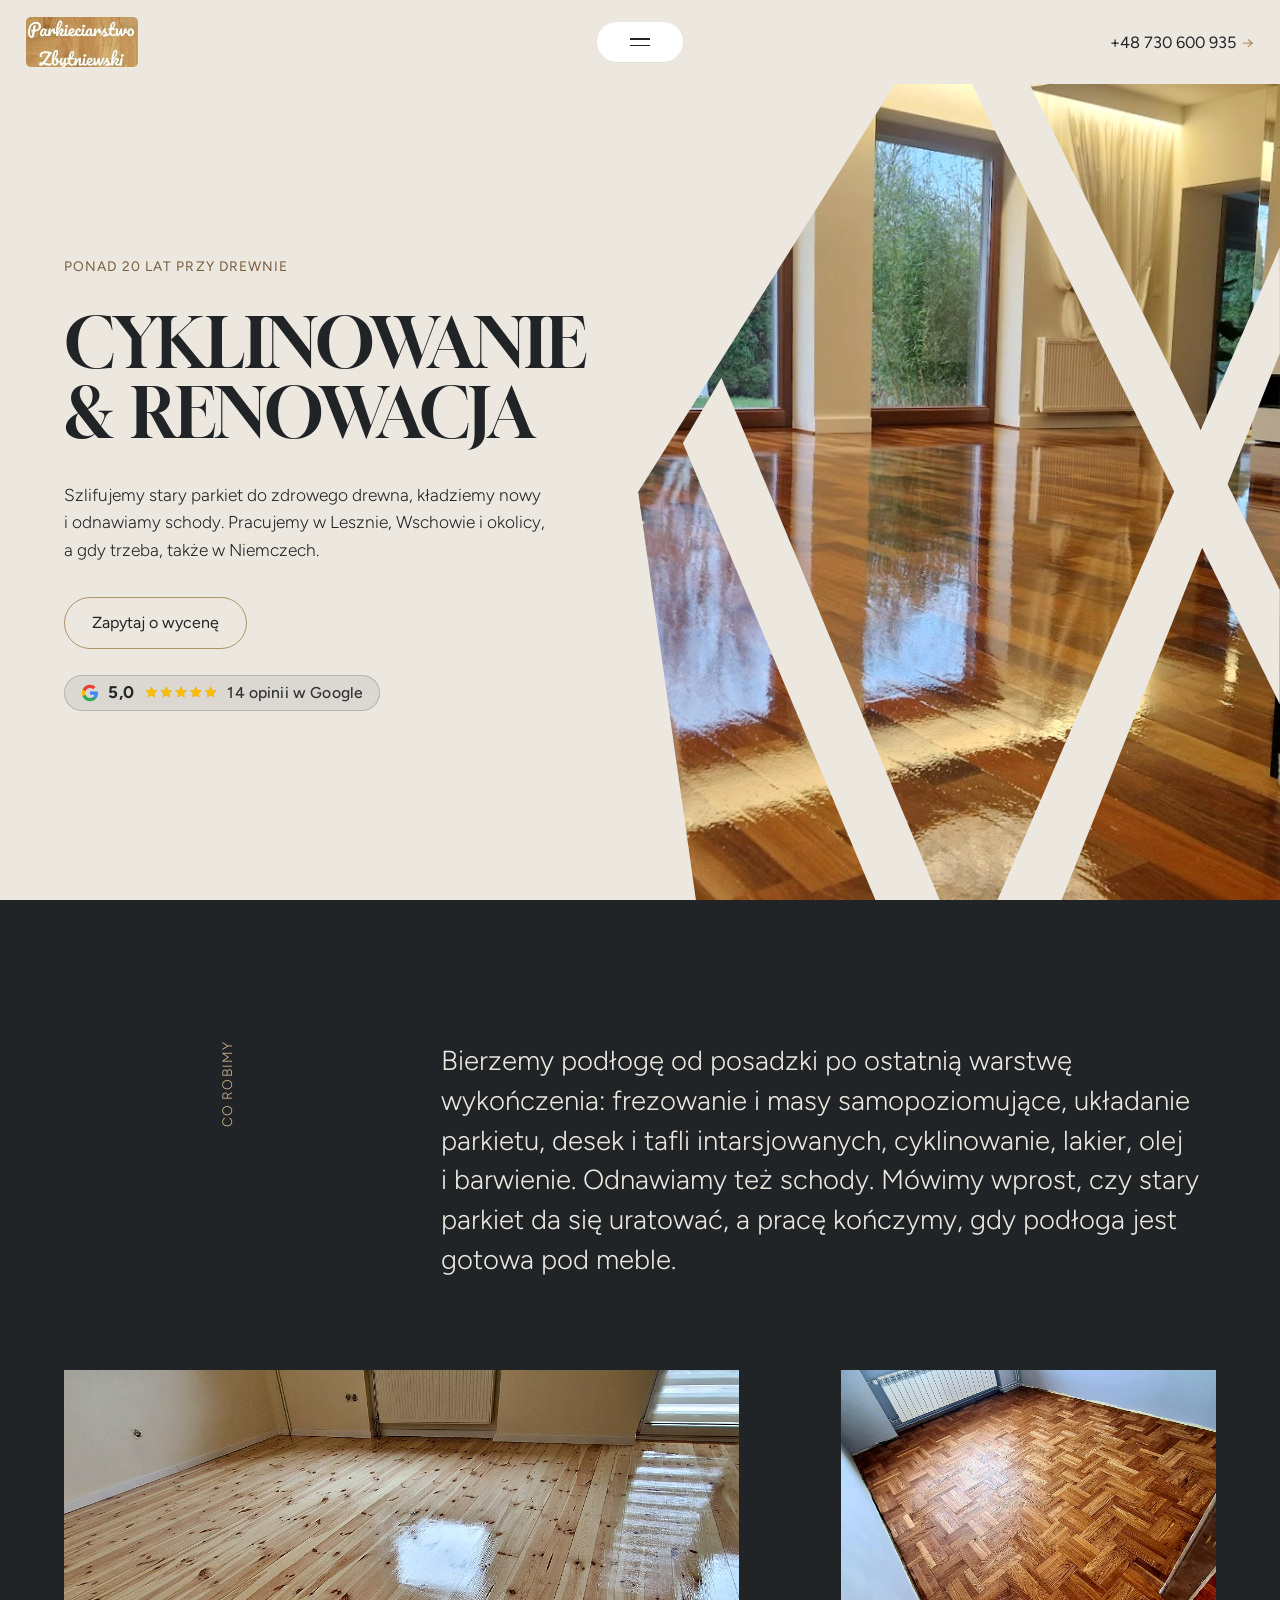
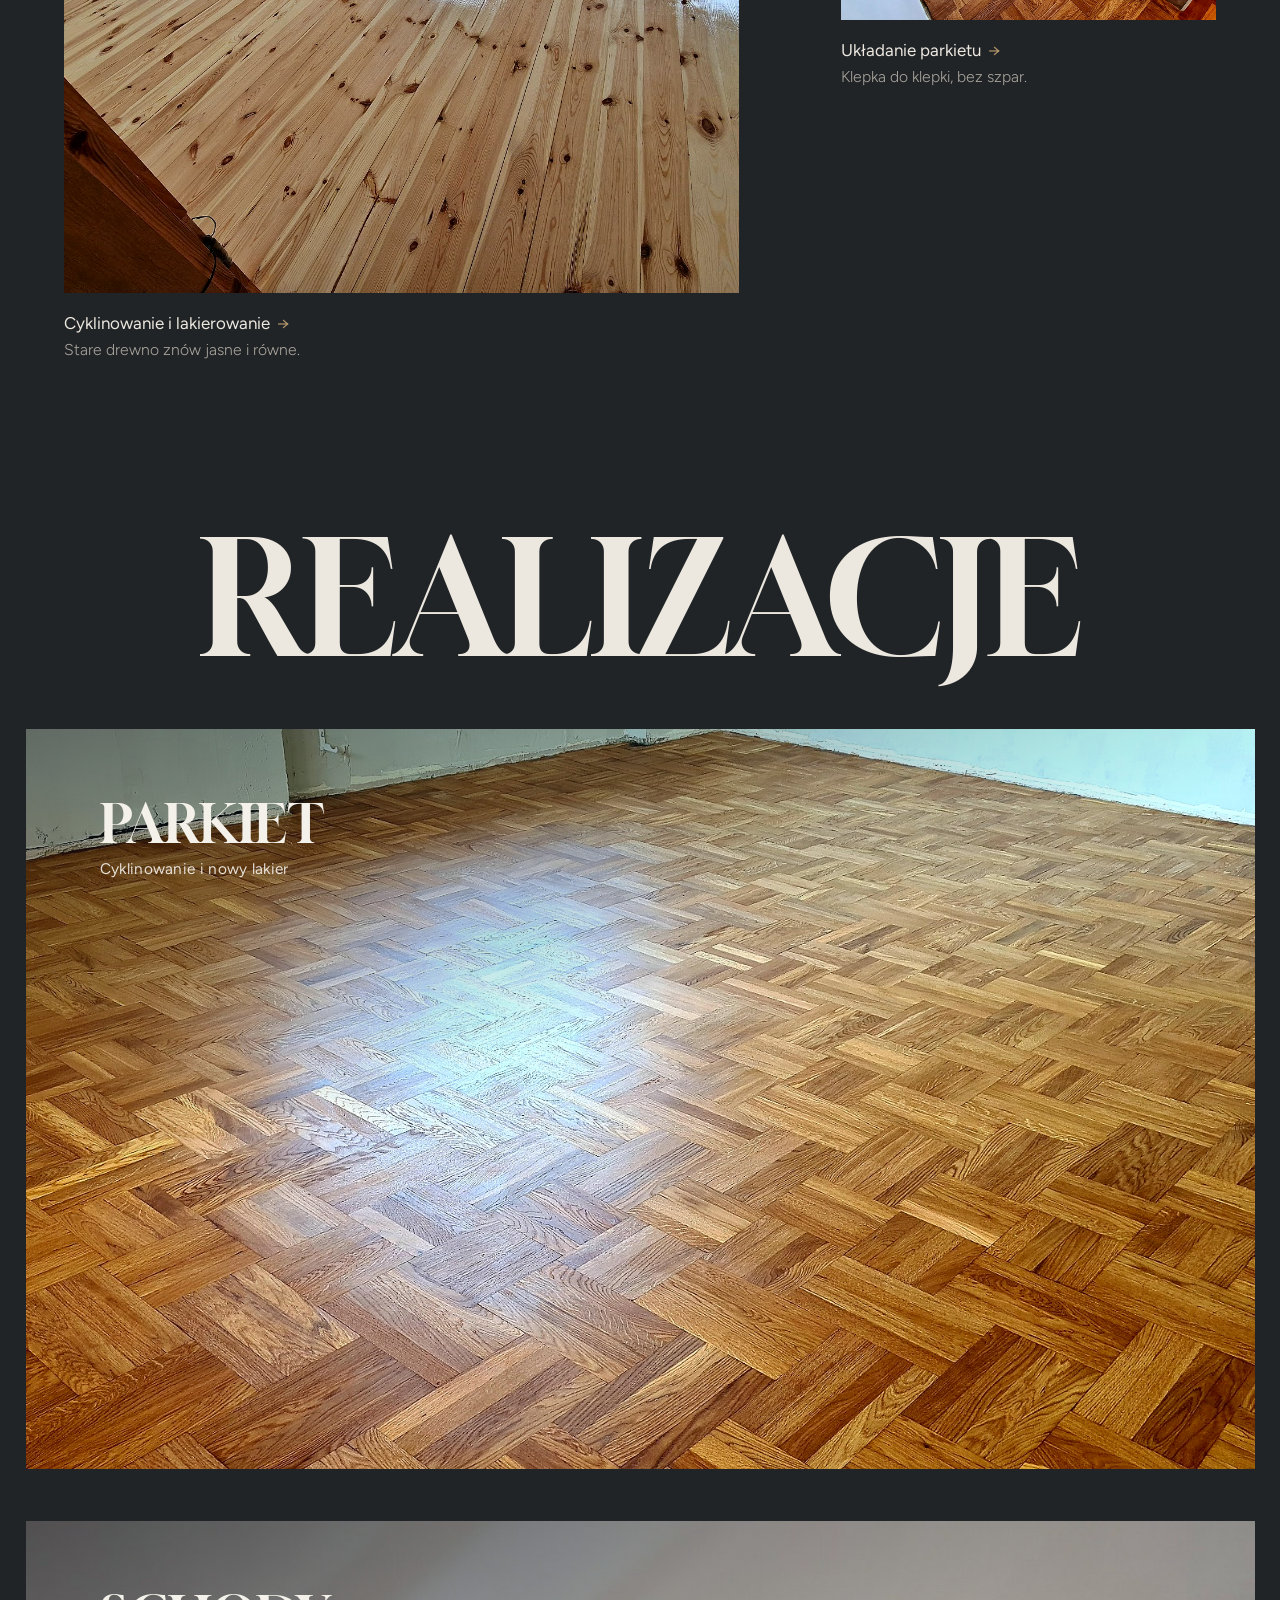
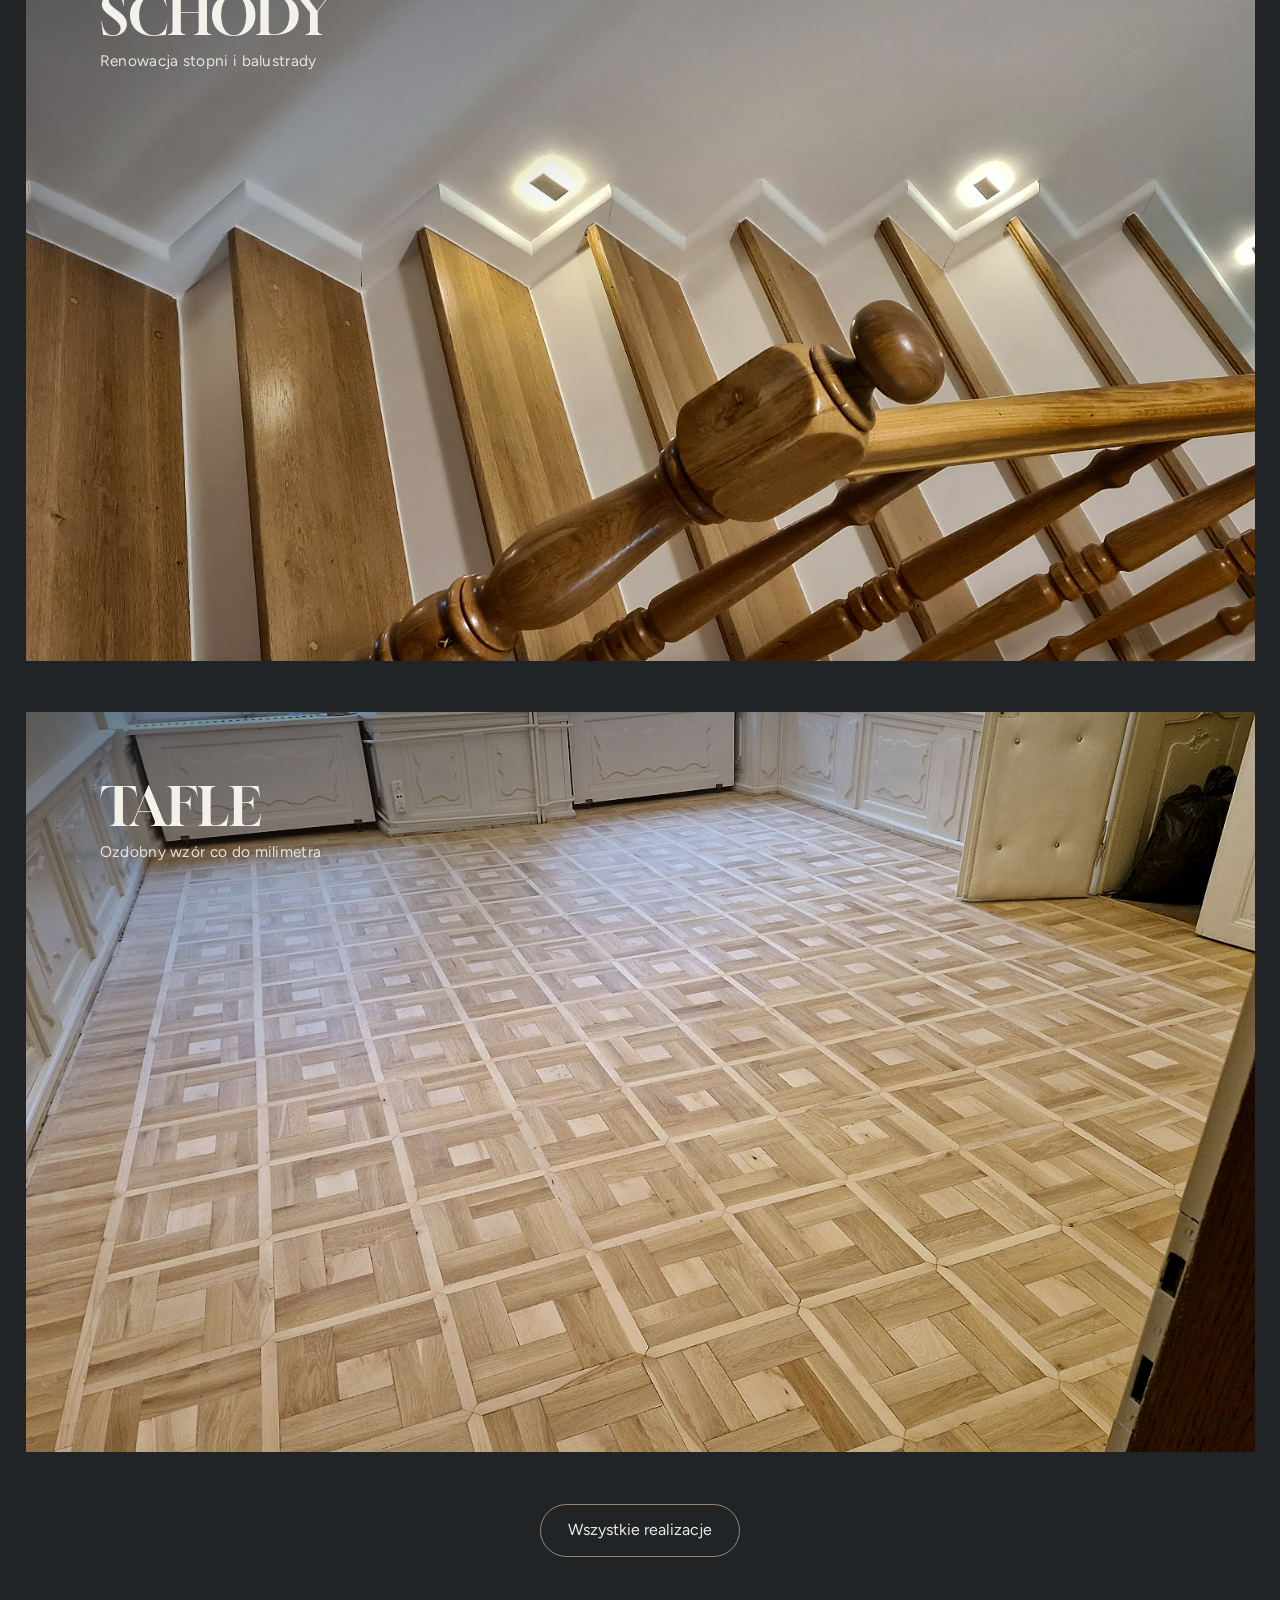
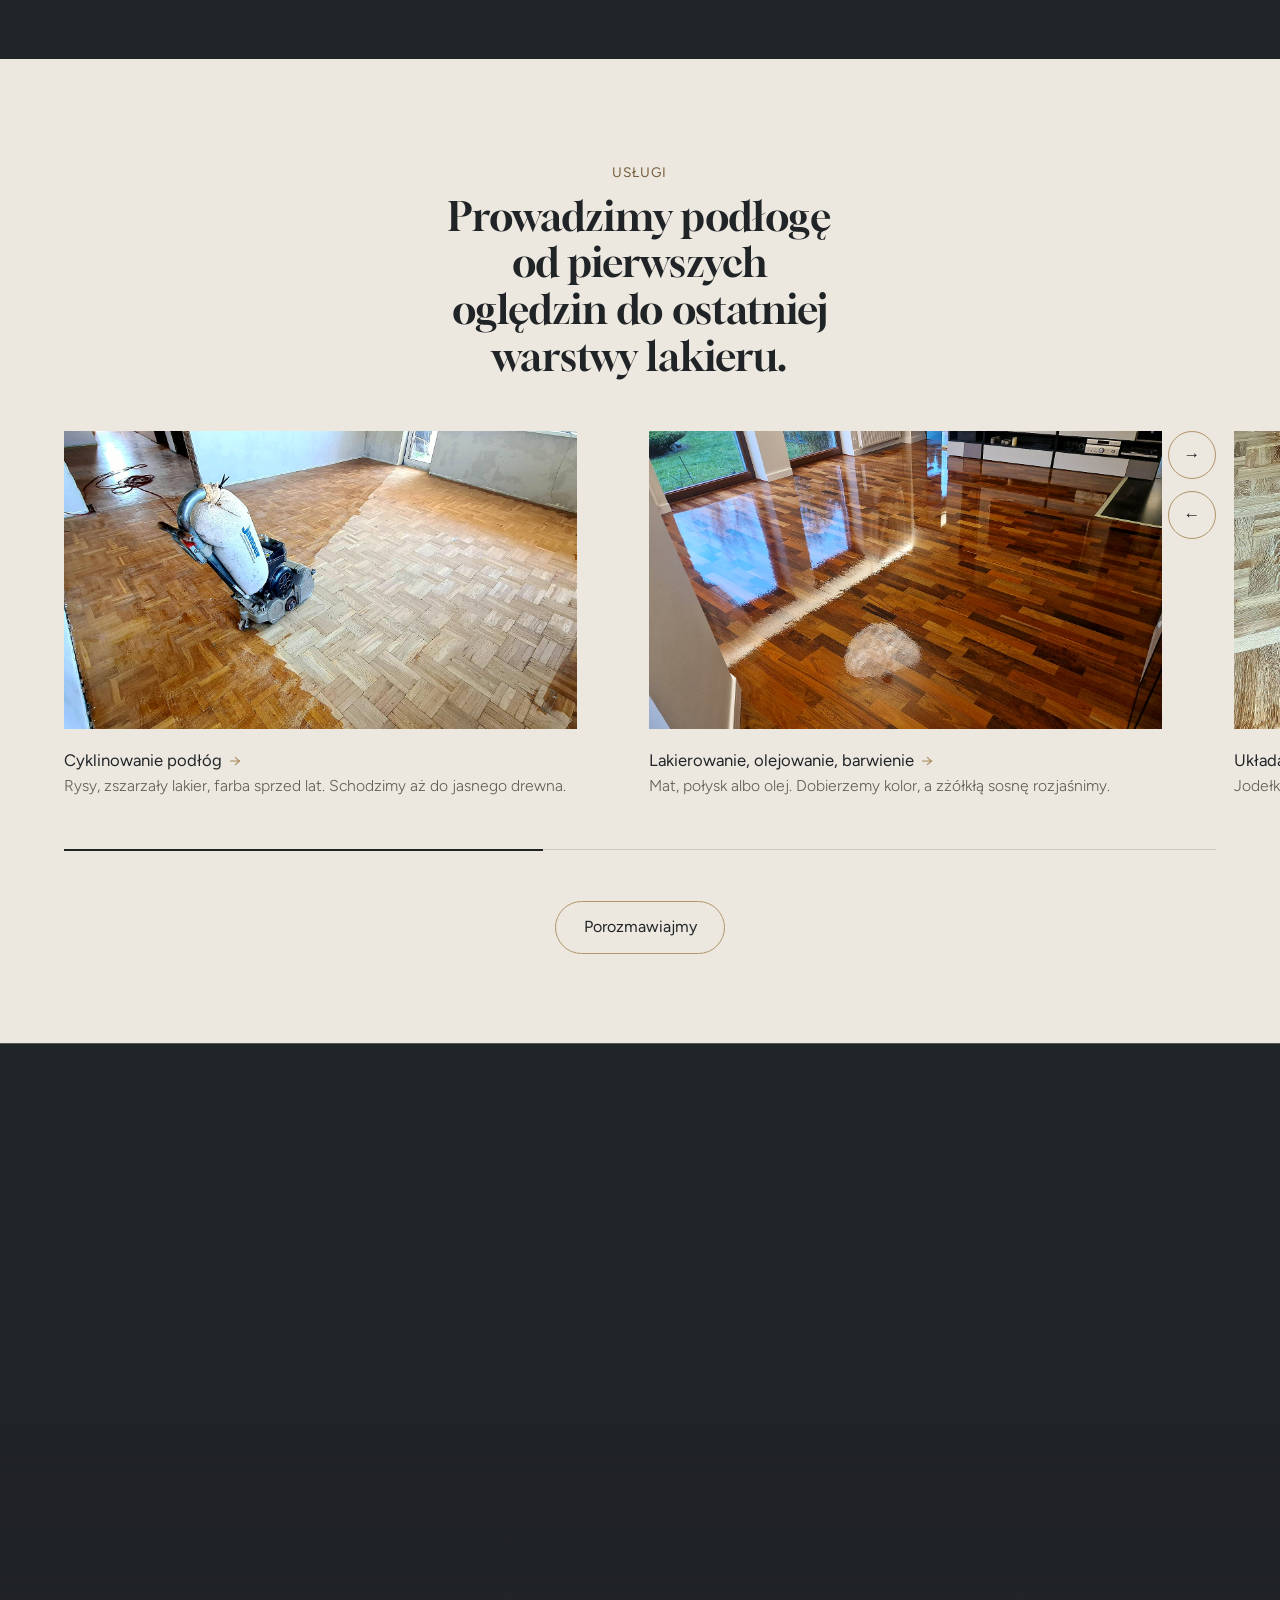
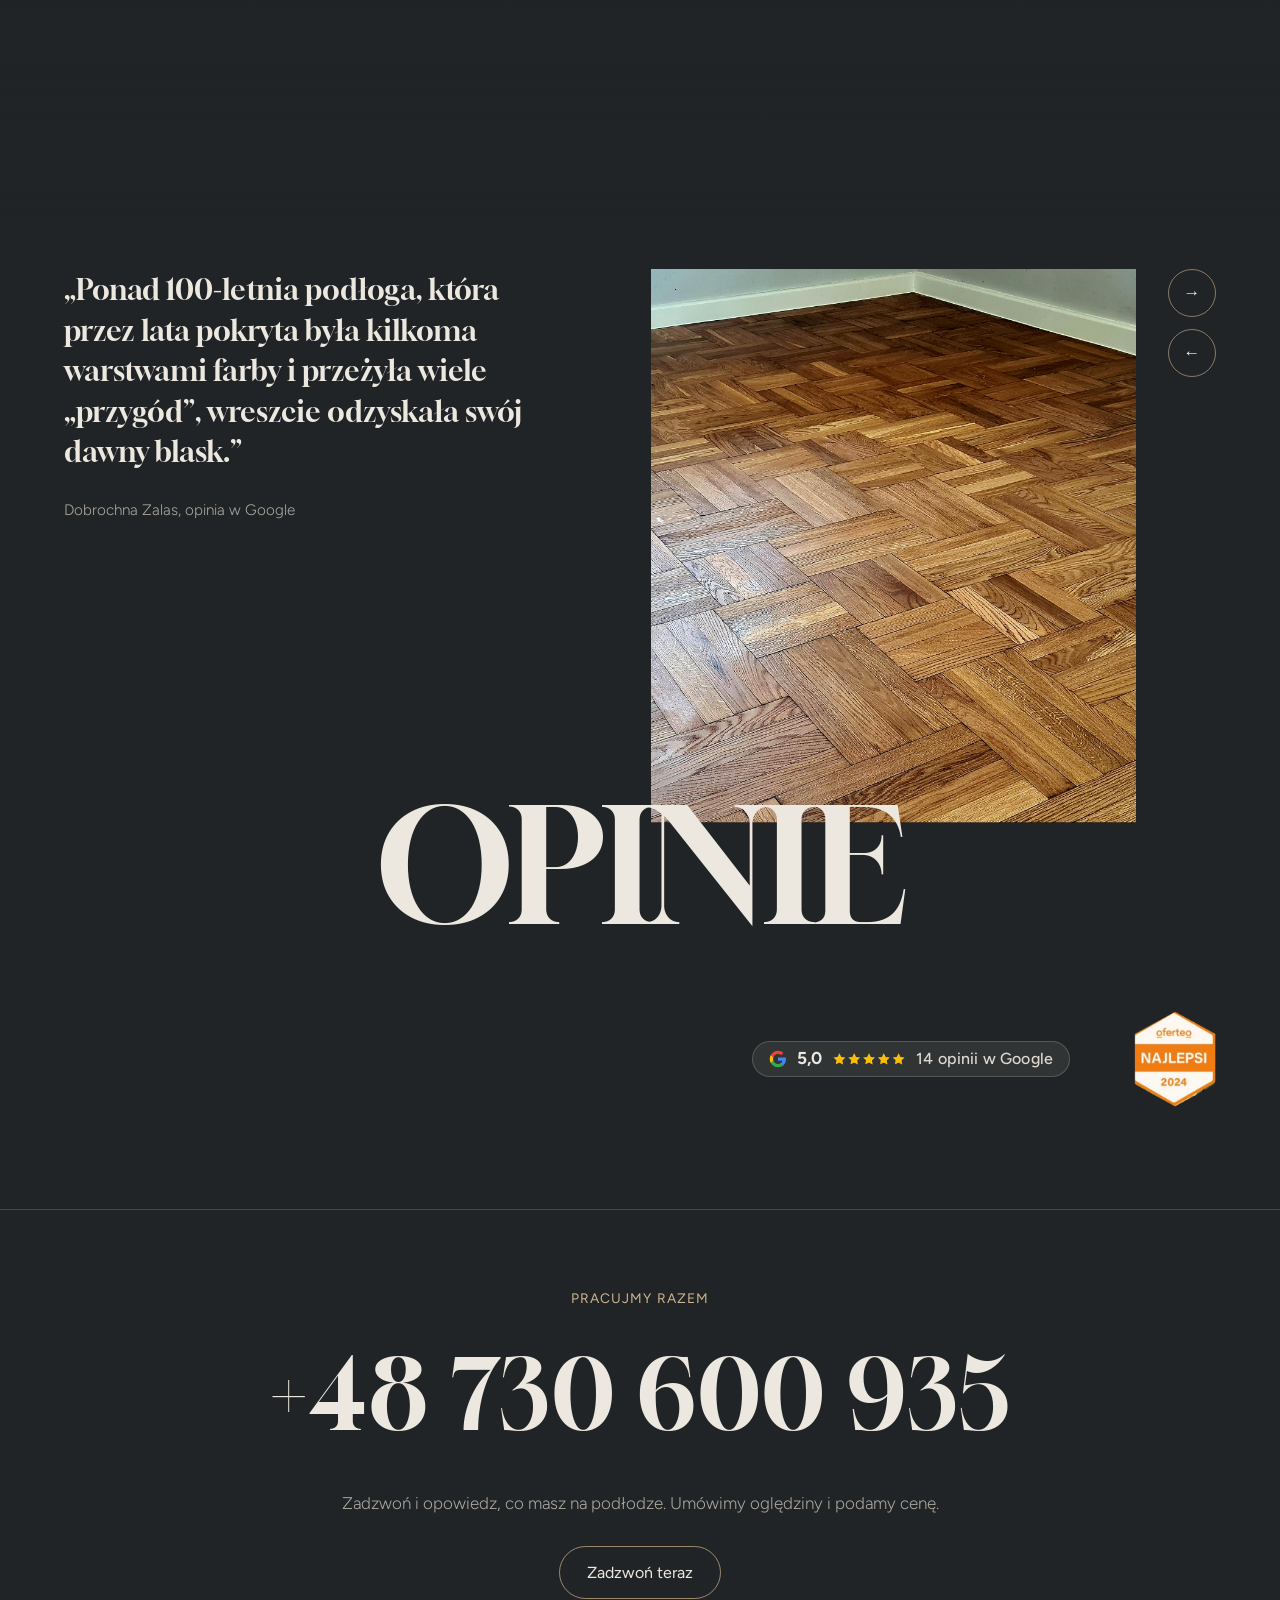
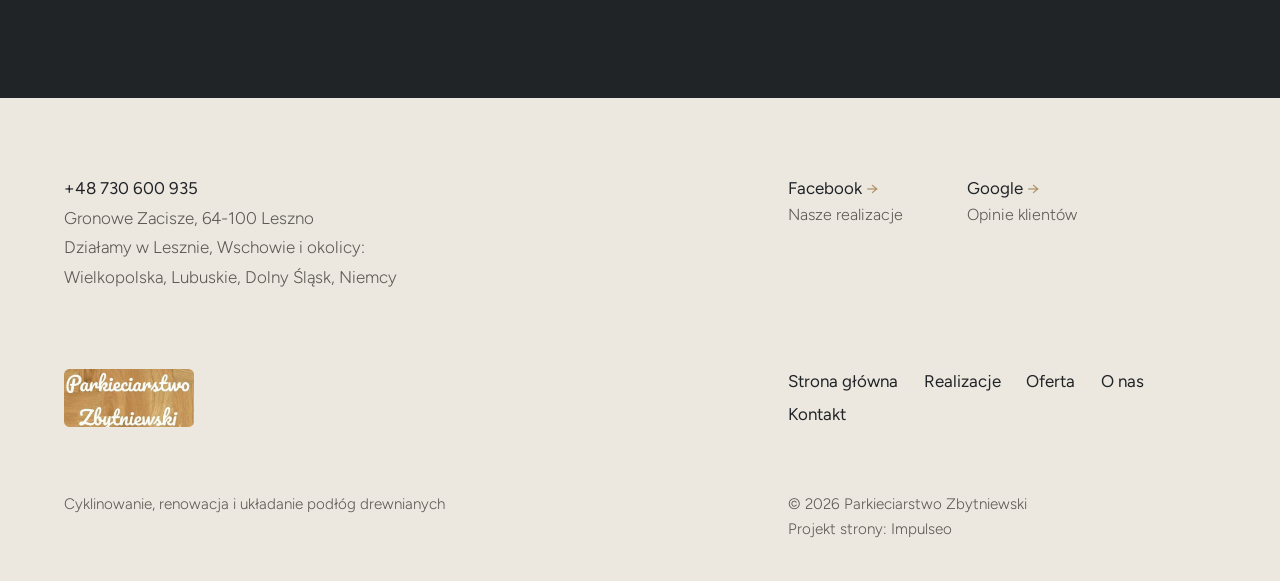
<file: index.html>
<!DOCTYPE html>
<html lang="pl">
<head>
<meta charset="UTF-8">
<meta name="viewport" content="width=device-width, initial-scale=1.0">
<title>Parkieciarstwo Zbytniewski - cyklinowanie, renowacja i układanie parkietu, Leszno i Wschowa</title>
<meta name="description" content="Parkieciarstwo Zbytniewski - cyklinowanie, lakierowanie, olejowanie i barwienie podłóg, układanie parkietu, desek i tafli intarsjowanych, renowacja schodów. Ponad 20 lat w zawodzie. Leszno, Wschowa, Wielkopolska, Lubuskie, Dolny Śląsk. Zadzwoń: 730 600 935.">
<link rel="canonical" href="https://kris20032.github.io/parkieciarstwo-zbytniewski/">
<meta name="robots" content="noindex, nofollow">
<meta property="og:type" content="website">
<meta property="og:locale" content="pl_PL">
<meta property="og:site_name" content="Parkieciarstwo Zbytniewski">
<meta property="og:title" content="Parkieciarstwo Zbytniewski - cyklinowanie, renowacja i układanie parkietu, Leszno i Wschowa">
<meta property="og:description" content="Parkieciarstwo Zbytniewski - cyklinowanie, lakierowanie, olejowanie i barwienie podłóg, układanie parkietu, desek i tafli intarsjowanych, renowacja schodów. Ponad 20 lat w zawodzie. Leszno, Wschowa, Wielkopolska, Lubuskie, Dolny Śląsk. Zadzwoń: 730 600 935.">
<meta property="og:url" content="https://kris20032.github.io/parkieciarstwo-zbytniewski/">
<meta property="og:image" content="https://kris20032.github.io/parkieciarstwo-zbytniewski/img/og.jpg">
<meta property="og:image:width" content="1200">
<meta property="og:image:height" content="630">
<meta name="twitter:card" content="summary_large_image">
<script type="application/ld+json">{"@context": "https://schema.org", "@type": "LocalBusiness", "name": "Parkieciarstwo Zbytniewski", "url": "https://kris20032.github.io/parkieciarstwo-zbytniewski/", "telephone": "+48730600935", "image": "https://kris20032.github.io/parkieciarstwo-zbytniewski/img/og.jpg", "areaServed": "Leszno", "sameAs": ["https://maps.google.com/?cid=15255674906880498433&g_mp=Cidnb29nbGUubWFwcy5wbGFjZXMudjEuUGxhY2VzLlNlYXJjaFRleHQQAhgEIAA", "https://www.facebook.com/parkieciarstwo.zbytniewski/"]}</script>
<link rel="preconnect" href="https://fonts.googleapis.com">
<link rel="preconnect" href="https://fonts.gstatic.com" crossorigin>
<link href="https://fonts.googleapis.com/css2?family=Gloock&family=Figtree:wght@300;400;500;600&display=swap" rel="stylesheet">
<link rel="stylesheet" href="assets/styles.css?v=20261104">
<link rel="stylesheet" href="assets/kw.css?v=20261104">
</head>
<body class="kw">

<header class="kw-head">
  <div class="kw-head-in">
    <a class="kw-brand" href="index.html"><img class="brand-logo" src="img/logo.png" alt="Parkieciarstwo Zbytniewski" width="430" height="192" decoding="async"></a>
    <button class="kw-burger" type="button" aria-label="Menu" aria-expanded="false" aria-controls="kw-menu"><span></span><span></span></button>
    <a class="kw-tel kw-link" href="tel:+48730600935">+48 730 600 935 <span class="kw-arr" aria-hidden="true">→</span></a>
  </div>
</header>
<nav class="kw-menu" id="kw-menu" aria-label="Menu główne">
    <a href="index.html" aria-current="page">Strona główna</a>
    <a href="realizacje.html">Realizacje</a>
    <a href="oferta.html">Oferta</a>
    <a href="o-nas.html">O nas</a>
    <a href="kontakt.html">Kontakt</a>
    <p class="kw-menu-foot"><a href="tel:+48730600935">+48 730 600 935</a> - Gronowe Zacisze, 64-100 Leszno</p>
</nav>

<main>
<section class="kw-hero">
  <div class="kw-hero-copy">
    <span class="kw-eyebrow">Ponad 20 lat przy drewnie</span>
    <h1>Cyklinowanie<br> &amp;&nbsp;renowacja</h1>
    <p>Szlifujemy stary parkiet do zdrowego drewna, kładziemy nowy i&nbsp;odnawiamy schody. Pracujemy w&nbsp;Lesznie, Wschowie i&nbsp;okolicy, a&nbsp;gdy trzeba, także w&nbsp;Niemczech.</p>
    <a class="kw-pill" href="kontakt.html">Zapytaj o&nbsp;wycenę</a>
    <div class="kw-hero-trust"><span class="g-badge"><svg class="gb-ico" viewBox="0 0 24 24" width="18" height="18" aria-hidden="true"><path fill="#4285F4" d="M22.56 12.25c0-.78-.07-1.53-.2-2.25H12v4.26h5.92c-.26 1.37-1.04 2.53-2.21 3.31v2.77h3.57c2.08-1.92 3.28-4.74 3.28-8.09z"/><path fill="#34A853" d="M12 23c2.97 0 5.46-.98 7.28-2.66l-3.57-2.77c-.98.66-2.23 1.06-3.71 1.06-2.86 0-5.29-1.93-6.16-4.53H2.18v2.84C3.99 20.53 7.7 23 12 23z"/><path fill="#FBBC05" d="M5.84 14.09c-.22-.66-.35-1.36-.35-2.09s.13-1.43.35-2.09V7.07H2.18C1.43 8.55 1 10.22 1 12s.43 3.45 1.18 4.93l2.85-2.22.81-.62z"/><path fill="#EA4335" d="M12 5.38c1.62 0 3.06.56 4.21 1.64l3.15-3.15C17.45 2.09 14.97 1 12 1 7.7 1 3.99 3.47 2.18 7.07l3.66 2.84c.87-2.6 3.3-4.53 6.16-4.53z"/></svg><b class="gb-ocena">5,0</b><svg class="gb-stars" viewBox="0 0 90 18" width="74" height="14.8" aria-hidden="true"><g fill="currentColor" opacity=".26"><path transform="translate(0,0)" d="M9 1.6l2.2 4.46 4.92.72-3.56 3.47.84 4.9L9 12.74l-4.4 2.31.84-4.9L1.88 6.68l4.92-.72L9 1.6Z"/><path transform="translate(18,0)" d="M9 1.6l2.2 4.46 4.92.72-3.56 3.47.84 4.9L9 12.74l-4.4 2.31.84-4.9L1.88 6.68l4.92-.72L9 1.6Z"/><path transform="translate(36,0)" d="M9 1.6l2.2 4.46 4.92.72-3.56 3.47.84 4.9L9 12.74l-4.4 2.31.84-4.9L1.88 6.68l4.92-.72L9 1.6Z"/><path transform="translate(54,0)" d="M9 1.6l2.2 4.46 4.92.72-3.56 3.47.84 4.9L9 12.74l-4.4 2.31.84-4.9L1.88 6.68l4.92-.72L9 1.6Z"/><path transform="translate(72,0)" d="M9 1.6l2.2 4.46 4.92.72-3.56 3.47.84 4.9L9 12.74l-4.4 2.31.84-4.9L1.88 6.68l4.92-.72L9 1.6Z"/></g><clipPath id="gs1001"><rect x="0" y="0" width="90.0" height="18"/></clipPath><g fill="#FBBC04" clip-path="url(#gs1001)"><path transform="translate(0,0)" d="M9 1.6l2.2 4.46 4.92.72-3.56 3.47.84 4.9L9 12.74l-4.4 2.31.84-4.9L1.88 6.68l4.92-.72L9 1.6Z"/><path transform="translate(18,0)" d="M9 1.6l2.2 4.46 4.92.72-3.56 3.47.84 4.9L9 12.74l-4.4 2.31.84-4.9L1.88 6.68l4.92-.72L9 1.6Z"/><path transform="translate(36,0)" d="M9 1.6l2.2 4.46 4.92.72-3.56 3.47.84 4.9L9 12.74l-4.4 2.31.84-4.9L1.88 6.68l4.92-.72L9 1.6Z"/><path transform="translate(54,0)" d="M9 1.6l2.2 4.46 4.92.72-3.56 3.47.84 4.9L9 12.74l-4.4 2.31.84-4.9L1.88 6.68l4.92-.72L9 1.6Z"/><path transform="translate(72,0)" d="M9 1.6l2.2 4.46 4.92.72-3.56 3.47.84 4.9L9 12.74l-4.4 2.31.84-4.9L1.88 6.68l4.92-.72L9 1.6Z"/></g></svg><span class="gb-txt">14 opinii w Google</span></span></div>
  </div>
  <div class="kw-cut">
    <img src="img/hero.jpg" fetchpriority="high" alt="Salon z parkietem po cyklinowaniu i lakierowaniu na wysoki połysk" width="1564" height="866">
    <svg viewBox="0 0 100 100" preserveAspectRatio="none" aria-hidden="true" focusable="false">
      <polygon points="52,0 61,0 100,62 100,76"/>
      <polygon points="100,20 100,33 66,100 56,100"/>
      <polygon points="7,44 13,36 47,100 37,100"/>
    </svg>
  </div>
</section>

<section class="kw-dark kw-what">
  <div class="kw-wrap wrap">
    <div class="kw-what-intro reveal">
      <span class="kw-vert">Co robimy</span>
      <p>Bierzemy podłogę od posadzki po ostatnią warstwę wykończenia: frezowanie i&nbsp;masy samopoziomujące, układanie parkietu, desek i&nbsp;tafli intarsjowanych, cyklinowanie, lakier, olej i&nbsp;barwienie. Odnawiamy też schody. Mówimy wprost, czy stary parkiet da się uratować, a&nbsp;pracę kończymy, gdy podłoga jest gotowa pod meble.</p>
    </div>
    <div class="kw-duo">
      <a class="kw-card reveal" href="oferta.html">
        <div class="kw-ph"><img src="img/g3.jpg" alt="Deski sosnowe po cyklinowaniu i lakierowaniu" width="1600" height="901" decoding="async"></div>
        <div class="kw-card-t">Cyklinowanie i&nbsp;lakierowanie <span class="kw-arr" aria-hidden="true">→</span></div>
        <div class="kw-card-s">Stare drewno znów jasne i&nbsp;równe.</div>
      </a>
      <a class="kw-card reveal" href="oferta.html">
        <div class="kw-ph"><img src="img/g8.jpg" alt="Parkiet w jodełkę w pokoju po renowacji" width="2048" height="922" decoding="async"></div>
        <div class="kw-card-t">Układanie parkietu <span class="kw-arr" aria-hidden="true">→</span></div>
        <div class="kw-card-s">Klepka do klepki, bez szpar.</div>
      </a>
    </div>
  </div>
</section>

<section class="kw-dark kw-work">
  <h2 class="kw-giant" aria-label="Realizacje">Realizacje</h2>
  <a class="kw-proj wrap reveal" href="realizacje.html">
    <img src="img/g16.jpg" alt="Parkiet ułożony we wzór, po cyklinowaniu i lakierowaniu" width="2048" height="922" decoding="async">
    <h3>Parkiet<small>Cyklinowanie i&nbsp;nowy lakier</small></h3>
  </a>
  <a class="kw-proj wrap reveal" href="realizacje.html">
    <img src="img/g7.jpg" alt="Drewniane schody z podświetleniem po renowacji" loading="lazy" width="2048" height="922" decoding="async">
    <h3>Schody<small>Renowacja stopni i&nbsp;balustrady</small></h3>
  </a>
  <a class="kw-proj wrap reveal" href="realizacje.html">
    <img src="img/about.jpg" alt="Ozdobne tafle parkietowe w jasnym wnętrzu" loading="lazy" width="1600" height="901" decoding="async">
    <h3>Tafle<small>Ozdobny wzór co do milimetra</small></h3>
  </a>
  <div class="kw-center reveal"><a class="kw-pill" href="realizacje.html">Wszystkie realizacje</a></div>
</section>

<section class="kw-svc">
  <div class="kw-wrap wrap">
    <div class="kw-svc-head reveal">
      <span class="kw-eyebrow">Usługi</span>
      <h2>Prowadzimy podłogę od pierwszych oględzin do ostatniej warstwy lakieru.</h2>
    </div>
    <div class="kw-car reveal">
      <div class="kw-track" tabindex="0" aria-label="Usługi">
        <a class="kw-slide kw-card" href="oferta.html">
          <div class="kw-ph"><img src="img/g10.jpg" alt="Cyklinowanie parkietu maszyną" loading="lazy" width="2048" height="922" decoding="async"></div>
          <h3>Cyklinowanie podłóg <span class="kw-arr" aria-hidden="true">→</span></h3>
          <p>Rysy, zszarzały lakier, farba sprzed lat. Schodzimy aż do jasnego drewna.</p>
        </a>
        <a class="kw-slide kw-card" href="oferta.html">
          <div class="kw-ph"><img src="img/g1.jpg" alt="Podłoga po lakierowaniu na wysoki połysk" loading="lazy" width="1600" height="901" decoding="async"></div>
          <h3>Lakierowanie, olejowanie, barwienie <span class="kw-arr" aria-hidden="true">→</span></h3>
          <p>Mat, połysk albo olej. Dobierzemy kolor, a&nbsp;zżółkłą sosnę rozjaśnimy.</p>
        </a>
        <a class="kw-slide kw-card" href="oferta.html">
          <div class="kw-ph"><img src="img/g6.jpg" alt="Jasny dębowy parkiet ułożony we wzór" loading="lazy" width="2048" height="922" decoding="async"></div>
          <h3>Układanie parkietu i&nbsp;desek <span class="kw-arr" aria-hidden="true">→</span></h3>
          <p>Jodełka, deska lita, warstwówka. Podłoga, która leży cicho przez lata.</p>
        </a>
        <a class="kw-slide kw-card" href="oferta.html">
          <div class="kw-ph"><img src="img/g13.jpg" alt="Jasna podłoga z parkietu po renowacji" loading="lazy" width="2048" height="922" decoding="async"></div>
          <h3>Tafle i&nbsp;intarsje <span class="kw-arr" aria-hidden="true">→</span></h3>
          <p>Wzory składane z&nbsp;klepek dla kamienic, dworów i&nbsp;starych domów.</p>
        </a>
        <a class="kw-slide kw-card" href="oferta.html">
          <div class="kw-ph"><img src="img/g12.jpg" alt="Drewniane schody po renowacji" loading="lazy" width="1600" height="3463" decoding="async"></div>
          <h3>Renowacja schodów <span class="kw-arr" aria-hidden="true">→</span></h3>
          <p>Stopnie i&nbsp;poręcze w&nbsp;tym samym odcieniu co podłoga obok.</p>
        </a>
      </div>
      <div class="kw-arrows">
        <button type="button" data-kw="next" aria-label="Następna usługa">→</button>
        <button type="button" data-kw="prev" aria-label="Poprzednia usługa">←</button>
      </div>
      <div class="kw-progress" aria-hidden="true"><i></i></div>
    </div>
    <div class="kw-center reveal"><a class="kw-pill" href="kontakt.html">Porozmawiajmy</a></div>
  </div>
</section>

<section class="stopklatka kw-bleed" aria-hidden="true">
  <div class="stk-bg" style="background-image:url(img/g4.jpg)"></div>
</section>

<section class="kw-dark kw-kudos">
  <div class="kw-wrap wrap">
    <div class="kw-quote-car reveal">
      <div class="kw-quotes">
        <figure class="kw-q on"><blockquote>„Ponad 100-letnia podłoga, która przez lata pokryta była kilkoma warstwami farby i&nbsp;przeżyła wiele „przygód”, wreszcie odzyskała swój dawny blask.”</blockquote><cite>Dobrochna Zalas, opinia w&nbsp;Google</cite></figure>
        <figure class="kw-q"><blockquote>„Z czystym sumieniem polecam usługi Pana Michała! To nie tylko genialny fachowiec, który przywrócił podłogom dawny blask, ale przede wszystkim cudowny, ciepły człowiek.”</blockquote><cite>Estera Pytel, opinia w&nbsp;Google</cite></figure>
      </div>
      <div class="kw-quote-ph">
        <img src="img/g11.jpg" alt="Parkiet po renowacji" loading="lazy" width="1818" height="1818" decoding="async">
        <img src="img/g2.jpg" alt="Lakierowany parkiet w korytarzu" loading="lazy" width="2048" height="922" decoding="async">
      </div>
      <div class="kw-arrows">
        <button type="button" data-kw="next" aria-label="Następna opinia">→</button>
        <button type="button" data-kw="prev" aria-label="Poprzednia opinia">←</button>
      </div>
    </div>
    <h2 class="kw-giant" aria-label="Opinie">Opinie</h2>
    <div class="kw-badges reveal">
      <a href="https://maps.google.com/?cid=15255674906880498433&amp;g_mp=Cidnb29nbGUubWFwcy5wbGFjZXMudjEuUGxhY2VzLlNlYXJjaFRleHQQAhgEIAA" target="_blank" rel="noopener"><span class="g-badge"><svg class="gb-ico" viewBox="0 0 24 24" width="18" height="18" aria-hidden="true"><path fill="#4285F4" d="M22.56 12.25c0-.78-.07-1.53-.2-2.25H12v4.26h5.92c-.26 1.37-1.04 2.53-2.21 3.31v2.77h3.57c2.08-1.92 3.28-4.74 3.28-8.09z"/><path fill="#34A853" d="M12 23c2.97 0 5.46-.98 7.28-2.66l-3.57-2.77c-.98.66-2.23 1.06-3.71 1.06-2.86 0-5.29-1.93-6.16-4.53H2.18v2.84C3.99 20.53 7.7 23 12 23z"/><path fill="#FBBC05" d="M5.84 14.09c-.22-.66-.35-1.36-.35-2.09s.13-1.43.35-2.09V7.07H2.18C1.43 8.55 1 10.22 1 12s.43 3.45 1.18 4.93l2.85-2.22.81-.62z"/><path fill="#EA4335" d="M12 5.38c1.62 0 3.06.56 4.21 1.64l3.15-3.15C17.45 2.09 14.97 1 12 1 7.7 1 3.99 3.47 2.18 7.07l3.66 2.84c.87-2.6 3.3-4.53 6.16-4.53z"/></svg><b class="gb-ocena">5,0</b><svg class="gb-stars" viewBox="0 0 90 18" width="74" height="14.8" aria-hidden="true"><g fill="currentColor" opacity=".26"><path transform="translate(0,0)" d="M9 1.6l2.2 4.46 4.92.72-3.56 3.47.84 4.9L9 12.74l-4.4 2.31.84-4.9L1.88 6.68l4.92-.72L9 1.6Z"/><path transform="translate(18,0)" d="M9 1.6l2.2 4.46 4.92.72-3.56 3.47.84 4.9L9 12.74l-4.4 2.31.84-4.9L1.88 6.68l4.92-.72L9 1.6Z"/><path transform="translate(36,0)" d="M9 1.6l2.2 4.46 4.92.72-3.56 3.47.84 4.9L9 12.74l-4.4 2.31.84-4.9L1.88 6.68l4.92-.72L9 1.6Z"/><path transform="translate(54,0)" d="M9 1.6l2.2 4.46 4.92.72-3.56 3.47.84 4.9L9 12.74l-4.4 2.31.84-4.9L1.88 6.68l4.92-.72L9 1.6Z"/><path transform="translate(72,0)" d="M9 1.6l2.2 4.46 4.92.72-3.56 3.47.84 4.9L9 12.74l-4.4 2.31.84-4.9L1.88 6.68l4.92-.72L9 1.6Z"/></g><clipPath id="gs1002"><rect x="0" y="0" width="90.0" height="18"/></clipPath><g fill="#FBBC04" clip-path="url(#gs1002)"><path transform="translate(0,0)" d="M9 1.6l2.2 4.46 4.92.72-3.56 3.47.84 4.9L9 12.74l-4.4 2.31.84-4.9L1.88 6.68l4.92-.72L9 1.6Z"/><path transform="translate(18,0)" d="M9 1.6l2.2 4.46 4.92.72-3.56 3.47.84 4.9L9 12.74l-4.4 2.31.84-4.9L1.88 6.68l4.92-.72L9 1.6Z"/><path transform="translate(36,0)" d="M9 1.6l2.2 4.46 4.92.72-3.56 3.47.84 4.9L9 12.74l-4.4 2.31.84-4.9L1.88 6.68l4.92-.72L9 1.6Z"/><path transform="translate(54,0)" d="M9 1.6l2.2 4.46 4.92.72-3.56 3.47.84 4.9L9 12.74l-4.4 2.31.84-4.9L1.88 6.68l4.92-.72L9 1.6Z"/><path transform="translate(72,0)" d="M9 1.6l2.2 4.46 4.92.72-3.56 3.47.84 4.9L9 12.74l-4.4 2.31.84-4.9L1.88 6.68l4.92-.72L9 1.6Z"/></g></svg><span class="gb-txt">14 opinii w Google</span></span></a>
      <span class="odz kw-odz"><img src="img/odznaka-oferteo-najlepsi-2024.png" alt="Oferteo Najlepsi 2024" loading="lazy" decoding="async" width="222" height="260"></span>
    </div>
  </div>
</section>

<section class="kw-dark kw-call">
  <div class="kw-wrap wrap reveal">
    <span class="kw-eyebrow">Pracujmy razem</span>
    <a class="kw-num" href="tel:+48730600935">+48 730 600 935</a>
    <p>Zadzwoń i&nbsp;opowiedz, co masz na podłodze. Umówimy oględziny i&nbsp;podamy cenę.</p>
    <a class="kw-pill" href="tel:+48730600935">Zadzwoń teraz</a>
  </div>
</section>
</main>

<footer class="kw-foot">
  <div class="kw-wrap wrap">
    <div class="kw-foot-top">
      <div class="kw-foot-list">
        <a href="tel:+48730600935">+48 730 600 935</a>
        <span>Gronowe Zacisze, 64-100 Leszno</span>
        <span>Działamy w&nbsp;Lesznie, Wschowie i&nbsp;okolicy:</span>
        <span>Wielkopolska, Lubuskie, Dolny Śląsk, Niemcy</span>
      </div>
      <div class="kw-foot-soc">
        <a class="soc" href="https://www.facebook.com/parkieciarstwo.zbytniewski/" target="_blank" rel="noopener"><span>Facebook <span class="kw-arr" aria-hidden="true">→</span></span><small>Nasze realizacje</small></a>
        <a class="soc" href="https://maps.google.com/?cid=15255674906880498433&amp;g_mp=Cidnb29nbGUubWFwcy5wbGFjZXMudjEuUGxhY2VzLlNlYXJjaFRleHQQAhgEIAA" target="_blank" rel="noopener"><span>Google <span class="kw-arr" aria-hidden="true">→</span></span><small>Opinie klientów</small></a>
      </div>
    </div>
    <div class="kw-foot-mid">
      <a href="index.html" class="kw-brand"><img src="img/logo.png" alt="Parkieciarstwo Zbytniewski" width="430" height="192" loading="lazy" decoding="async"></a>
      <nav class="kw-foot-nav" aria-label="Stopka">
        <a href="index.html">Strona główna</a> <a href="realizacje.html">Realizacje</a> <a href="oferta.html">Oferta</a> <a href="o-nas.html">O nas</a> <a href="kontakt.html">Kontakt</a>
      </nav>
    </div>
    <div class="kw-foot-bot">
      <span>Cyklinowanie, renowacja i&nbsp;układanie podłóg drewnianych</span>
      <span>© 2026 Parkieciarstwo Zbytniewski<br>Projekt strony: <a href="https://impulseo.pl" target="_blank" rel="noopener">Impulseo</a></span>
    </div>
  </div>
</footer>
<div class="sticky-reserve"><a class="sr-book" href="kontakt.html">Zapytaj o wycenę</a><a class="sr-call" href="tel:+48730600935" aria-label="Zadzwoń"><svg class="ico-tel" width="16" height="16" viewBox="0 0 24 24" fill="none" aria-hidden="true"><path d="M6.6 10.8a15.5 15.5 0 0 0 6.6 6.6l2.2-2.2a1 1 0 0 1 1-.24 11.4 11.4 0 0 0 3.6.58 1 1 0 0 1 1 1V20a1 1 0 0 1-1 1A17 17 0 0 1 3 4a1 1 0 0 1 1-1h3.5a1 1 0 0 1 1 1c0 1.25.2 2.46.58 3.6a1 1 0 0 1-.25 1l-2.23 2.2Z" fill="currentColor"/></svg></a></div>
<div class="demo-wazne" data-do="2026-11-10" data-cykl="3" hidden><svg class="dw-ico" width="13" height="13" viewBox="0 0 24 24" fill="none" aria-hidden="true"><circle cx="12" cy="12" r="8.6" stroke="currentColor" stroke-width="1.8"/><path d="M12 7.2V12l3.3 2" stroke="currentColor" stroke-width="1.8" stroke-linecap="round"/></svg><span class="dw-txt"></span></div>

<script src="assets/main.js?v=20261104"></script>
<script src="assets/kw.js?v=20261104"></script>
</body>
</html>
</file>
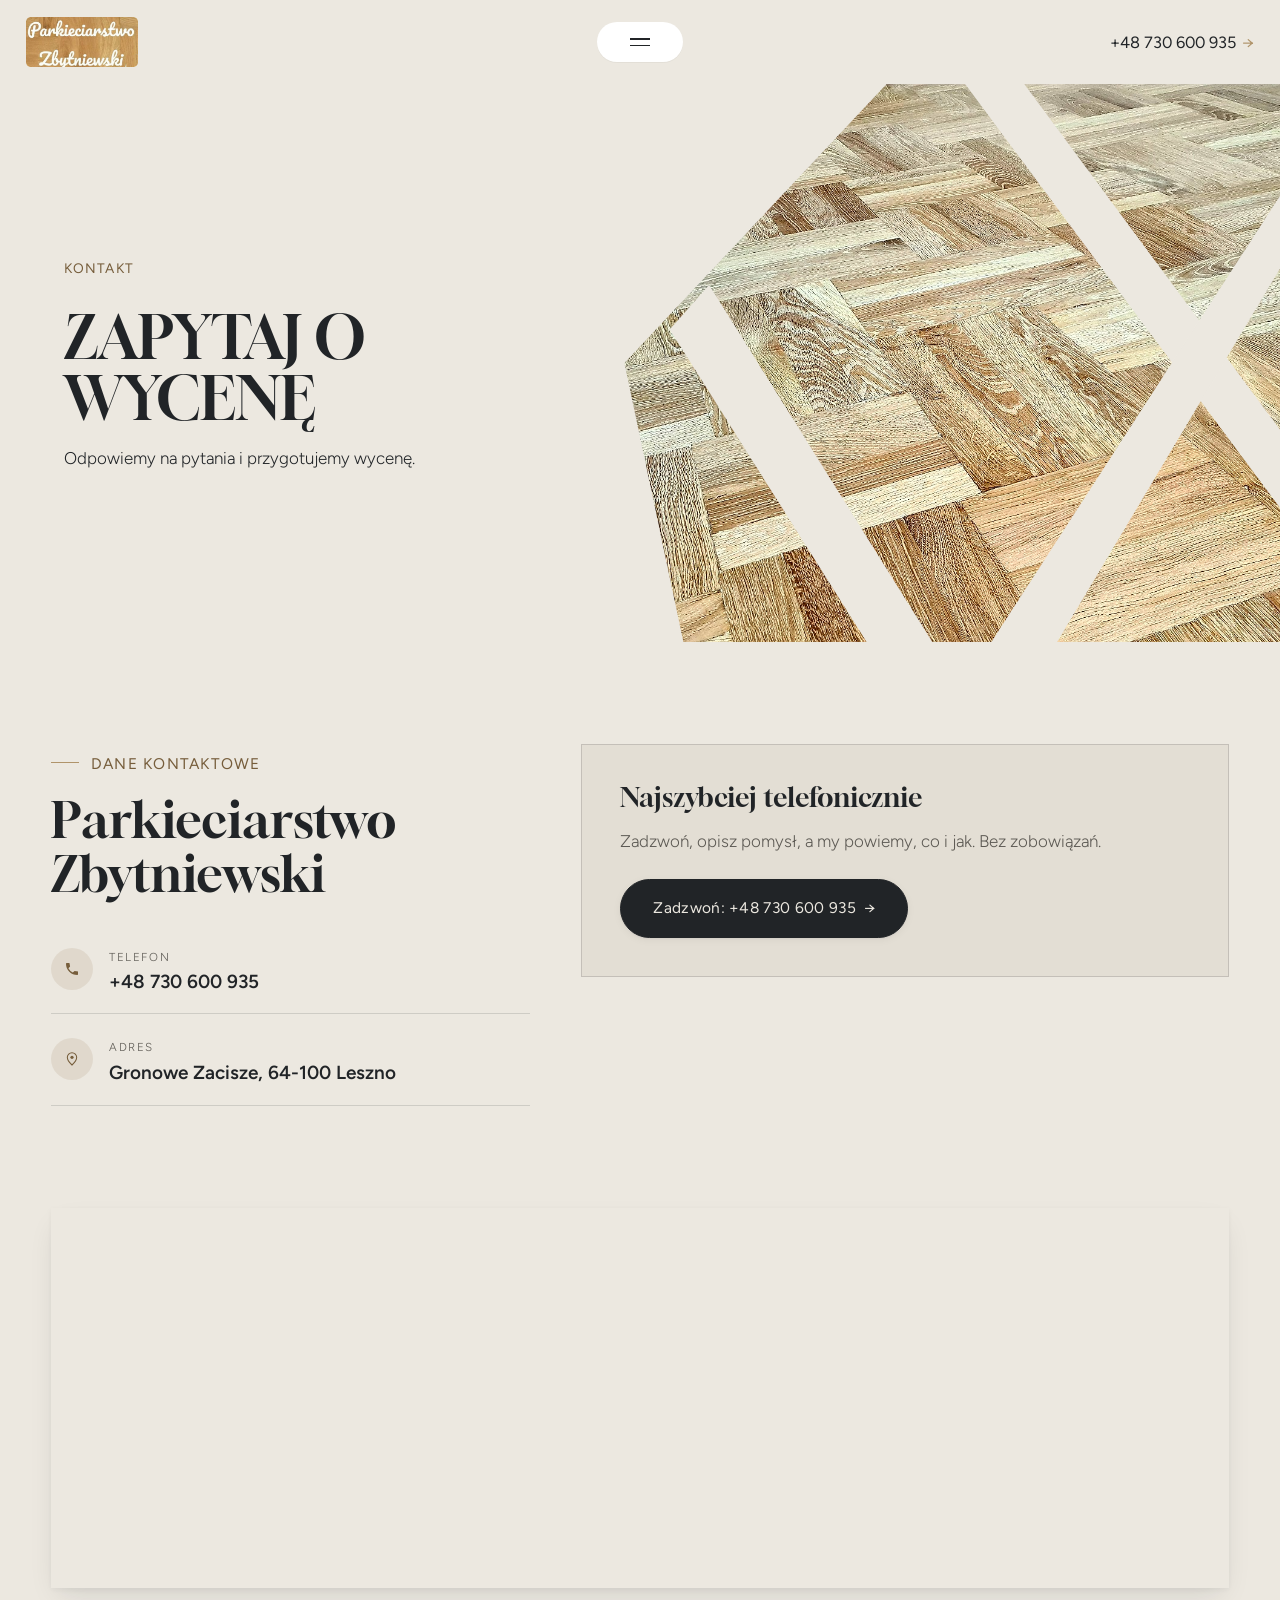
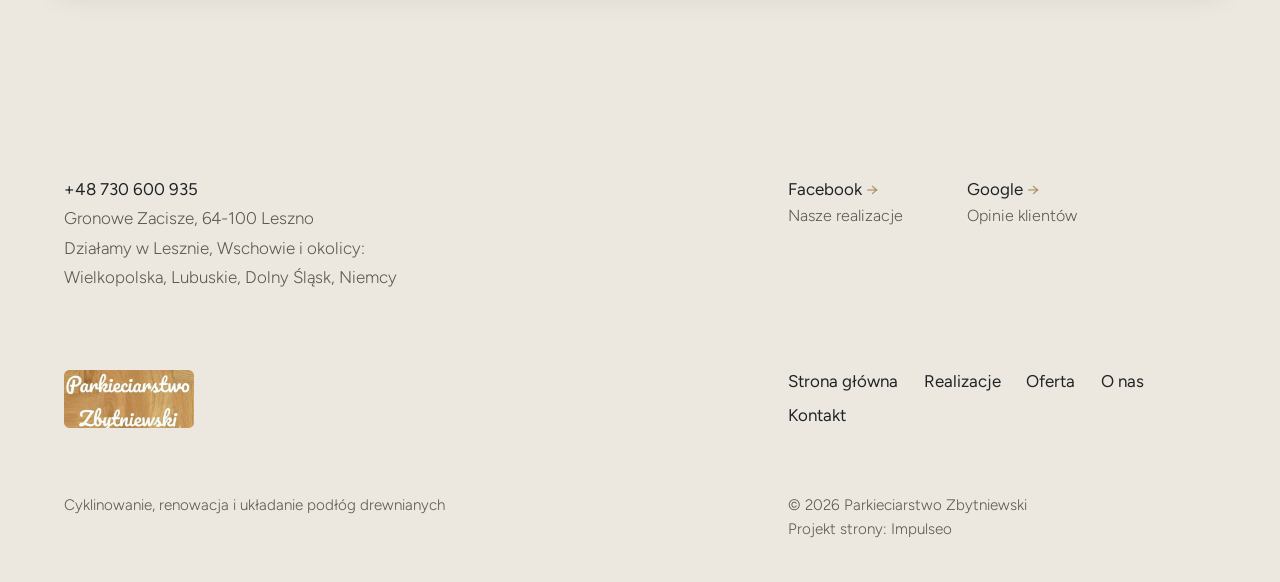
<file: kontakt.html>
<!DOCTYPE html>
<html lang="pl">
<head>
<meta charset="UTF-8">
<meta name="viewport" content="width=device-width, initial-scale=1.0">
<title>Kontakt - Parkieciarstwo Zbytniewski</title>
<meta name="description" content="Kontakt Parkieciarstwo Zbytniewski - Gronowe Zacisze, 64-100 Leszno">
<link rel="canonical" href="https://kris20032.github.io/parkieciarstwo-zbytniewski/kontakt.html">
<meta name="robots" content="noindex, nofollow">
<meta property="og:type" content="website">
<meta property="og:locale" content="pl_PL">
<meta property="og:site_name" content="Parkieciarstwo Zbytniewski">
<meta property="og:title" content="Kontakt - Parkieciarstwo Zbytniewski">
<meta property="og:description" content="Kontakt Parkieciarstwo Zbytniewski - Gronowe Zacisze, 64-100 Leszno">
<meta property="og:url" content="https://kris20032.github.io/parkieciarstwo-zbytniewski/kontakt.html">
<meta property="og:image" content="https://kris20032.github.io/parkieciarstwo-zbytniewski/img/og.jpg">
<meta property="og:image:width" content="1200">
<meta property="og:image:height" content="630">
<meta name="twitter:card" content="summary_large_image">
<link rel="preconnect" href="https://fonts.googleapis.com">
<link rel="preconnect" href="https://fonts.gstatic.com" crossorigin>
<link href="https://fonts.googleapis.com/css2?family=Gloock&family=Figtree:wght@300;400;500;600&display=swap" rel="stylesheet">
<link rel="stylesheet" href="assets/styles.css?v=20261104">
<link rel="stylesheet" href="assets/kw.css?v=20261104">
</head>
<body class="kw">

<header class="kw-head">
  <div class="kw-head-in">
    <a class="kw-brand" href="index.html"><img class="brand-logo" src="img/logo.png" alt="Parkieciarstwo Zbytniewski" width="430" height="192" decoding="async"></a>
    <button class="kw-burger" type="button" aria-label="Menu" aria-expanded="false" aria-controls="kw-menu"><span></span><span></span></button>
    <a class="kw-tel kw-link" href="tel:+48730600935">+48 730 600 935 <span class="kw-arr" aria-hidden="true">→</span></a>
  </div>
</header>
<nav class="kw-menu" id="kw-menu" aria-label="Menu główne">
    <a href="index.html">Strona główna</a>
    <a href="realizacje.html">Realizacje</a>
    <a href="oferta.html">Oferta</a>
    <a href="o-nas.html">O nas</a>
    <a href="kontakt.html" aria-current="page">Kontakt</a>
    <p class="kw-menu-foot"><a href="tel:+48730600935">+48 730 600 935</a> - Gronowe Zacisze, 64-100 Leszno</p>
</nav>

<main>
<section class="pagehead">
  <img src="img/g6.jpg" alt="Parkieciarstwo Zbytniewski - Zapytaj o wycenę" width="2048" height="922" decoding="async">
  <div class="wrap">
    <span class="eyebrow">Kontakt</span>
    <h1>Zapytaj o wycenę</h1>
    <p>Odpowiemy na pytania i przygotujemy wycenę.</p>
  </div>
</section>
<section>
  <div class="wrap contact-grid">
    <div class="reveal">
      <span class="eyebrow">Dane kontaktowe</span>
      <h2 style="margin:var(--space-4) 0 var(--space-6)">Parkieciarstwo Zbytniewski</h2>
      <div class="info-list">
        <div class="info-row"><div class="ic"><svg class="ico-tel" width="16" height="16" viewBox="0 0 24 24" fill="none" aria-hidden="true"><path d="M6.6 10.8a15.5 15.5 0 0 0 6.6 6.6l2.2-2.2a1 1 0 0 1 1-.24 11.4 11.4 0 0 0 3.6.58 1 1 0 0 1 1 1V20a1 1 0 0 1-1 1A17 17 0 0 1 3 4a1 1 0 0 1 1-1h3.5a1 1 0 0 1 1 1c0 1.25.2 2.46.58 3.6a1 1 0 0 1-.25 1l-2.23 2.2Z" fill="currentColor"/></svg></div><div><div class="lbl">Telefon</div><a class="val" href="tel:+48730600935">+48 730 600 935</a></div></div>
        <div class="info-row"><div class="ic"><svg class="ico-pin" width="16" height="16" viewBox="0 0 24 24" fill="none" aria-hidden="true"><path d="M12 21s7-6.1 7-11.5A7 7 0 0 0 5 9.5C5 14.9 12 21 12 21Z" stroke="currentColor" stroke-width="1.6" fill="none"/><circle cx="12" cy="9.5" r="2.4" fill="currentColor"/></svg></div><div><div class="lbl">Adres</div><div class="val">Gronowe Zacisze, 64-100 Leszno</div></div></div>
      </div>
    </div>
    <div class="reveal">
      <div class="form">
        <h3 style="margin-bottom:var(--space-4)">Najszybciej telefonicznie</h3>
        <p class="muted" style="margin-bottom:var(--space-5)">Zadzwoń, opisz pomysł, a my powiemy, co i jak. Bez zobowiązań.</p>
        <a href="tel:+48730600935" class="btn btn-accent" style="justify-content:center">Zadzwoń: +48 730 600 935 <span class="arr">→</span></a>
      </div>
    </div>
  </div>
</section>
<section style="padding-top:0">
  <div class="wrap reveal">
    <iframe class="map" title="Parkieciarstwo Zbytniewski - Leszno" src="https://maps.google.com/maps?q=51.8690515%2C16.5890267&z=15&output=embed" loading="lazy" referrerpolicy="no-referrer-when-downgrade"></iframe>
  </div>
</section>
</main>

<footer class="kw-foot">
  <div class="kw-wrap wrap">
    <div class="kw-foot-top">
      <div class="kw-foot-list">
        <a href="tel:+48730600935">+48 730 600 935</a>
        <span>Gronowe Zacisze, 64-100 Leszno</span>
        <span>Działamy w&nbsp;Lesznie, Wschowie i&nbsp;okolicy:</span>
        <span>Wielkopolska, Lubuskie, Dolny Śląsk, Niemcy</span>
      </div>
      <div class="kw-foot-soc">
        <a class="soc" href="https://www.facebook.com/parkieciarstwo.zbytniewski/" target="_blank" rel="noopener"><span>Facebook <span class="kw-arr" aria-hidden="true">→</span></span><small>Nasze realizacje</small></a>
        <a class="soc" href="https://maps.google.com/?cid=15255674906880498433&amp;g_mp=Cidnb29nbGUubWFwcy5wbGFjZXMudjEuUGxhY2VzLlNlYXJjaFRleHQQAhgEIAA" target="_blank" rel="noopener"><span>Google <span class="kw-arr" aria-hidden="true">→</span></span><small>Opinie klientów</small></a>
      </div>
    </div>
    <div class="kw-foot-mid">
      <a href="index.html" class="kw-brand"><img src="img/logo.png" alt="Parkieciarstwo Zbytniewski" width="430" height="192" loading="lazy" decoding="async"></a>
      <nav class="kw-foot-nav" aria-label="Stopka">
        <a href="index.html">Strona główna</a> <a href="realizacje.html">Realizacje</a> <a href="oferta.html">Oferta</a> <a href="o-nas.html">O nas</a> <a href="kontakt.html">Kontakt</a>
      </nav>
    </div>
    <div class="kw-foot-bot">
      <span>Cyklinowanie, renowacja i&nbsp;układanie podłóg drewnianych</span>
      <span>© 2026 Parkieciarstwo Zbytniewski<br>Projekt strony: <a href="https://impulseo.pl" target="_blank" rel="noopener">Impulseo</a></span>
    </div>
  </div>
</footer>
<div class="sticky-reserve"><a class="sr-book" href="kontakt.html">Zapytaj o wycenę</a><a class="sr-call" href="tel:+48730600935" aria-label="Zadzwoń"><svg class="ico-tel" width="16" height="16" viewBox="0 0 24 24" fill="none" aria-hidden="true"><path d="M6.6 10.8a15.5 15.5 0 0 0 6.6 6.6l2.2-2.2a1 1 0 0 1 1-.24 11.4 11.4 0 0 0 3.6.58 1 1 0 0 1 1 1V20a1 1 0 0 1-1 1A17 17 0 0 1 3 4a1 1 0 0 1 1-1h3.5a1 1 0 0 1 1 1c0 1.25.2 2.46.58 3.6a1 1 0 0 1-.25 1l-2.23 2.2Z" fill="currentColor"/></svg></a></div>
<div class="demo-wazne" data-do="2026-11-10" data-cykl="3" hidden><svg class="dw-ico" width="13" height="13" viewBox="0 0 24 24" fill="none" aria-hidden="true"><circle cx="12" cy="12" r="8.6" stroke="currentColor" stroke-width="1.8"/><path d="M12 7.2V12l3.3 2" stroke="currentColor" stroke-width="1.8" stroke-linecap="round"/></svg><span class="dw-txt"></span></div>

<script src="assets/main.js?v=20261104"></script>
<script src="assets/kw.js?v=20261104"></script>
</body>
</html>
</file>
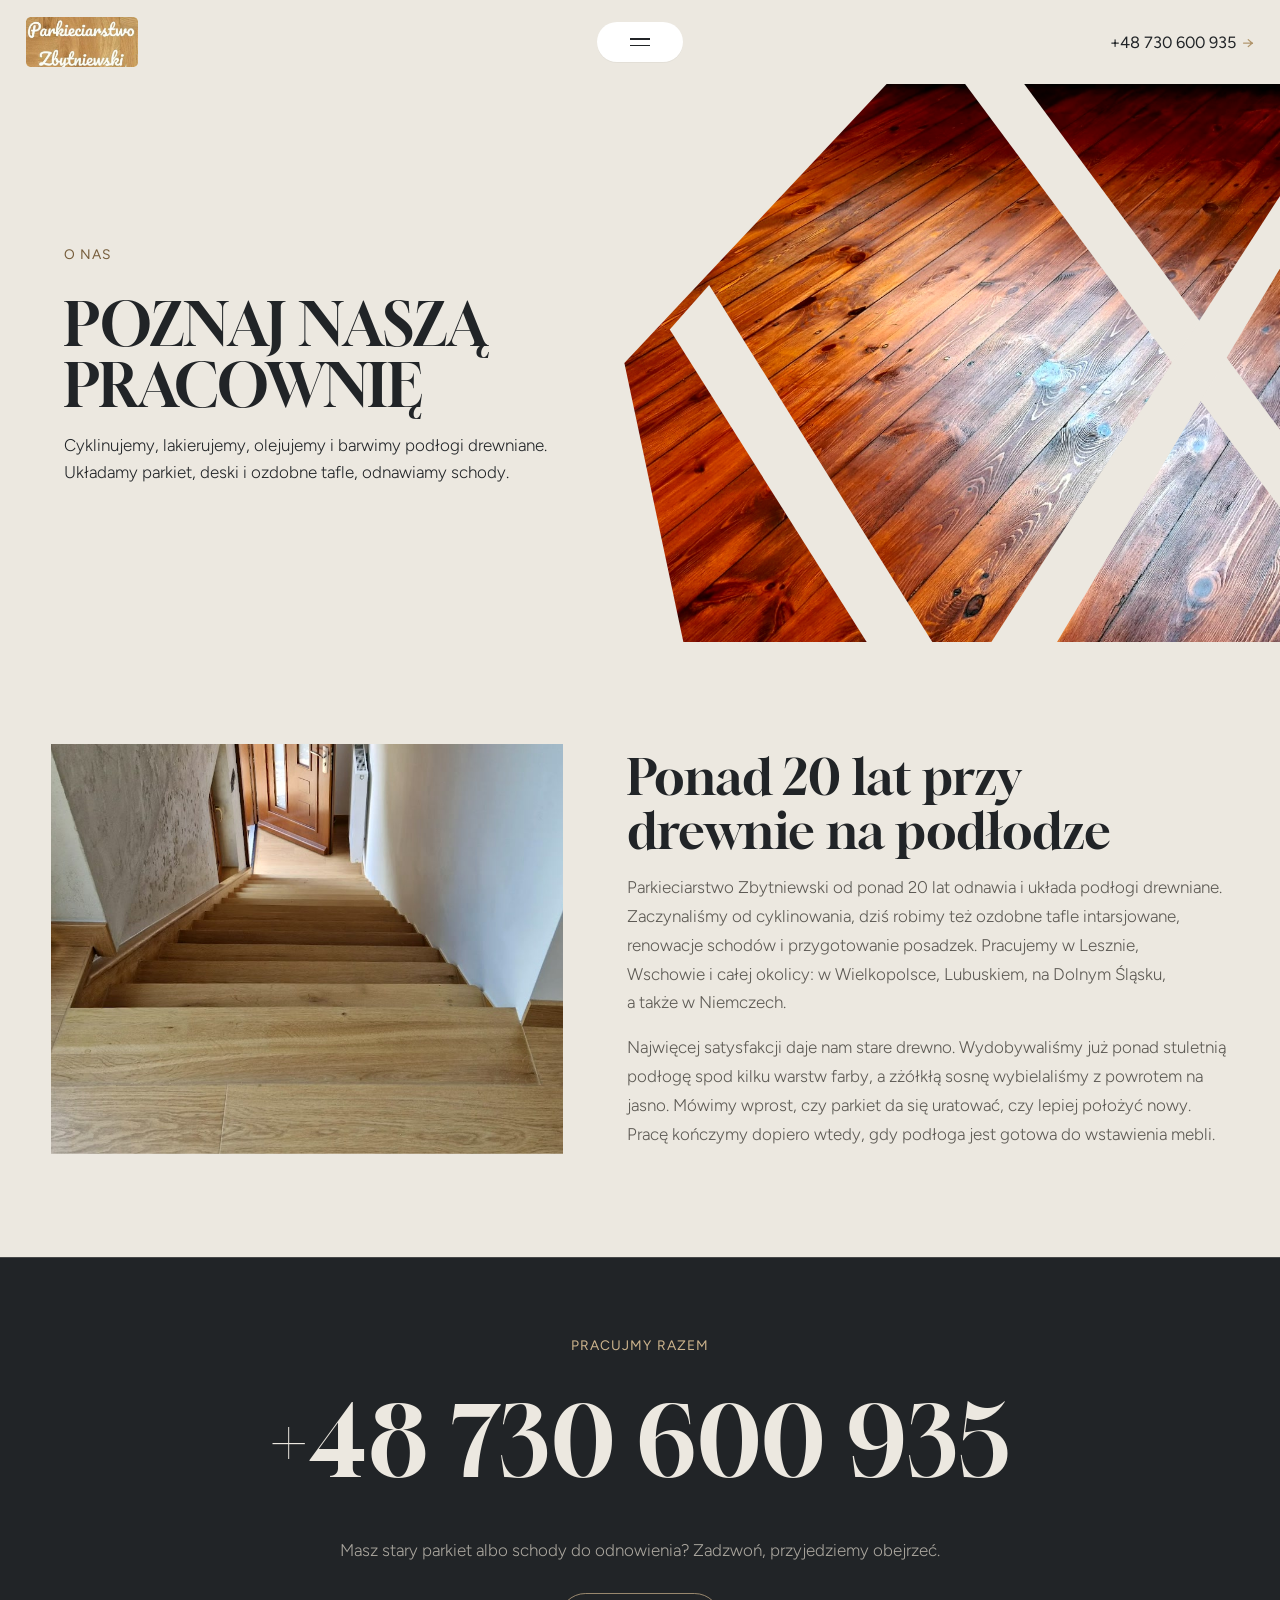
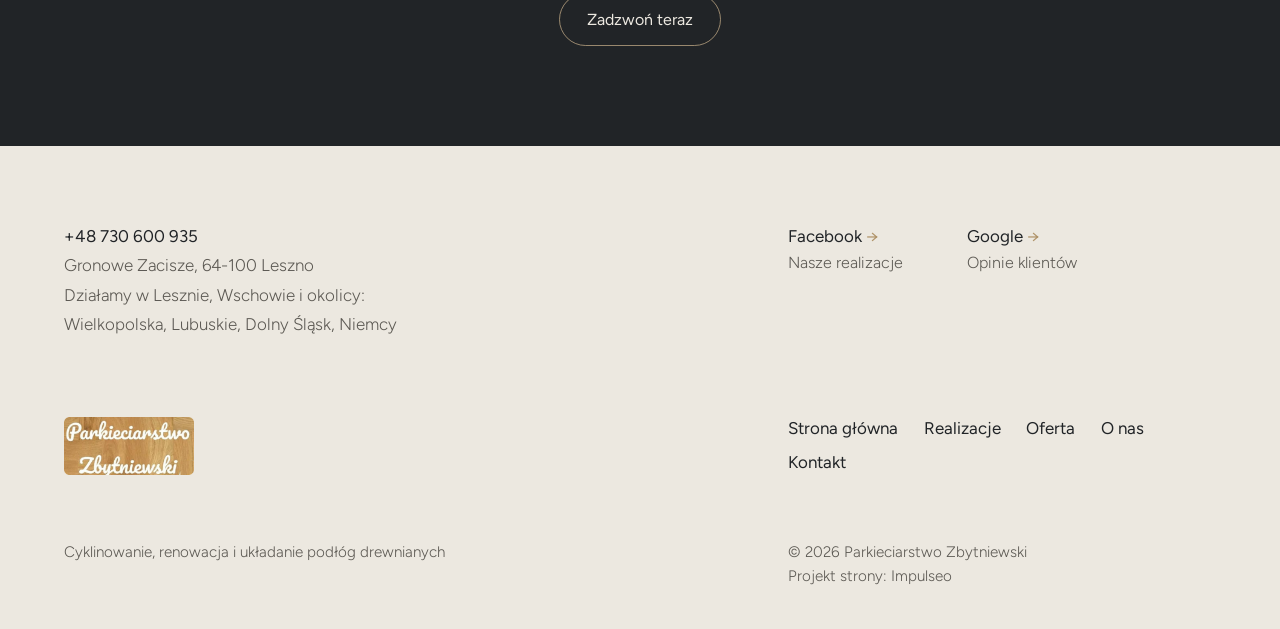
<file: o-nas.html>
<!DOCTYPE html>
<html lang="pl">
<head>
<meta charset="UTF-8">
<meta name="viewport" content="width=device-width, initial-scale=1.0">
<title>O nas - Parkieciarstwo Zbytniewski</title>
<meta name="description" content="Parkieciarstwo Zbytniewski - cyklinowanie, lakierowanie, olejowanie i barwienie podłóg, układanie parkietu, desek i tafli intarsjowanych, renowacja schodów. Ponad 20 lat w zawodzie. Leszno, Wschowa, Wielkopolska, Lubuskie, Dolny Śląsk. Zadzwoń: 730 600 935.">
<link rel="canonical" href="https://kris20032.github.io/parkieciarstwo-zbytniewski/o-nas.html">
<meta name="robots" content="noindex, nofollow">
<meta property="og:type" content="website">
<meta property="og:locale" content="pl_PL">
<meta property="og:site_name" content="Parkieciarstwo Zbytniewski">
<meta property="og:title" content="O nas - Parkieciarstwo Zbytniewski">
<meta property="og:description" content="Parkieciarstwo Zbytniewski - cyklinowanie, lakierowanie, olejowanie i barwienie podłóg, układanie parkietu, desek i tafli intarsjowanych, renowacja schodów. Ponad 20 lat w zawodzie. Leszno, Wschowa, Wielkopolska, Lubuskie, Dolny Śląsk. Zadzwoń: 730 600 935.">
<meta property="og:url" content="https://kris20032.github.io/parkieciarstwo-zbytniewski/o-nas.html">
<meta property="og:image" content="https://kris20032.github.io/parkieciarstwo-zbytniewski/img/og.jpg">
<meta property="og:image:width" content="1200">
<meta property="og:image:height" content="630">
<meta name="twitter:card" content="summary_large_image">
<link rel="preconnect" href="https://fonts.googleapis.com">
<link rel="preconnect" href="https://fonts.gstatic.com" crossorigin>
<link href="https://fonts.googleapis.com/css2?family=Gloock&family=Figtree:wght@300;400;500;600&display=swap" rel="stylesheet">
<link rel="stylesheet" href="assets/styles.css?v=20261104">
<link rel="stylesheet" href="assets/kw.css?v=20261104">
</head>
<body class="kw">

<header class="kw-head">
  <div class="kw-head-in">
    <a class="kw-brand" href="index.html"><img class="brand-logo" src="img/logo.png" alt="Parkieciarstwo Zbytniewski" width="430" height="192" decoding="async"></a>
    <button class="kw-burger" type="button" aria-label="Menu" aria-expanded="false" aria-controls="kw-menu"><span></span><span></span></button>
    <a class="kw-tel kw-link" href="tel:+48730600935">+48 730 600 935 <span class="kw-arr" aria-hidden="true">→</span></a>
  </div>
</header>
<nav class="kw-menu" id="kw-menu" aria-label="Menu główne">
    <a href="index.html">Strona główna</a>
    <a href="realizacje.html">Realizacje</a>
    <a href="oferta.html">Oferta</a>
    <a href="o-nas.html" aria-current="page">O nas</a>
    <a href="kontakt.html">Kontakt</a>
    <p class="kw-menu-foot"><a href="tel:+48730600935">+48 730 600 935</a> - Gronowe Zacisze, 64-100 Leszno</p>
</nav>

<main>
<section class="pagehead">
  <img src="img/g4.jpg" alt="Parkieciarstwo Zbytniewski - Poznaj naszą pracownię" width="2008" height="890" decoding="async">
  <div class="wrap">
    <span class="eyebrow">O nas</span>
    <h1>Poznaj naszą pracownię</h1>
    <p>Cyklinujemy, lakierujemy, olejujemy i barwimy podłogi drewniane. Układamy parkiet, deski i ozdobne tafle, odnawiamy schody.</p>
  </div>
</section>
<section>
  <div class="wrap split">
    <div class="split-art reveal"><img src="img/g5.jpg" alt="Parkieciarstwo Zbytniewski" width="1562" height="700" decoding="async"></div>
    <div class="split-copy reveal">
      <h2>Ponad 20 lat przy drewnie na podłodze</h2>
      <p class="muted">Parkieciarstwo Zbytniewski od ponad 20 lat odnawia i układa podłogi drewniane. Zaczynaliśmy od cyklinowania, dziś robimy też ozdobne tafle intarsjowane, renowacje schodów i przygotowanie posadzek. Pracujemy w Lesznie, Wschowie i całej okolicy: w Wielkopolsce, Lubuskiem, na Dolnym Śląsku, a także w Niemczech.</p>
      <p class="muted">Najwięcej satysfakcji daje nam stare drewno. Wydobywaliśmy już ponad stuletnią podłogę spod kilku warstw farby, a zżółkłą sosnę wybielaliśmy z powrotem na jasno. Mówimy wprost, czy parkiet da się uratować, czy lepiej położyć nowy. Pracę kończymy dopiero wtedy, gdy podłoga jest gotowa do wstawienia mebli.</p>
    </div>
  </div>
</section>


<section class="kw-dark kw-call">
  <div class="kw-wrap wrap reveal">
    <span class="kw-eyebrow">Pracujmy razem</span>
    <a class="kw-num" href="tel:+48730600935">+48 730 600 935</a>
    <p>Masz stary parkiet albo schody do odnowienia? Zadzwoń, przyjedziemy obejrzeć.</p>
    <a class="kw-pill" href="tel:+48730600935">Zadzwoń teraz</a>
  </div>
</section>
</main>

<footer class="kw-foot">
  <div class="kw-wrap wrap">
    <div class="kw-foot-top">
      <div class="kw-foot-list">
        <a href="tel:+48730600935">+48 730 600 935</a>
        <span>Gronowe Zacisze, 64-100 Leszno</span>
        <span>Działamy w&nbsp;Lesznie, Wschowie i&nbsp;okolicy:</span>
        <span>Wielkopolska, Lubuskie, Dolny Śląsk, Niemcy</span>
      </div>
      <div class="kw-foot-soc">
        <a class="soc" href="https://www.facebook.com/parkieciarstwo.zbytniewski/" target="_blank" rel="noopener"><span>Facebook <span class="kw-arr" aria-hidden="true">→</span></span><small>Nasze realizacje</small></a>
        <a class="soc" href="https://maps.google.com/?cid=15255674906880498433&amp;g_mp=Cidnb29nbGUubWFwcy5wbGFjZXMudjEuUGxhY2VzLlNlYXJjaFRleHQQAhgEIAA" target="_blank" rel="noopener"><span>Google <span class="kw-arr" aria-hidden="true">→</span></span><small>Opinie klientów</small></a>
      </div>
    </div>
    <div class="kw-foot-mid">
      <a href="index.html" class="kw-brand"><img src="img/logo.png" alt="Parkieciarstwo Zbytniewski" width="430" height="192" loading="lazy" decoding="async"></a>
      <nav class="kw-foot-nav" aria-label="Stopka">
        <a href="index.html">Strona główna</a> <a href="realizacje.html">Realizacje</a> <a href="oferta.html">Oferta</a> <a href="o-nas.html">O nas</a> <a href="kontakt.html">Kontakt</a>
      </nav>
    </div>
    <div class="kw-foot-bot">
      <span>Cyklinowanie, renowacja i&nbsp;układanie podłóg drewnianych</span>
      <span>© 2026 Parkieciarstwo Zbytniewski<br>Projekt strony: <a href="https://impulseo.pl" target="_blank" rel="noopener">Impulseo</a></span>
    </div>
  </div>
</footer>
<div class="sticky-reserve"><a class="sr-book" href="kontakt.html">Zapytaj o wycenę</a><a class="sr-call" href="tel:+48730600935" aria-label="Zadzwoń"><svg class="ico-tel" width="16" height="16" viewBox="0 0 24 24" fill="none" aria-hidden="true"><path d="M6.6 10.8a15.5 15.5 0 0 0 6.6 6.6l2.2-2.2a1 1 0 0 1 1-.24 11.4 11.4 0 0 0 3.6.58 1 1 0 0 1 1 1V20a1 1 0 0 1-1 1A17 17 0 0 1 3 4a1 1 0 0 1 1-1h3.5a1 1 0 0 1 1 1c0 1.25.2 2.46.58 3.6a1 1 0 0 1-.25 1l-2.23 2.2Z" fill="currentColor"/></svg></a></div>
<div class="demo-wazne" data-do="2026-11-10" data-cykl="3" hidden><svg class="dw-ico" width="13" height="13" viewBox="0 0 24 24" fill="none" aria-hidden="true"><circle cx="12" cy="12" r="8.6" stroke="currentColor" stroke-width="1.8"/><path d="M12 7.2V12l3.3 2" stroke="currentColor" stroke-width="1.8" stroke-linecap="round"/></svg><span class="dw-txt"></span></div>

<script src="assets/main.js?v=20261104"></script>
<script src="assets/kw.js?v=20261104"></script>
</body>
</html>
</file>
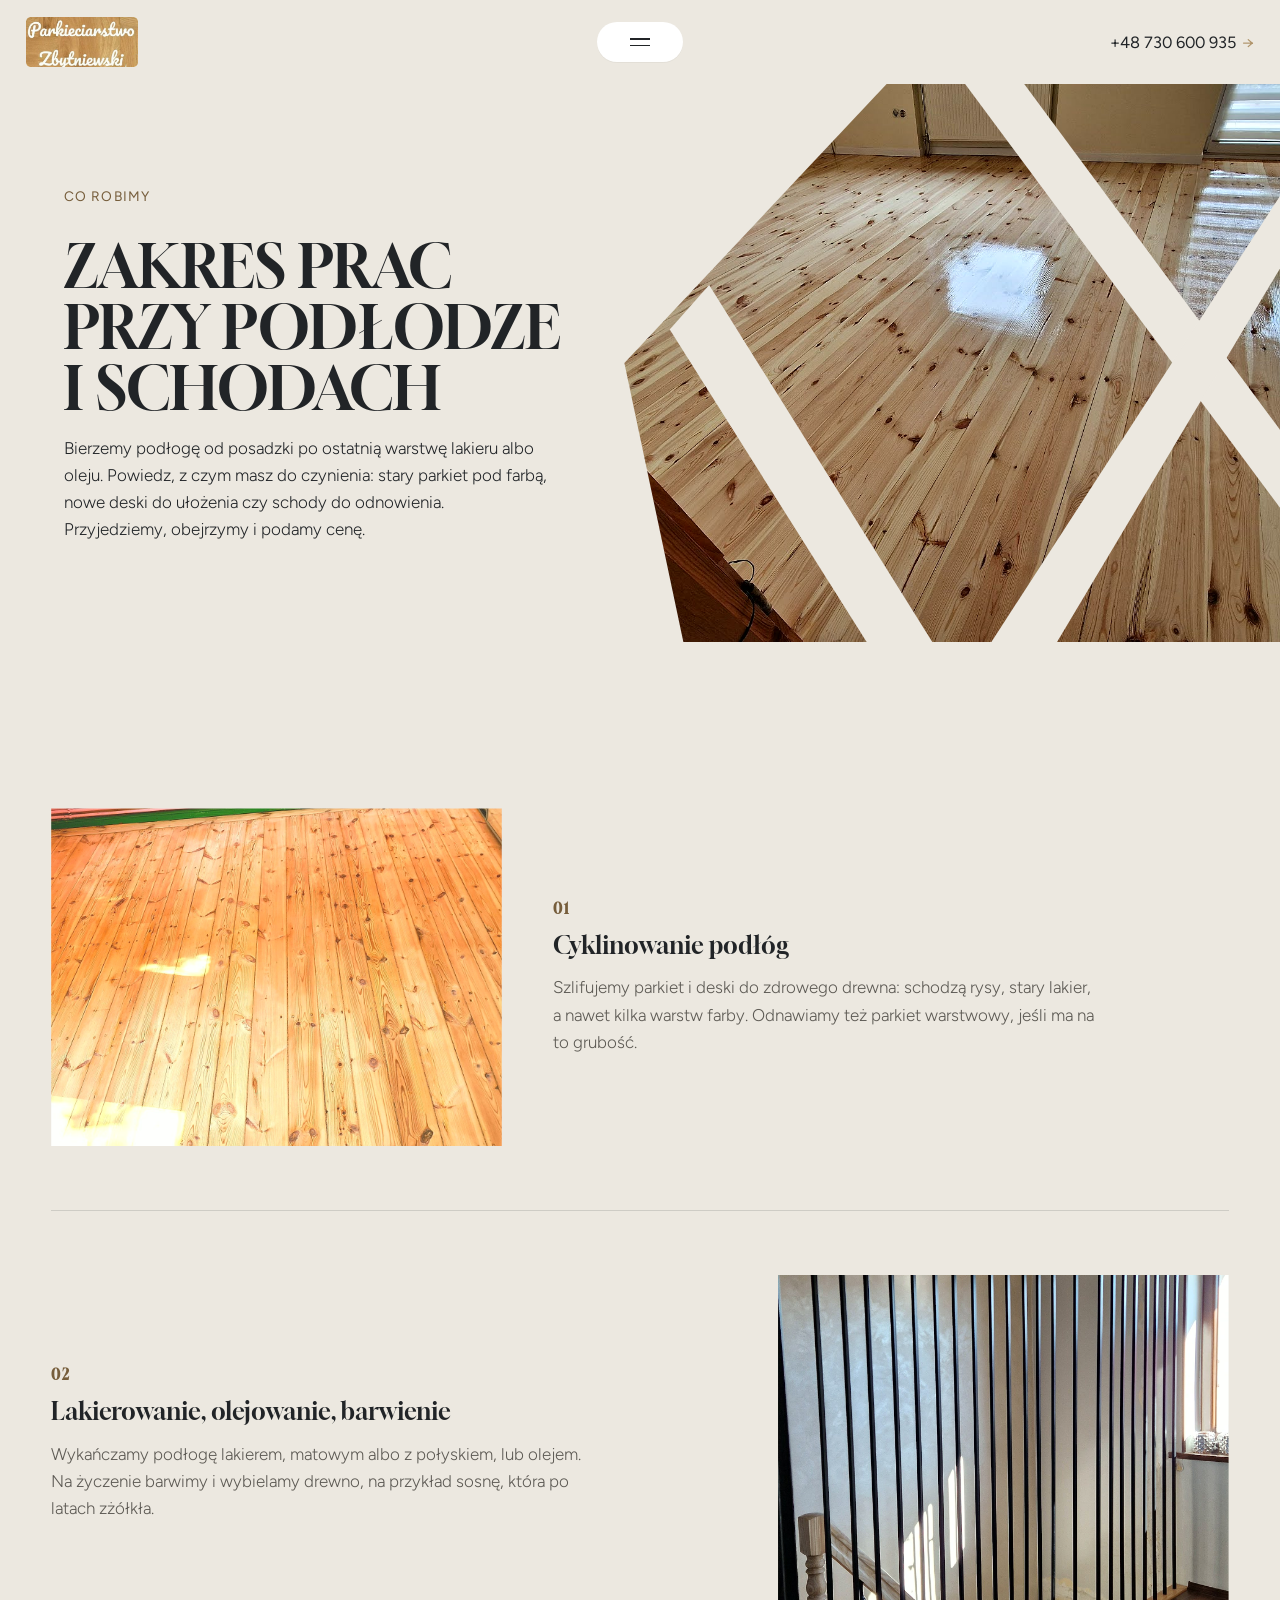
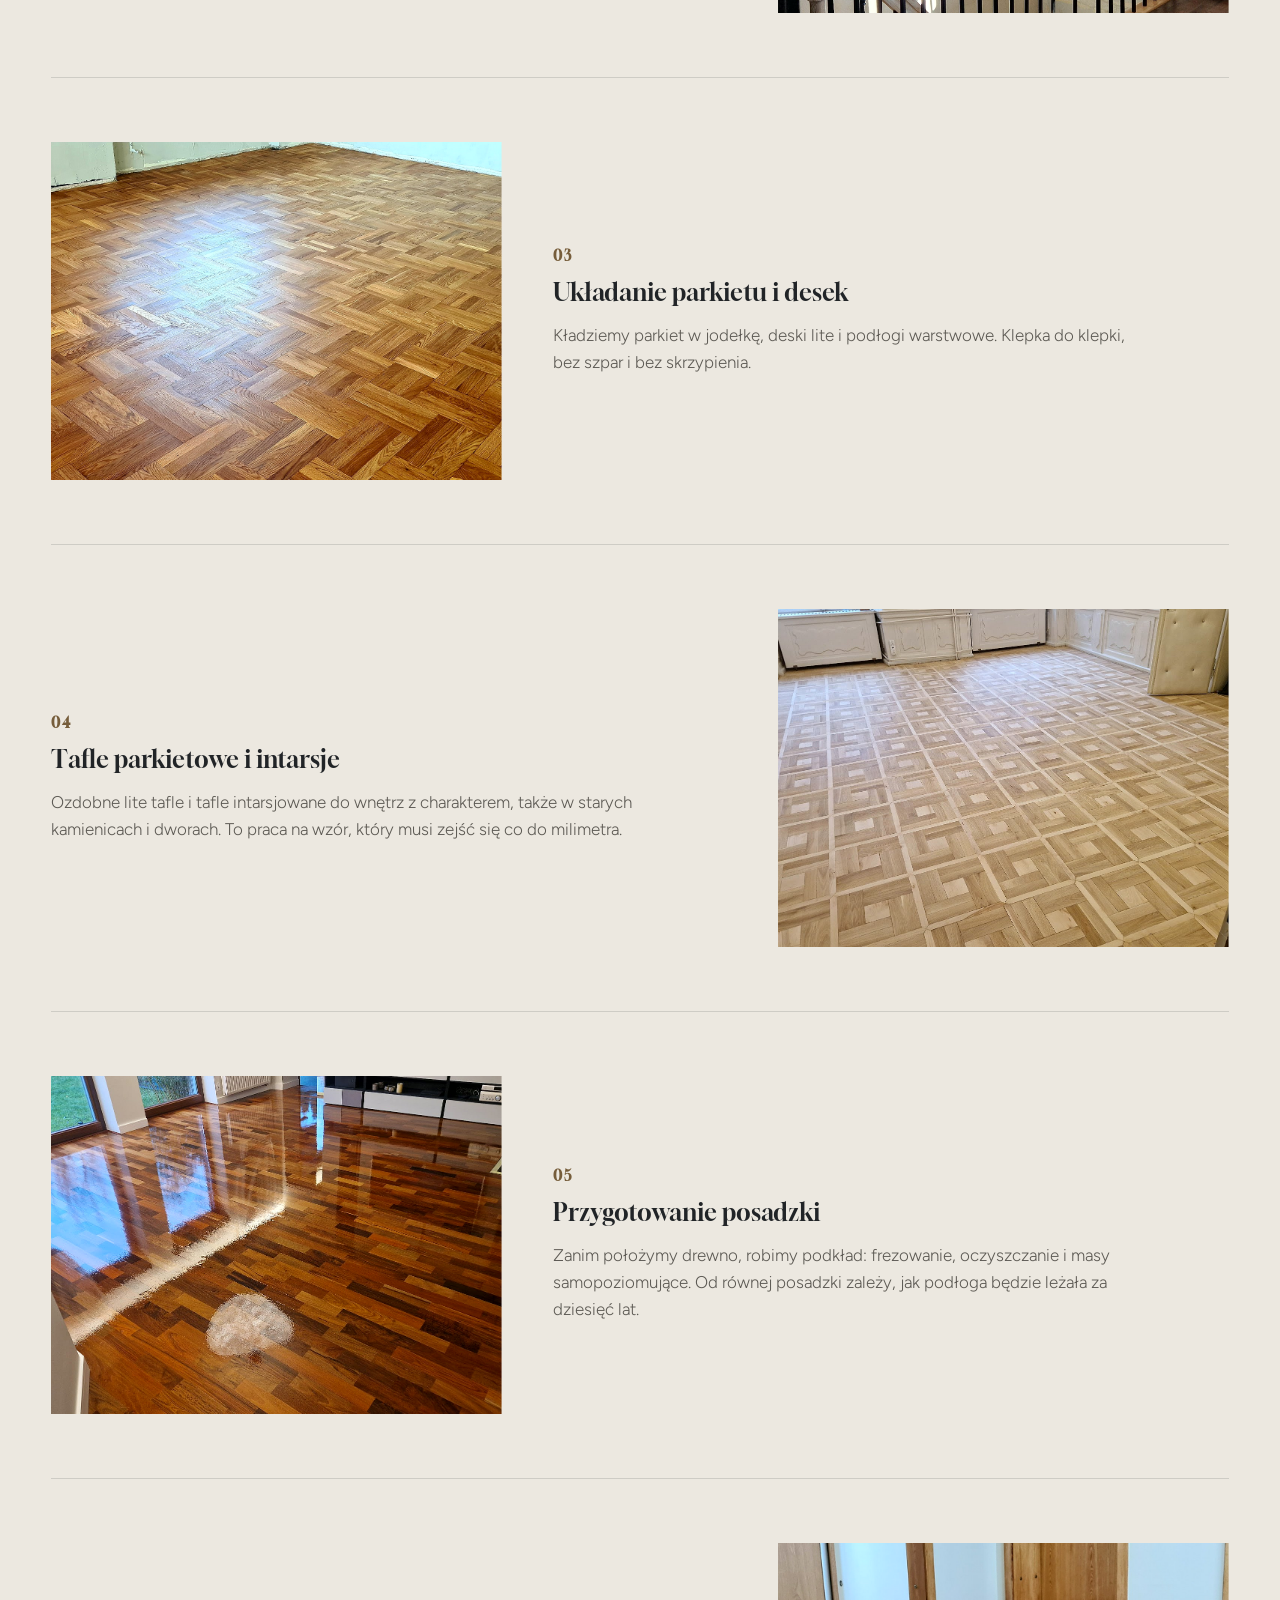
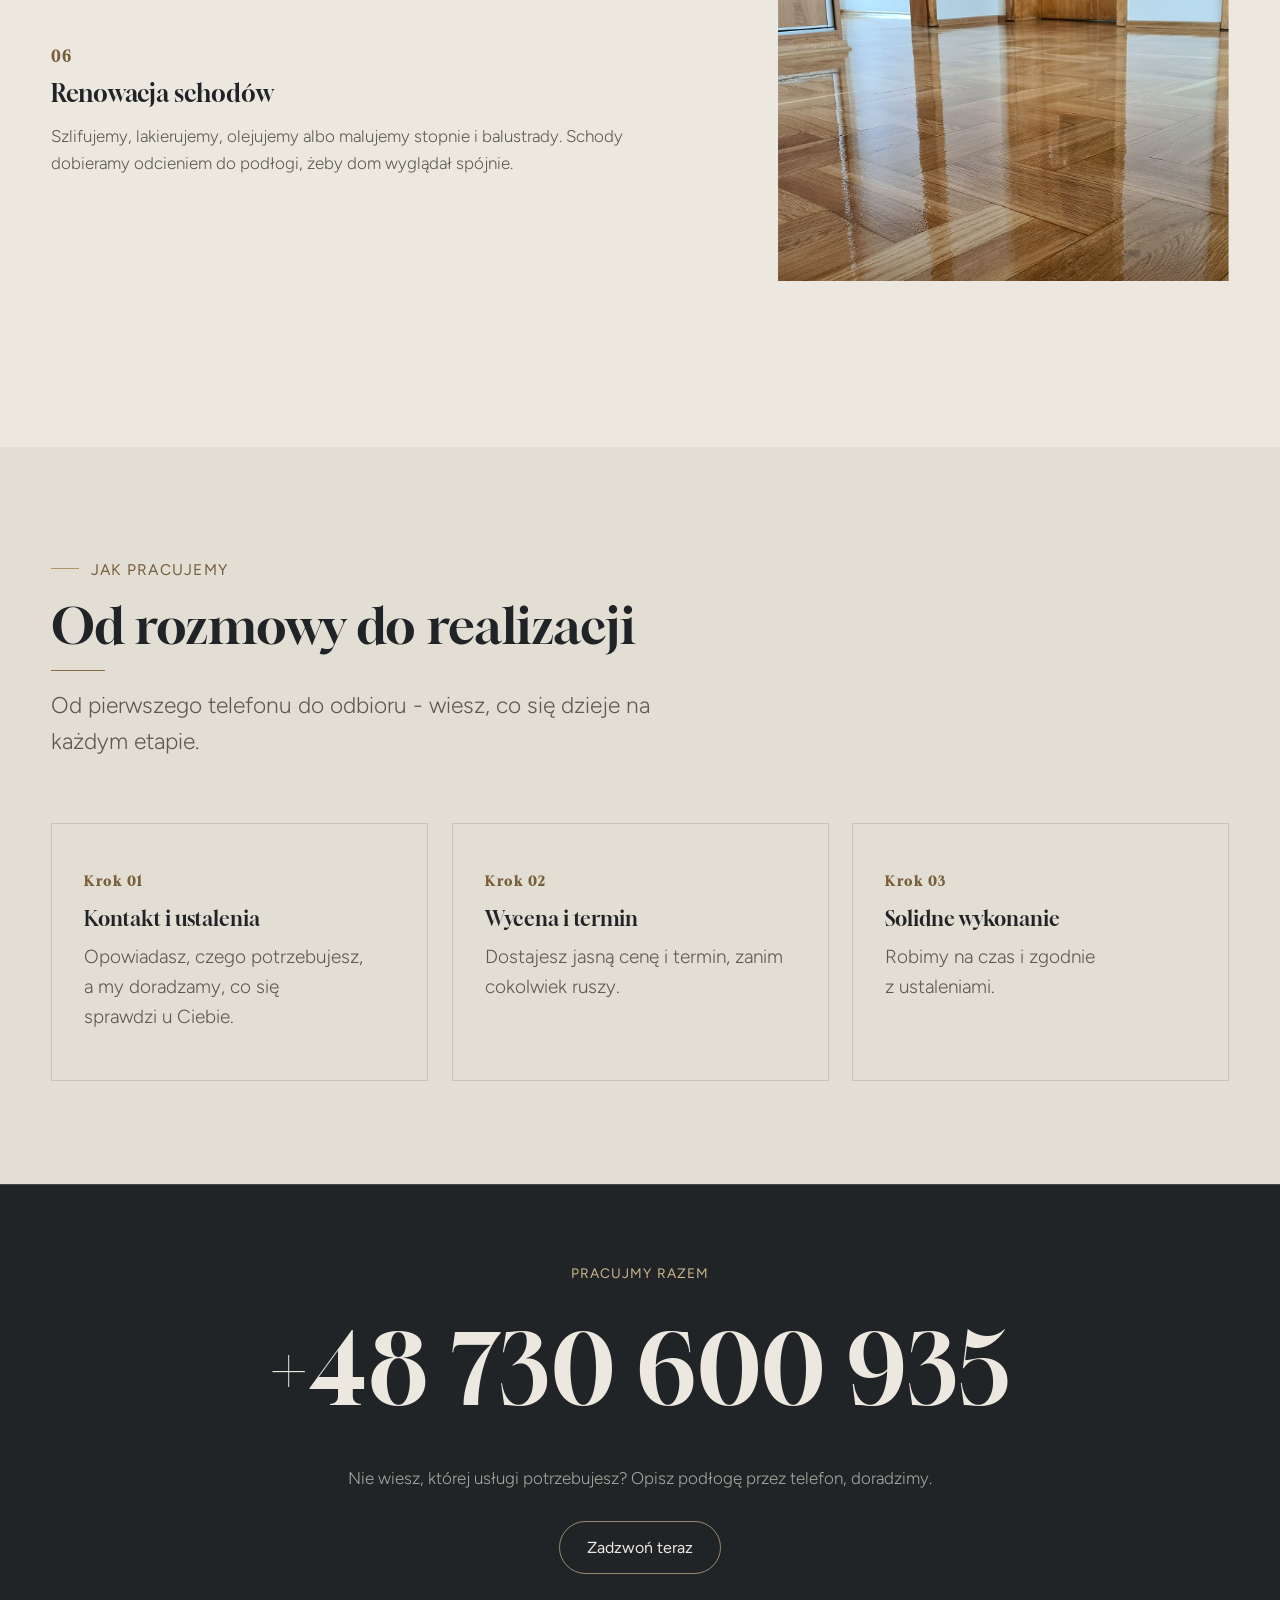
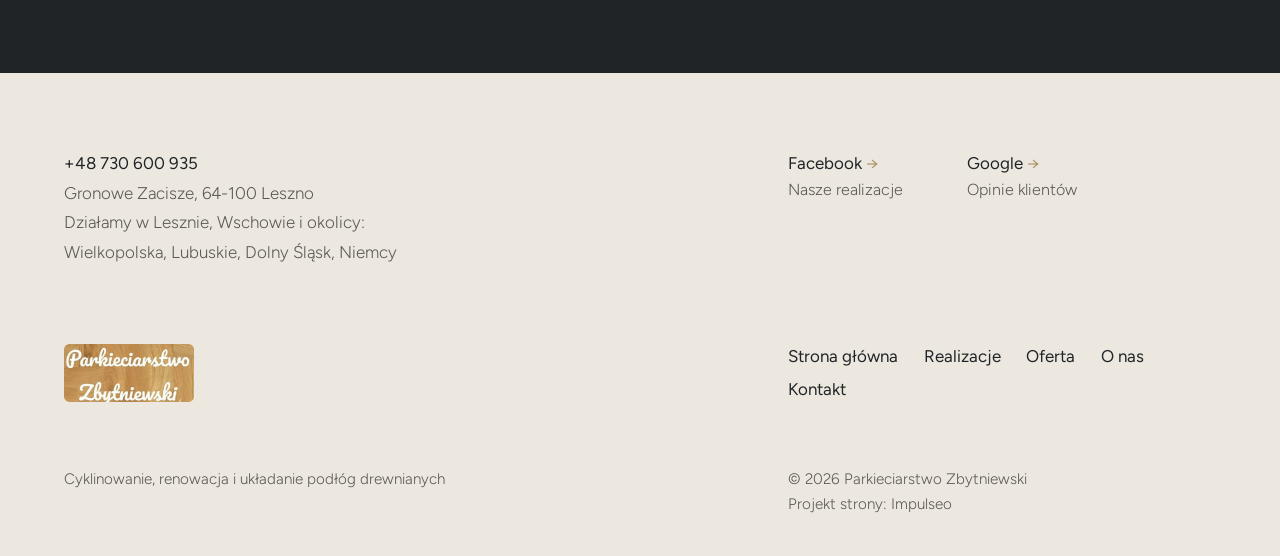
<file: oferta.html>
<!DOCTYPE html>
<html lang="pl">
<head>
<meta charset="UTF-8">
<meta name="viewport" content="width=device-width, initial-scale=1.0">
<title>Oferta - Parkieciarstwo Zbytniewski</title>
<meta name="description" content="Parkieciarstwo Zbytniewski - cyklinowanie, lakierowanie, olejowanie i barwienie podłóg, układanie parkietu, desek i tafli intarsjowanych, renowacja schodów. Ponad 20 lat w zawodzie. Leszno, Wschowa, Wielkopolska, Lubuskie, Dolny Śląsk. Zadzwoń: 730 600 935.">
<link rel="canonical" href="https://kris20032.github.io/parkieciarstwo-zbytniewski/oferta.html">
<meta name="robots" content="noindex, nofollow">
<meta property="og:type" content="website">
<meta property="og:locale" content="pl_PL">
<meta property="og:site_name" content="Parkieciarstwo Zbytniewski">
<meta property="og:title" content="Oferta - Parkieciarstwo Zbytniewski">
<meta property="og:description" content="Parkieciarstwo Zbytniewski - cyklinowanie, lakierowanie, olejowanie i barwienie podłóg, układanie parkietu, desek i tafli intarsjowanych, renowacja schodów. Ponad 20 lat w zawodzie. Leszno, Wschowa, Wielkopolska, Lubuskie, Dolny Śląsk. Zadzwoń: 730 600 935.">
<meta property="og:url" content="https://kris20032.github.io/parkieciarstwo-zbytniewski/oferta.html">
<meta property="og:image" content="https://kris20032.github.io/parkieciarstwo-zbytniewski/img/og.jpg">
<meta property="og:image:width" content="1200">
<meta property="og:image:height" content="630">
<meta name="twitter:card" content="summary_large_image">
<link rel="preconnect" href="https://fonts.googleapis.com">
<link rel="preconnect" href="https://fonts.gstatic.com" crossorigin>
<link href="https://fonts.googleapis.com/css2?family=Gloock&family=Figtree:wght@300;400;500;600&display=swap" rel="stylesheet">
<link rel="stylesheet" href="assets/styles.css?v=20261104">
<link rel="stylesheet" href="assets/kw.css?v=20261104">
</head>
<body class="kw">

<header class="kw-head">
  <div class="kw-head-in">
    <a class="kw-brand" href="index.html"><img class="brand-logo" src="img/logo.png" alt="Parkieciarstwo Zbytniewski" width="430" height="192" decoding="async"></a>
    <button class="kw-burger" type="button" aria-label="Menu" aria-expanded="false" aria-controls="kw-menu"><span></span><span></span></button>
    <a class="kw-tel kw-link" href="tel:+48730600935">+48 730 600 935 <span class="kw-arr" aria-hidden="true">→</span></a>
  </div>
</header>
<nav class="kw-menu" id="kw-menu" aria-label="Menu główne">
    <a href="index.html">Strona główna</a>
    <a href="realizacje.html">Realizacje</a>
    <a href="oferta.html" aria-current="page">Oferta</a>
    <a href="o-nas.html">O nas</a>
    <a href="kontakt.html">Kontakt</a>
    <p class="kw-menu-foot"><a href="tel:+48730600935">+48 730 600 935</a> - Gronowe Zacisze, 64-100 Leszno</p>
</nav>

<main>
<section class="pagehead">
  <img src="img/g3.jpg" alt="Parkieciarstwo Zbytniewski - Zakres prac przy podłodze i schodach" width="1600" height="901" decoding="async">
  <div class="wrap">
    <span class="eyebrow">Co robimy</span>
    <h1>Zakres prac przy podłodze i schodach</h1>
    <p>Bierzemy podłogę od posadzki po ostatnią warstwę lakieru albo oleju. Powiedz, z czym masz do czynienia: stary parkiet pod farbą, nowe deski do ułożenia czy schody do odnowienia. Przyjedziemy, obejrzymy i podamy cenę.</p>
  </div>
</section>
<section>
  <div class="wrap">
    <div class="svc-row reveal">
      <div class="svc-row-art"><img src="img/g14.jpg" alt="Cyklinowanie podłóg" width="2048" height="922" decoding="async"></div>
      <div>
        <span class="num">01</span>
        <h3>Cyklinowanie podłóg</h3>
        <p class="muted">Szlifujemy parkiet i deski do zdrowego drewna: schodzą rysy, stary lakier, a nawet kilka warstw farby. Odnawiamy też parkiet warstwowy, jeśli ma na to grubość.</p>
      </div>
    </div>
    <div class="svc-row rev reveal">
      <div class="svc-row-art"><img src="img/g15.jpg" alt="Lakierowanie, olejowanie, barwienie" width="1600" height="3463" decoding="async"></div>
      <div>
        <span class="num">02</span>
        <h3>Lakierowanie, olejowanie, barwienie</h3>
        <p class="muted">Wykańczamy podłogę lakierem, matowym albo z połyskiem, lub olejem. Na życzenie barwimy i wybielamy drewno, na przykład sosnę, która po latach zżółkła.</p>
      </div>
    </div>
    <div class="svc-row reveal">
      <div class="svc-row-art"><img src="img/g16.jpg" alt="Układanie parkietu i desek" width="2048" height="922" decoding="async"></div>
      <div>
        <span class="num">03</span>
        <h3>Układanie parkietu i desek</h3>
        <p class="muted">Kładziemy parkiet w jodełkę, deski lite i podłogi warstwowe. Klepka do klepki, bez szpar i bez skrzypienia.</p>
      </div>
    </div>
    <div class="svc-row rev reveal">
      <div class="svc-row-art"><img src="img/about.jpg" alt="Tafle parkietowe i intarsje" loading="lazy" width="1600" height="901" decoding="async"></div>
      <div>
        <span class="num">04</span>
        <h3>Tafle parkietowe i intarsje</h3>
        <p class="muted">Ozdobne lite tafle i tafle intarsjowane do wnętrz z charakterem, także w starych kamienicach i dworach. To praca na wzór, który musi zejść się co do milimetra.</p>
      </div>
    </div>
    <div class="svc-row reveal">
      <div class="svc-row-art"><img src="img/g1.jpg" alt="Przygotowanie posadzki" loading="lazy" width="1600" height="901" decoding="async"></div>
      <div>
        <span class="num">05</span>
        <h3>Przygotowanie posadzki</h3>
        <p class="muted">Zanim położymy drewno, robimy podkład: frezowanie, oczyszczanie i masy samopoziomujące. Od równej posadzki zależy, jak podłoga będzie leżała za dziesięć lat.</p>
      </div>
    </div>
    <div class="svc-row rev reveal">
      <div class="svc-row-art"><img src="img/g2.jpg" alt="Renowacja schodów" loading="lazy" width="2048" height="922" decoding="async"></div>
      <div>
        <span class="num">06</span>
        <h3>Renowacja schodów</h3>
        <p class="muted">Szlifujemy, lakierujemy, olejujemy albo malujemy stopnie i balustrady. Schody dobieramy odcieniem do podłogi, żeby dom wyglądał spójnie.</p>
      </div>
    </div>
  </div>
</section>
<section class="trust">
  <div class="wrap">
    <div class="head reveal">
      <span class="eyebrow">Jak pracujemy</span>
      <h2>Od rozmowy do realizacji</h2>
      <p>Od pierwszego telefonu do odbioru - wiesz, co się dzieje na każdym etapie.</p>
    </div>
    <div class="svc-grid">
      <div class="svc reveal"><div class="ic">Krok 01</div><h3>Kontakt i ustalenia</h3><p>Opowiadasz, czego potrzebujesz, a my doradzamy, co się sprawdzi u&nbsp;Ciebie.</p></div>
      <div class="svc reveal"><div class="ic">Krok 02</div><h3>Wycena i termin</h3><p>Dostajesz jasną cenę i termin, zanim cokolwiek ruszy.</p></div>
      <div class="svc reveal"><div class="ic">Krok 03</div><h3>Solidne wykonanie</h3><p>Robimy na czas i zgodnie z ustaleniami.</p></div>
    </div>
  </div>
</section>
<section class="kw-dark kw-call">
  <div class="kw-wrap wrap reveal">
    <span class="kw-eyebrow">Pracujmy razem</span>
    <a class="kw-num" href="tel:+48730600935">+48 730 600 935</a>
    <p>Nie wiesz, której usługi potrzebujesz? Opisz podłogę przez telefon, doradzimy.</p>
    <a class="kw-pill" href="tel:+48730600935">Zadzwoń teraz</a>
  </div>
</section>
</main>

<footer class="kw-foot">
  <div class="kw-wrap wrap">
    <div class="kw-foot-top">
      <div class="kw-foot-list">
        <a href="tel:+48730600935">+48 730 600 935</a>
        <span>Gronowe Zacisze, 64-100 Leszno</span>
        <span>Działamy w&nbsp;Lesznie, Wschowie i&nbsp;okolicy:</span>
        <span>Wielkopolska, Lubuskie, Dolny Śląsk, Niemcy</span>
      </div>
      <div class="kw-foot-soc">
        <a class="soc" href="https://www.facebook.com/parkieciarstwo.zbytniewski/" target="_blank" rel="noopener"><span>Facebook <span class="kw-arr" aria-hidden="true">→</span></span><small>Nasze realizacje</small></a>
        <a class="soc" href="https://maps.google.com/?cid=15255674906880498433&amp;g_mp=Cidnb29nbGUubWFwcy5wbGFjZXMudjEuUGxhY2VzLlNlYXJjaFRleHQQAhgEIAA" target="_blank" rel="noopener"><span>Google <span class="kw-arr" aria-hidden="true">→</span></span><small>Opinie klientów</small></a>
      </div>
    </div>
    <div class="kw-foot-mid">
      <a href="index.html" class="kw-brand"><img src="img/logo.png" alt="Parkieciarstwo Zbytniewski" width="430" height="192" loading="lazy" decoding="async"></a>
      <nav class="kw-foot-nav" aria-label="Stopka">
        <a href="index.html">Strona główna</a> <a href="realizacje.html">Realizacje</a> <a href="oferta.html">Oferta</a> <a href="o-nas.html">O nas</a> <a href="kontakt.html">Kontakt</a>
      </nav>
    </div>
    <div class="kw-foot-bot">
      <span>Cyklinowanie, renowacja i&nbsp;układanie podłóg drewnianych</span>
      <span>© 2026 Parkieciarstwo Zbytniewski<br>Projekt strony: <a href="https://impulseo.pl" target="_blank" rel="noopener">Impulseo</a></span>
    </div>
  </div>
</footer>
<div class="sticky-reserve"><a class="sr-book" href="kontakt.html">Zapytaj o wycenę</a><a class="sr-call" href="tel:+48730600935" aria-label="Zadzwoń"><svg class="ico-tel" width="16" height="16" viewBox="0 0 24 24" fill="none" aria-hidden="true"><path d="M6.6 10.8a15.5 15.5 0 0 0 6.6 6.6l2.2-2.2a1 1 0 0 1 1-.24 11.4 11.4 0 0 0 3.6.58 1 1 0 0 1 1 1V20a1 1 0 0 1-1 1A17 17 0 0 1 3 4a1 1 0 0 1 1-1h3.5a1 1 0 0 1 1 1c0 1.25.2 2.46.58 3.6a1 1 0 0 1-.25 1l-2.23 2.2Z" fill="currentColor"/></svg></a></div>
<div class="demo-wazne" data-do="2026-11-10" data-cykl="3" hidden><svg class="dw-ico" width="13" height="13" viewBox="0 0 24 24" fill="none" aria-hidden="true"><circle cx="12" cy="12" r="8.6" stroke="currentColor" stroke-width="1.8"/><path d="M12 7.2V12l3.3 2" stroke="currentColor" stroke-width="1.8" stroke-linecap="round"/></svg><span class="dw-txt"></span></div>

<script src="assets/main.js?v=20261104"></script>
<script src="assets/kw.js?v=20261104"></script>
</body>
</html>
</file>
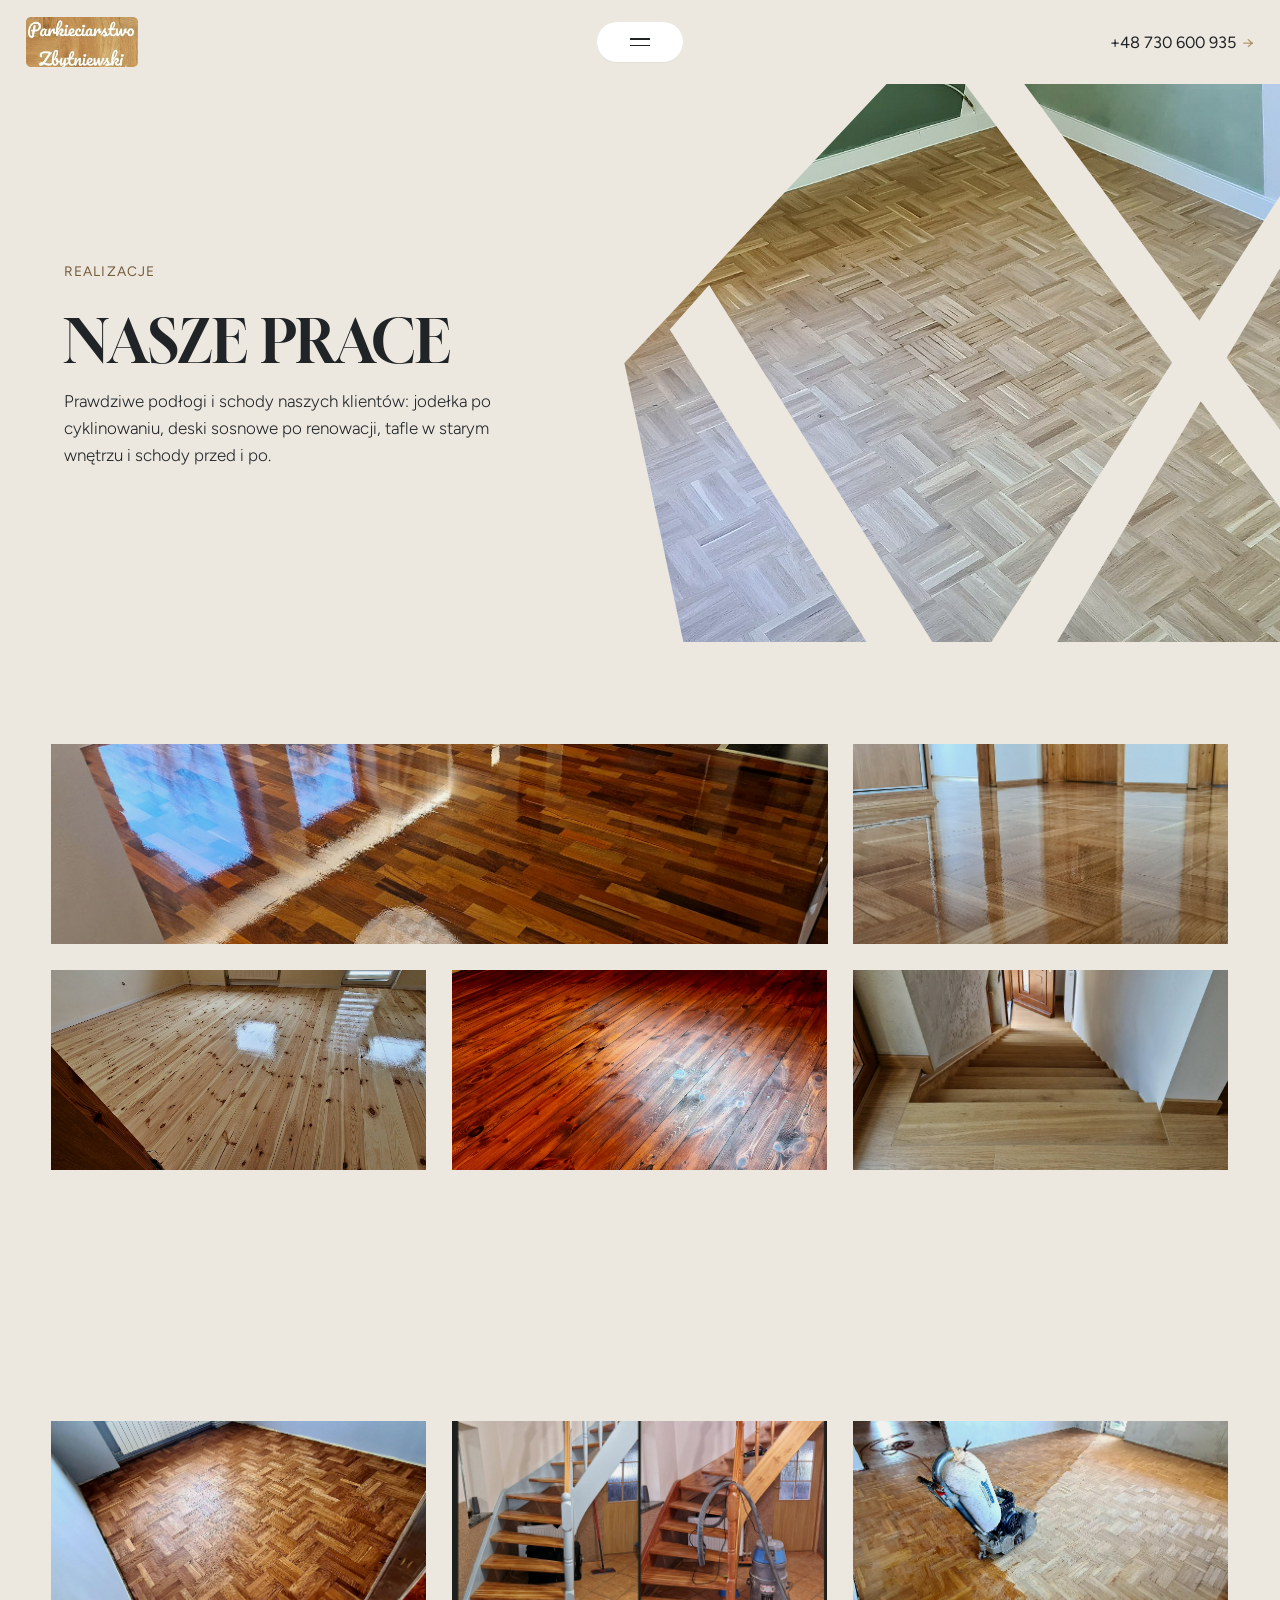
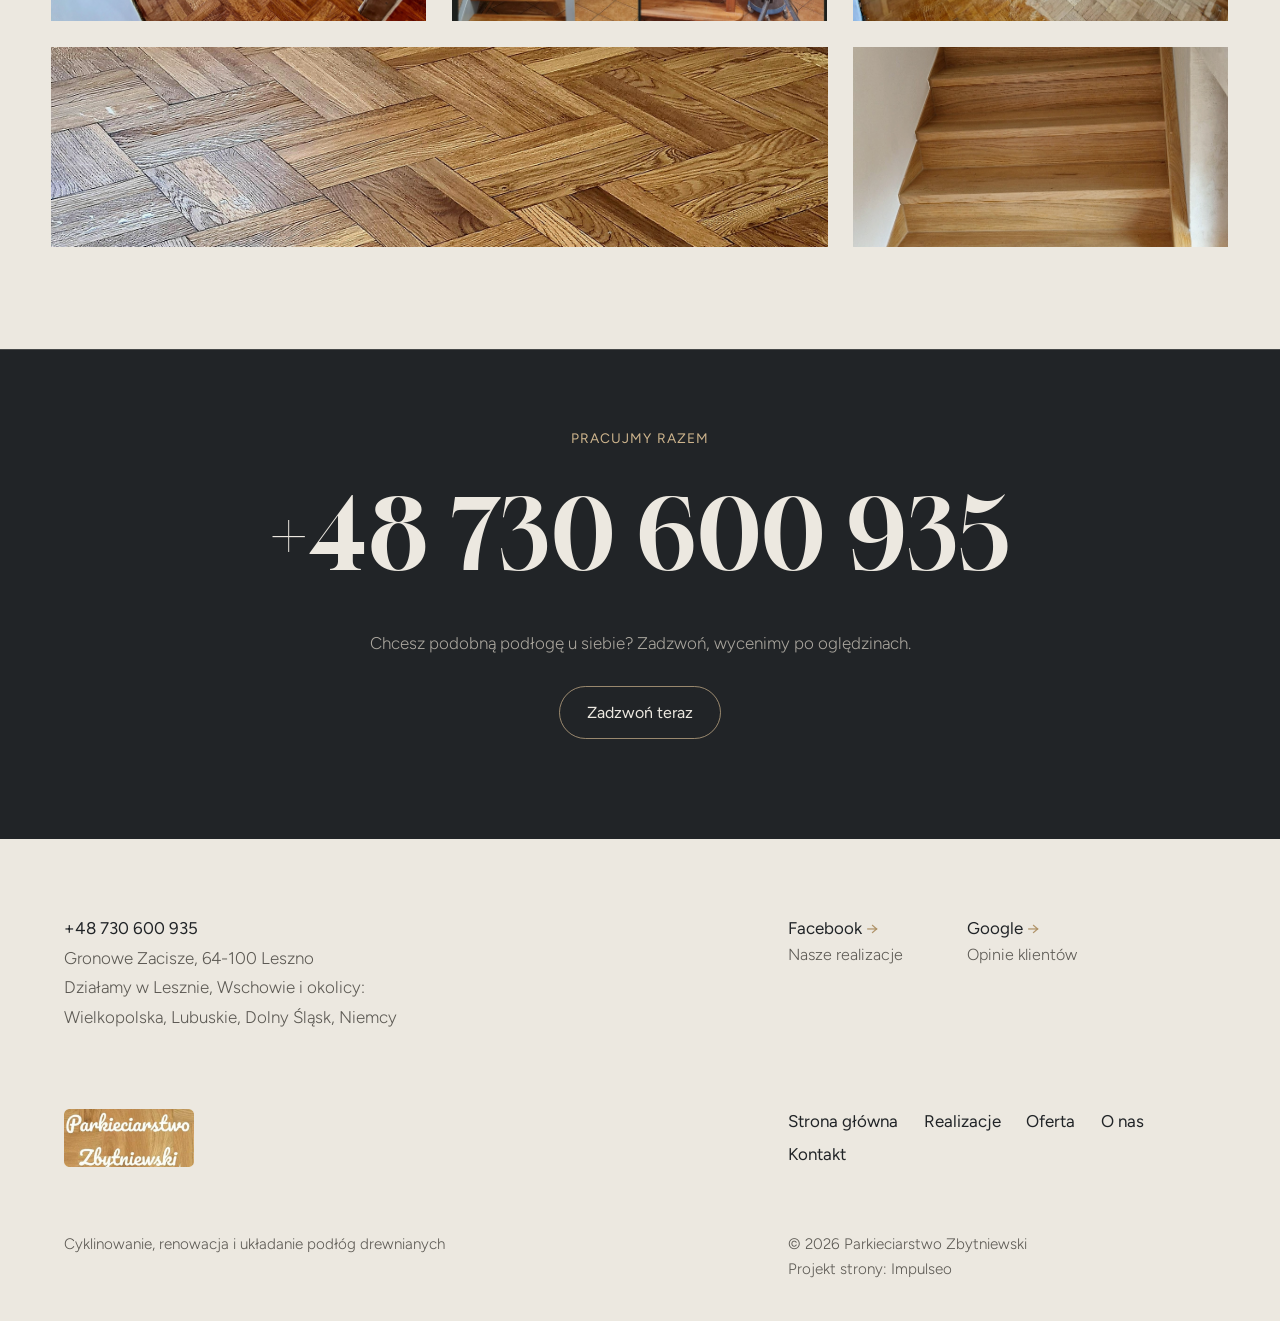
<file: realizacje.html>
<!DOCTYPE html>
<html lang="pl">
<head>
<meta charset="UTF-8">
<meta name="viewport" content="width=device-width, initial-scale=1.0">
<title>Realizacje - Parkieciarstwo Zbytniewski</title>
<meta name="description" content="Realizacje Parkieciarstwo Zbytniewski: Lakier z połyskiem w salonie z kuchnią, Jodełka po cyklinowaniu i lakierowaniu, Deski sosnowe po renowacji, Stara deska odzyskała kolor, Schody i podłoga z jednego drewna">
<link rel="canonical" href="https://kris20032.github.io/parkieciarstwo-zbytniewski/realizacje.html">
<meta name="robots" content="noindex, nofollow">
<meta property="og:type" content="website">
<meta property="og:locale" content="pl_PL">
<meta property="og:site_name" content="Parkieciarstwo Zbytniewski">
<meta property="og:title" content="Realizacje - Parkieciarstwo Zbytniewski">
<meta property="og:description" content="Realizacje Parkieciarstwo Zbytniewski: Lakier z połyskiem w salonie z kuchnią, Jodełka po cyklinowaniu i lakierowaniu, Deski sosnowe po renowacji, Stara deska odzyskała kolor, Schody i podłoga z jednego drewna">
<meta property="og:url" content="https://kris20032.github.io/parkieciarstwo-zbytniewski/realizacje.html">
<meta property="og:image" content="https://kris20032.github.io/parkieciarstwo-zbytniewski/img/og.jpg">
<meta property="og:image:width" content="1200">
<meta property="og:image:height" content="630">
<meta name="twitter:card" content="summary_large_image">
<link rel="preconnect" href="https://fonts.googleapis.com">
<link rel="preconnect" href="https://fonts.gstatic.com" crossorigin>
<link href="https://fonts.googleapis.com/css2?family=Gloock&family=Figtree:wght@300;400;500;600&display=swap" rel="stylesheet">
<link rel="stylesheet" href="assets/styles.css?v=20261104">
<link rel="stylesheet" href="assets/kw.css?v=20261104">
</head>
<body class="kw">

<header class="kw-head">
  <div class="kw-head-in">
    <a class="kw-brand" href="index.html"><img class="brand-logo" src="img/logo.png" alt="Parkieciarstwo Zbytniewski" width="430" height="192" decoding="async"></a>
    <button class="kw-burger" type="button" aria-label="Menu" aria-expanded="false" aria-controls="kw-menu"><span></span><span></span></button>
    <a class="kw-tel kw-link" href="tel:+48730600935">+48 730 600 935 <span class="kw-arr" aria-hidden="true">→</span></a>
  </div>
</header>
<nav class="kw-menu" id="kw-menu" aria-label="Menu główne">
    <a href="index.html">Strona główna</a>
    <a href="realizacje.html" aria-current="page">Realizacje</a>
    <a href="oferta.html">Oferta</a>
    <a href="o-nas.html">O nas</a>
    <a href="kontakt.html">Kontakt</a>
    <p class="kw-menu-foot"><a href="tel:+48730600935">+48 730 600 935</a> - Gronowe Zacisze, 64-100 Leszno</p>
</nav>

<main>
<section class="pagehead">
  <img src="img/g13.jpg" alt="Parkieciarstwo Zbytniewski - Nasze prace" width="2048" height="922" decoding="async">
  <div class="wrap">
    <span class="eyebrow">Realizacje</span>
    <h1>Nasze prace</h1>
    <p>Prawdziwe podłogi i schody naszych klientów: jodełka po cyklinowaniu, deski sosnowe po renowacji, tafle w starym wnętrzu i schody przed i po.</p>
  </div>
</section>
<section>
  <div class="wrap">
    <div class="gallery">
      <div class="tile t-two3 reveal"><img src="img/g1.jpg" alt="Parkieciarstwo Zbytniewski" width="1600" height="901" decoding="async"></div>
      <div class="tile t-third reveal"><img src="img/g2.jpg" alt="Parkieciarstwo Zbytniewski" width="2048" height="922" decoding="async"></div>
      <div class="tile t-third reveal"><img src="img/g3.jpg" alt="Parkieciarstwo Zbytniewski" width="1600" height="901" decoding="async"></div>
      <div class="tile t-third reveal"><img src="img/g4.jpg" alt="Parkieciarstwo Zbytniewski" width="2008" height="890" decoding="async"></div>
      <div class="tile t-third reveal"><img src="img/g5.jpg" alt="Parkieciarstwo Zbytniewski" width="1562" height="700" decoding="async"></div>
      <div class="tile t-third reveal"><img src="img/g6.jpg" alt="Parkieciarstwo Zbytniewski" width="2048" height="922" decoding="async"></div>
      <div class="tile t-two3 reveal"><img src="img/g7.jpg" alt="Parkieciarstwo Zbytniewski" width="2048" height="922" decoding="async"></div>
      <div class="tile t-third reveal"><img src="img/g8.jpg" alt="Parkieciarstwo Zbytniewski" width="2048" height="922" decoding="async"></div>
      <div class="tile t-third reveal"><img src="img/g9.jpg" alt="Parkieciarstwo Zbytniewski" loading="lazy" width="1600" height="1600" decoding="async"></div>
      <div class="tile t-third reveal"><img src="img/g10.jpg" alt="Parkieciarstwo Zbytniewski" loading="lazy" width="2048" height="922" decoding="async"></div>
      <div class="tile t-two3 reveal"><img src="img/g11.jpg" alt="Parkieciarstwo Zbytniewski" loading="lazy" width="1818" height="1818" decoding="async"></div>
      <div class="tile t-third reveal"><img src="img/g12.jpg" alt="Parkieciarstwo Zbytniewski" loading="lazy" width="1600" height="3463" decoding="async"></div>
    </div>
  </div>
</section>
<section class="kw-dark kw-call">
  <div class="kw-wrap wrap reveal">
    <span class="kw-eyebrow">Pracujmy razem</span>
    <a class="kw-num" href="tel:+48730600935">+48 730 600 935</a>
    <p>Chcesz podobną podłogę u&nbsp;siebie? Zadzwoń, wycenimy po oględzinach.</p>
    <a class="kw-pill" href="tel:+48730600935">Zadzwoń teraz</a>
  </div>
</section>
</main>

<footer class="kw-foot">
  <div class="kw-wrap wrap">
    <div class="kw-foot-top">
      <div class="kw-foot-list">
        <a href="tel:+48730600935">+48 730 600 935</a>
        <span>Gronowe Zacisze, 64-100 Leszno</span>
        <span>Działamy w&nbsp;Lesznie, Wschowie i&nbsp;okolicy:</span>
        <span>Wielkopolska, Lubuskie, Dolny Śląsk, Niemcy</span>
      </div>
      <div class="kw-foot-soc">
        <a class="soc" href="https://www.facebook.com/parkieciarstwo.zbytniewski/" target="_blank" rel="noopener"><span>Facebook <span class="kw-arr" aria-hidden="true">→</span></span><small>Nasze realizacje</small></a>
        <a class="soc" href="https://maps.google.com/?cid=15255674906880498433&amp;g_mp=Cidnb29nbGUubWFwcy5wbGFjZXMudjEuUGxhY2VzLlNlYXJjaFRleHQQAhgEIAA" target="_blank" rel="noopener"><span>Google <span class="kw-arr" aria-hidden="true">→</span></span><small>Opinie klientów</small></a>
      </div>
    </div>
    <div class="kw-foot-mid">
      <a href="index.html" class="kw-brand"><img src="img/logo.png" alt="Parkieciarstwo Zbytniewski" width="430" height="192" loading="lazy" decoding="async"></a>
      <nav class="kw-foot-nav" aria-label="Stopka">
        <a href="index.html">Strona główna</a> <a href="realizacje.html">Realizacje</a> <a href="oferta.html">Oferta</a> <a href="o-nas.html">O nas</a> <a href="kontakt.html">Kontakt</a>
      </nav>
    </div>
    <div class="kw-foot-bot">
      <span>Cyklinowanie, renowacja i&nbsp;układanie podłóg drewnianych</span>
      <span>© 2026 Parkieciarstwo Zbytniewski<br>Projekt strony: <a href="https://impulseo.pl" target="_blank" rel="noopener">Impulseo</a></span>
    </div>
  </div>
</footer>
<div class="sticky-reserve"><a class="sr-book" href="kontakt.html">Zapytaj o wycenę</a><a class="sr-call" href="tel:+48730600935" aria-label="Zadzwoń"><svg class="ico-tel" width="16" height="16" viewBox="0 0 24 24" fill="none" aria-hidden="true"><path d="M6.6 10.8a15.5 15.5 0 0 0 6.6 6.6l2.2-2.2a1 1 0 0 1 1-.24 11.4 11.4 0 0 0 3.6.58 1 1 0 0 1 1 1V20a1 1 0 0 1-1 1A17 17 0 0 1 3 4a1 1 0 0 1 1-1h3.5a1 1 0 0 1 1 1c0 1.25.2 2.46.58 3.6a1 1 0 0 1-.25 1l-2.23 2.2Z" fill="currentColor"/></svg></a></div>
<div class="demo-wazne" data-do="2026-11-10" data-cykl="3" hidden><svg class="dw-ico" width="13" height="13" viewBox="0 0 24 24" fill="none" aria-hidden="true"><circle cx="12" cy="12" r="8.6" stroke="currentColor" stroke-width="1.8"/><path d="M12 7.2V12l3.3 2" stroke="currentColor" stroke-width="1.8" stroke-linecap="round"/></svg><span class="dw-txt"></span></div>

<script src="assets/main.js?v=20261104"></script>
<script src="assets/kw.js?v=20261104"></script>
</body>
</html>
</file>
<file: assets/styles.css>
/* ============================================================
   STOLBASZ — premium, architektoniczny B2B fit-out
   Jasna paleta, zero brązu. System wg premium-web-craft.
   Projekt strony: Impulseo (impulseo.pl)
   ============================================================ */

:root{
  /* PALETA — jasna, architektoniczna, chłodna */
  --paper:#F3F1EC;          /* główne tło */
  --paper-2:#E6E3DB;        /* sekcje alternatywne (chłodny jasny szary) */
  --paper-3:#E6E3DB;        /* delikatne wypełnienia */
  --ink:#23211E;            /* tekst główny — chłodny grafit */
  --ink-soft:#43403A;       /* nagłówki drugorzędne */
  --muted:#87837A;          /* tekst poboczny */
  --line:rgba(35,33,30,.12);/* hairline */
  --accent:#8A6B3C;         /* stonowany petrol-slate — jedyny akcent */
  --accent-d:#6E5430;
  --accent-soft:rgba(138,107,60,.10);
  --dark:#23211E;           /* sekcje ciemne (stopka/CTA) */

  /* HOVER ZDJĘĆ — JEDEN standard dla całego silnika (decyzja K. 04.08.2026, artefakt z wariantami).
     AKTUALNE (K.+Szymon 09.08.2026, wybór z artefaktu 6 wariantów): zoom 1.05 przy 1.4s -
     przy tak długim czasie mocniejszy kadr NIE skacze, tylko „oddycha". Poprzedni standard
     (1.02 / .55s z 04.08) odbierany jako dynamiczny i szybki.
     Spoczynek lekko przygaszony, ale TYLKO tam, gdzie jest mysz (@media hover:hover) —
     na telefonie zdjęcia zostają w pełnej jasności. */
  --img-zoom:1.05;                   /* K.+Szymon 09.08: wariant F z artefaktu porównawczego */
  --img-rest:brightness(.95) saturate(.99);
  --img-hot:brightness(1.06) saturate(1.05);
  --img-dur:1.4s;                    /* K.+Szymon 09.08 (wariant F): powoli = elegancko */
  --img-ease:cubic-bezier(.16,.84,.44,1);  /* miękki ogon, efekt „oddychania" */

  /* ODSTĘPY — skala 4/8 */
  --space-1:4px; --space-2:8px; --space-3:12px; --space-4:16px; --space-5:24px;
  --space-6:32px; --space-7:48px; --space-8:64px; --space-9:96px; --space-10:128px;

  /* TYPOGRAFIA — fluid clamp() (skala podbita 16.07.2026: większe, czytelniejsze litery — uwaga Adama) */
  --text-sm:clamp(.9rem,.87rem + .12vw,1rem);
  --text-base:clamp(1.08rem,1.04rem + .18vw,1.2rem);
  --text-lg:clamp(1.24rem,1.15rem + .34vw,1.44rem);
  --text-h3:clamp(1.34rem,1.22rem + .55vw,1.66rem);
  --text-h2:clamp(2.1rem,1.66rem + 2.1vw,3.1rem);
  --text-h1:clamp(2.9rem,2.1rem + 4vw,5.1rem);

  /* PROMIENIE — architektoniczne, raczej ostre */
  --r-sm:3px; --r-md:6px; --r-lg:10px;

  /* RUCH */
  --ease:cubic-bezier(.25,.46,.45,.94); --dur:.24s;

  /* CIENIE — miękkie, warstwowe */
  --sh-sm:0 1px 2px rgba(16,24,32,.04), 0 2px 8px rgba(16,24,32,.05);
  --sh-md:0 2px 6px rgba(16,24,32,.05), 0 12px 28px -8px rgba(16,24,32,.12);
  --sh-lg:0 6px 14px rgba(16,24,32,.07), 0 26px 56px -18px rgba(16,24,32,.22);

  --hairline:1px solid var(--line);

  --font-display:'Lora',serif;
  --font-body:'Manrope',sans-serif;
}

*{box-sizing:border-box;margin:0;padding:0}
html{scroll-behavior:smooth}
body{
  font-family:var(--font-body);
  font-size:var(--text-base);
  line-height:1.65;
  color:var(--ink);
  background:var(--paper);
  -webkit-font-smoothing:antialiased;
  text-rendering:optimizeLegibility;
}
img{max-width:100%;height:auto;display:block}  /* height:auto = width/height z atrybutów trzyma proporcje (TOP#12) */
a{color:inherit;text-decoration:none}

.wrap{width:min(92%,1180px);margin-inline:auto}
section{padding-block:clamp(52px,6.5vw,96px)}

h1,h2,h3{font-family:var(--font-display);font-weight:700;line-height:1.08;letter-spacing:-.02em;color:var(--ink)}
h1{font-size:var(--text-h1);letter-spacing:-.035em}
h2{font-size:var(--text-h2);letter-spacing:-.025em}
h3{font-size:var(--text-h3)}
/* MIARA — długość wiersza. WCAG 2.2 SC 1.4.8: max 80 znaków; Butterick: 45–90.
   68ch daje realnie 72–78 znaków polskiego tekstu, czyli z zapasem pod granicą.
   Wcześniej limit miał TYLKO <p> — <li>, <blockquote> i <dd> nie miały żadnego,
   i to jedyny powód, dla którego 23 bloki na dwóch oddanych stronach jadą po
   83–106 znaków w wierszu (pomiar 07.08.2026, bramka `miara`).
   ⚠️ Listy i definicje ograniczamy TYLKO bez klasy: `ul`/`ol` z klasą to u nas
   układ (siatki kafli, menu), a nie tekst ciągły — tam miarę wyznacza układ. */
/* 60ch, nie 68ch (K. 10.08): po zmianie fontów na węższe kroje (DM Sans i spółka)
   w 68ch mieściło się ~90 znaków - bramka pikselowa słusznie zgłaszała przekroczenie
   granicy 80. Pomiar na żywej przeglądarce: 60ch = 90 znaków, 53ch = ~78 znaków, czyli normę WCAG 1.4.8. */
:root{ --miara:53ch }
p{max-width:min(100%,var(--miara))}
blockquote,
ul:not([class])>li, ol:not([class])>li,
dl:not([class])>dd{max-width:min(100%,var(--miara))}

/* ⚠️ Świadomie BEZ wyjątku `.tile p,.card p,.svc p{max-width:none}`, choć nasuwa się sam:
   te akapity BYŁY już ograniczone (stare `p{max-width:65ch}`), więc „wyjątek" nie odblokowałby
   niczego nowego — tylko ROZLUŹNIŁ stan sprzed zmiany na wszystkich demach naraz.
   `figcaption` żadna z reguł wyżej nie dotyczy, więc też nie potrzebuje zwolnienia. */

/* ŁAMANIE. `balance` wyrównuje długości wierszy w nagłówku, `pretty` pilnuje ostatniego
   wiersza akapitu, żeby nie został w nim jeden wyraz. Obsługiwane od Chrome 117 /
   Safari 17.5; starsze przeglądarki po prostu ignorują tę własność.
   `text-wrap:pretty` nie występowało dotąd ANI RAZ w silniku ani w repo klientów. */
h1,h2,h3,.lead,.lede{text-wrap:balance}
p,li,blockquote,dd{text-wrap:pretty}

.eyebrow{
  font-family:var(--font-body);
  font-size:var(--text-sm);
  font-weight:600;
  letter-spacing:.18em;
  text-transform:uppercase;
  color:var(--accent);
  display:inline-flex;align-items:center;gap:var(--space-3);
}
/* flex:none + margin-top = kreska trzyma się PIERWSZEJ linii. Wcześniej align-items:center
   centrowało ją względem całego bloku i przy zawinięciu (długi kicker typu
   „…WNĘTRZ · LESZNO · OD 2019") druga linia lądowała z brzydkim wcięciem. */
.eyebrow{align-items:flex-start}
.eyebrow>*,.eyebrow{text-wrap:balance}   /* dlugi kicker lamal sie na sierote typu samo „2019" w drugiej linii */
.eyebrow::before{content:"";width:28px;height:1px;background:var(--accent);display:inline-block;flex:none;margin-top:.62em}

.muted{color:var(--muted)}
.lead{font-size:var(--text-lg);line-height:1.55;color:var(--ink-soft);max-width:50ch}

/* ---------- BUTTONS ---------- */
.btn{
  display:inline-flex;align-items:center;gap:var(--space-2);
  font-weight:600;font-size:var(--text-sm);letter-spacing:.02em;
  padding:var(--space-4) var(--space-6);
  border-radius:var(--r-sm);
  transition:transform var(--dur) var(--ease),box-shadow var(--dur) var(--ease),background var(--dur) var(--ease);
  cursor:pointer;border:1px solid transparent;
}
.btn-accent{background:var(--accent);color:#fff;box-shadow:var(--sh-sm)}
.btn-accent:hover{background:var(--accent-d);transform:translateY(-2px);box-shadow:var(--sh-md)}
.btn-accent:active{transform:translateY(0);box-shadow:var(--sh-sm)}
.btn-ghost{background:transparent;color:var(--ink);border-color:var(--line)}
.btn-ghost:hover{border-color:var(--accent);color:var(--accent);transform:translateY(-2px)}
.btn-light{background:#fff;color:var(--ink);box-shadow:var(--sh-sm)}
.btn-light:hover{transform:translateY(-2px);box-shadow:var(--sh-md)}
.btn .arr{transition:transform var(--dur) var(--ease)}
.btn:hover .arr{transform:translateX(4px)}

/* ---------- NAV ---------- */
.nav{
  position:sticky;top:0;z-index:50;
  background:color-mix(in srgb,var(--paper) 88%,transparent);
  backdrop-filter:saturate(140%) blur(10px);
  border-bottom:var(--hairline);
}
.nav-inner{display:flex;align-items:center;justify-content:space-between;gap:var(--space-5);height:72px}
/* ANTY-NACHODZENIE (K. 05.08.2026): długa nazwa firmy + przycisk z pełnym numerem nie mieściły się w pasku
   i flex ściskał linki PONIŻEJ ich treści - "Kontakt" wchodził na ramkę "Zadzwoń +48 ...". Teraz ustępuje
   nazwa marki (skrót wielokropkiem), a menu i przycisk nigdy się nie kurczą ani nie zachodzą na siebie. */
.brand{display:flex;flex-direction:column;line-height:1;min-width:0;flex:0 1 auto}
.brand .name{font-family:var(--font-display);font-weight:800;font-size:1.35rem;letter-spacing:.04em;white-space:nowrap;overflow:hidden;text-overflow:ellipsis}
.brand .sub{font-size:.62rem;letter-spacing:.34em;text-transform:uppercase;color:var(--muted);margin-top:5px;white-space:nowrap;overflow:hidden;text-overflow:ellipsis}
.nav-links{display:flex;align-items:center;gap:var(--space-6);flex:0 0 auto}
.nav-links a{font-size:var(--text-sm);font-weight:500;color:var(--ink-soft);position:relative;padding-block:4px;white-space:nowrap;transition:color var(--dur) var(--ease)}
.nav-links a::after{content:"";position:absolute;left:0;bottom:0;width:0;height:1.5px;background:var(--accent);transition:width var(--dur) var(--ease)}
.nav-links a:hover,.nav-links a.active{color:var(--ink)}
.nav-links a:hover::after,.nav-links a.active::after{width:100%}
.nav-links .btn{padding:var(--space-2) var(--space-5)}
/* przyciski w nav: właściwy kolor (przebij .nav-links a) + bez podkreślenia */
.nav-links a.btn-accent{color:#fff}
.nav-links a.btn-ghost,.nav-links a.btn-light{color:var(--ink)}
/* CTA w pasku: NIE podkreślenie spod linków menu, ale ten sam przelatujący błysk,
   co na wszystkich innych przyciskach (zgłoszenie K. 13.08.2026 - „na hero jest efekt
   światła przechodzącego przez przycisk, na navbarze go nie ma, a mają być identyczne").
   Reguła `.nav-links a::after` jest silniejsza od `.btn::after`, więc trzeba jej
   geometrię wyzerować i wpisać połysk z nazwy - samo `display:none` gasiło efekt. */
.nav-links a.btn::after{
  display:block;content:"";position:absolute;inset:0;z-index:-1;pointer-events:none;
  width:auto;height:auto;border-radius:inherit;   /* kasuje geometrię podkreślenia (width:0;height:1.5px) */
  background:linear-gradient(100deg,transparent 32%,rgba(255,255,255,.20) 50%,transparent 68%);
  translate:-120% 0}
@media (prefers-reduced-motion:no-preference){
  .nav-links a.btn:hover::after{translate:120% 0;transition:translate .75s var(--mt-ease,cubic-bezier(.16,.84,.44,1))}
}
.nav-toggle{display:none;background:none;border:none;cursor:pointer;flex-direction:column;gap:5px;padding:8px}
.nav-toggle span{width:24px;height:2px;background:var(--ink);transition:var(--dur)}
/* Ciasny zakres MIĘDZY menu mobilnym a pełnym pulpitem: zbijamy odstępy i nazwę marki,
   żeby wszystko zmieściło się naturalnie, zanim w ogóle dojdzie do skracania wielokropkiem. */
@media(max-width:1280px) and (min-width:921px){
  .nav-links{gap:var(--space-4)}
  .nav-links .btn{padding:var(--space-2) var(--space-4)}
  .brand .name{font-size:1.15rem}
}

/* ---------- HERO (split) ---------- */
.hero{position:relative;overflow:hidden;border-bottom:var(--hairline)}
.hero-grid{display:grid;grid-template-columns:1.05fr .95fr;gap:clamp(24px,4vw,60px);align-items:center;
  padding-block:clamp(36px,4.5vw,64px)}
.hero-copy .eyebrow{margin-bottom:var(--space-5)}
.hero-copy h1{margin-bottom:var(--space-5)}
.hero-copy .lead{margin-bottom:var(--space-7)}
.hero-actions{display:flex;flex-wrap:wrap;gap:var(--space-4)}
.hero-art{position:relative;aspect-ratio:4/3;border-radius:var(--r-lg);overflow:hidden;box-shadow:var(--sh-lg)}
.hero-art img{width:100%;height:100%;object-fit:cover}
.hero-art::after{content:"";position:absolute;inset:0;background:linear-gradient(180deg,transparent 55%,rgba(18,24,28,.28))}
.hero-badge{position:absolute;left:var(--space-5);bottom:var(--space-5);z-index:2;
  background:rgba(252,252,251,.94);backdrop-filter:blur(4px);
  border-radius:var(--r-md);padding:var(--space-4) var(--space-5);box-shadow:var(--sh-md);max-width:78%}
.hero-badge strong{display:block;font-family:var(--font-display);font-size:1rem;letter-spacing:-.01em}
.hero-badge span{font-size:var(--text-sm);color:var(--muted)}

/* ---------- HERO duży / kinowy (strona główna) ---------- */
.hero-cine{position:relative;min-height:clamp(560px,82vh,840px);min-height:clamp(560px,82svh,840px);display:flex;align-items:center;overflow:hidden;border-bottom:var(--hairline)}
.hero-cine>img{position:absolute;inset:0;width:100%;height:100%;object-fit:cover;z-index:0}
.hero-cine::after{content:"";position:absolute;inset:0;z-index:1;
  background:linear-gradient(95deg,rgba(13,18,23,.86) 0%,rgba(13,18,23,.64) 32%,rgba(13,18,23,.24) 62%,rgba(13,18,23,.04) 100%)}
.hero-cine .wrap{position:relative;z-index:2;padding-block:var(--space-8)}
.hero-cine .hero-copy{max-width:660px}
.hero-cine .eyebrow{color:#fff;margin-bottom:var(--space-5)}
.hero-cine .eyebrow::before{background:#fff}
.hero-cine h1{color:#fff;margin-bottom:var(--space-5);font-size:clamp(2.9rem,2rem + 4.4vw,5.2rem);text-wrap:balance}
.hero-cine .lead{color:rgba(255,255,255,.92);max-width:48ch;margin-bottom:var(--space-7)}
.hero-cine .hero-actions{display:flex;flex-wrap:wrap;gap:var(--space-4)}
/* NISKIE OKNO (laptop z dokiem i paskami przeglądarki ma ~700-780 px wysokości widoku):
   H1 do 5.2rem + długi lead nie mieściły się i przyciski wypadały POD krawędź ekranu -
   klient widział stronę bez ani jednego CTA. Skalujemy w dół, zamiast przycinać treść. */
@media(min-width:821px) and (max-height:820px){
  .hero-cine{min-height:clamp(520px,94svh,780px)}
  .hero-cine .wrap{padding-block:var(--space-6)}
  .hero-cine h1{font-size:clamp(2.2rem,1.5rem + 2.6vw,3.6rem);margin-bottom:var(--space-4)}
  .hero-cine .eyebrow{margin-bottom:var(--space-4)}
  .hero-cine .lead{margin-bottom:var(--space-5);max-width:44ch}
}
@media(max-width:680px){
  .hero-cine{min-height:clamp(520px,76vh,640px);min-height:clamp(520px,76svh,640px);align-items:flex-end}
  .hero-cine::after{background:linear-gradient(0deg,rgba(13,18,23,.9) 6%,rgba(13,18,23,.45) 55%,rgba(13,18,23,.25) 100%)}
  .hero-cine .wrap{padding-bottom:var(--space-9)}
  /* TELEFON (~90% oglądających): lead potrafił zająć 8 linii i zepchnąć CTA poza pierwszy ekran.
     Zwężamy interlinię i skalę - treści nie ucinamy, bo to ona sprzedaje. */
  .hero-cine .lead{font-size:.98rem;line-height:1.5;margin-bottom:var(--space-5)}
  .hero-cine .eyebrow{font-size:.72rem;letter-spacing:.13em;margin-bottom:var(--space-4)}
  .hero-cine .eyebrow::before{width:20px}
  .hero-cine h1{margin-bottom:var(--space-4)}
}

/* full-bleed hero variant (podstrony) */
.pagehead{position:relative;min-height:46vh;min-height:46svh;display:flex;align-items:flex-end;overflow:hidden;border-bottom:var(--hairline)}
.pagehead img{position:absolute;inset:0;width:100%;height:100%;object-fit:cover}
/* 10.08.2026 (decyzja K.): mocniejsze przyciemnienie + cień pod tekstem. Bramka mierzyła na
   nagłówkach podstron 3,38-3,43:1 przy wymaganych 4,5 — jasne zdjęcie (hala, śnieg, niebo)
   podchodziło pod biały tekst. Zdjęcia klientów są różne, więc kontrast musi dawać WARSTWA,
   a nie szczęśliwy dobór kadru. */
.pagehead::after{content:"";position:absolute;inset:0;background:linear-gradient(180deg,rgba(18,24,28,.40),rgba(18,24,28,.76))}
.pagehead .wrap{position:relative;z-index:2;padding-block:var(--space-9);color:#fff}
.pagehead h1{color:#fff;max-width:18ch;text-shadow:0 2px 16px rgba(0,0,0,.55)}
.pagehead .eyebrow{color:#fff}
.pagehead .eyebrow::before{background:#fff}
.pagehead p{color:rgba(255,255,255,.92);margin-top:var(--space-4);max-width:54ch;text-shadow:0 1px 12px rgba(0,0,0,.5)}

/* ---------- STRIP (pasek skrótów / liczby) ---------- */
.strip{background:var(--dark);color:#fff}
/* PASEK HASEŁ — standard 04.08.2026 (decyzja K.): 5 haseł w JEDNYM rzędzie, tekst WYŚRODKOWANY,
   węższe marginesy boczne niż reszta strony (pasek ma iść szerzej), równe wysokości kolumn. */
.strip .wrap{width:min(96%,1440px);display:grid;grid-template-columns:repeat(5,1fr);
  gap:var(--space-5);padding-block:var(--space-7);align-items:stretch}
.strip .item .k{font-family:var(--font-display);font-size:clamp(1.05rem,.82rem + .85vw,1.55rem);
  font-weight:800;letter-spacing:-.02em;color:#fff;line-height:1.18;text-wrap:balance}
.strip .item .v{font-size:var(--text-sm);color:rgba(255,255,255,.66);margin-top:var(--space-2);line-height:1.4}
.strip .item{border-left:2px solid var(--accent);padding-inline:var(--space-4);
  text-align:center;display:flex;flex-direction:column;justify-content:center}
/* liczba kolumn = liczba haseł, żeby ostatnie nie zostawało samo w drugim rzędzie.
   Klasę n-N nadaje multipage.py; domyślnie (bez klasy) pasek jest 5-kolumnowy. */
.strip.n-2 .wrap{grid-template-columns:repeat(2,1fr)}
.strip.n-3 .wrap{grid-template-columns:repeat(3,1fr)}
.strip.n-4 .wrap{grid-template-columns:repeat(4,1fr);gap:var(--space-6)}
.strip.n-4 .item .k{font-size:clamp(1.3rem,1rem + 1.1vw,2rem)}
.strip.n-6 .wrap{grid-template-columns:repeat(6,1fr);gap:var(--space-4)}
.strip.n-6 .item .k{font-size:clamp(.98rem,.8rem + .7vw,1.35rem)}
/* równe łamanie: zamiast "długa linia + jedno słowo" obie linie zbliżonej długości */
.strip .item .k{text-wrap:balance}

/* ---------- SECTION HEAD ---------- */
.head{max-width:48rem;margin-bottom:var(--space-8)}
.head.center{margin-inline:auto;text-align:center}
.head .eyebrow{margin-bottom:var(--space-4)}
.head h2{margin-bottom:var(--space-4)}
.head p{color:var(--muted);font-size:var(--text-lg);line-height:1.55}
.head.center p{margin-inline:auto}

/* ---------- INTRO SPLIT ---------- */
.split{display:grid;grid-template-columns:.92fr 1.08fr;gap:clamp(28px,5vw,80px);align-items:center}
.split.rev{grid-template-columns:1.08fr .92fr}
.split.rev .split-art{order:-1}
.split-art{position:relative;aspect-ratio:5/4;border-radius:var(--r-lg);overflow:hidden;box-shadow:var(--sh-lg)}
.split-art img{width:100%;height:100%;object-fit:cover}
.split-copy h2{margin-bottom:var(--space-5)}
.split-copy p+p{margin-top:var(--space-4)}
.split-copy .btn{margin-top:var(--space-6)}

/* ---------- SERVICES (zakres) ---------- */
.svc-grid{display:grid;grid-template-columns:repeat(auto-fit,minmax(280px,1fr));gap:var(--space-5)}
.svc{background:#fff;border:var(--hairline);border-radius:var(--r-md);padding:var(--space-7) var(--space-6);
  transition:transform var(--dur) var(--ease),box-shadow var(--dur) var(--ease),border-color var(--dur) var(--ease);
  position:relative;overflow:hidden}
.svc::before{content:"";position:absolute;left:0;top:0;width:3px;height:0;background:var(--accent);transition:height var(--dur) var(--ease)}
.svc:hover{transform:translateY(-4px);box-shadow:var(--sh-md);border-color:transparent}
.svc:hover::before{height:100%}
.svc .ic{font-family:var(--font-display);font-size:.8rem;font-weight:700;letter-spacing:.12em;color:var(--accent);margin-bottom:var(--space-4)}
.svc h3{margin-bottom:var(--space-3);font-size:1.22rem}
.svc p{color:var(--muted);font-size:var(--text-base);line-height:1.6}

/* big detailed service rows */
.svc-row{display:grid;grid-template-columns:.8fr 1.2fr;gap:clamp(20px,4vw,60px);align-items:center;padding-block:var(--space-8)}
.svc-row+.svc-row{border-top:var(--hairline)}
.svc-row.rev{grid-template-columns:1.2fr .8fr}
/* Naprzemienny układ wierszy oferty: co drugi wiersz ma zdjęcie po PRAWEJ.
   Było `order:-1` — martwy kod, bo zdjęcie i tak jest pierwszym dzieckiem w HTML,
   więc wszystkie wiersze wyglądały identycznie (zdjęcie zawsze z lewej), a `rev`
   zmieniało tylko szerokość kolumn. Znalezione 29.07.2026 przy różnicowaniu kierunków
   animacji (pomiar pozycji: art.mid 390/502 przy row.mid 756 — zawsze lewa strona). */
.svc-row.rev .svc-row-art{order:2}
.svc-row-art{aspect-ratio:4/3;border-radius:var(--r-md);overflow:hidden;box-shadow:var(--sh-md)}
.svc-row-art img{width:100%;height:100%;object-fit:cover}
.svc-row h3{font-size:1.5rem;margin-bottom:var(--space-4)}
.svc-row .num{font-family:var(--font-display);font-size:.85rem;font-weight:700;letter-spacing:.14em;color:var(--accent);display:block;margin-bottom:var(--space-3)}
.svc-row ul{list-style:none;margin-top:var(--space-4);display:flex;flex-direction:column;gap:var(--space-2)}
.svc-row li{position:relative;padding-left:var(--space-5);color:var(--muted);font-size:var(--text-base)}
.svc-row li::before{content:"";position:absolute;left:0;top:.62em;width:8px;height:1px;background:var(--accent)}

/* ---------- GALLERY (realizacje) ---------- */
.gallery{display:grid;grid-template-columns:repeat(12,1fr);gap:var(--space-4);grid-auto-rows:200px}
/* GALERIA MASONRY — pionowe zdjęcia (portrety beauty/wellness) bez przycinania: kolumny, height auto */
.gallery-masonry{column-count:3;column-gap:var(--space-4)}
@media(max-width:900px){.gallery-masonry{column-count:2}}
@media(max-width:560px){.gallery-masonry{column-count:1}}
.gallery-masonry .m-tile{break-inside:avoid;margin:0 0 var(--space-4);padding:0;position:relative;overflow:hidden;border-radius:var(--r-md);border:1px solid var(--line)}
.gallery-masonry .m-tile img{width:100%;height:auto;display:block}
.gallery-masonry .m-tile .cap{position:absolute;left:0;right:0;bottom:0;padding:var(--space-4);color:#fff;background:linear-gradient(0deg,rgba(0,0,0,.55),transparent);font-size:var(--text-sm)}
.gallery-masonry .m-tile .cap small{display:block;font-weight:400;opacity:.78;letter-spacing:.04em;text-transform:uppercase;font-size:.66rem;margin-top:3px}
.tile{position:relative;overflow:hidden;border-radius:var(--r-md);box-shadow:var(--sh-sm);
  transition:transform var(--dur) var(--ease),box-shadow var(--dur) var(--ease)}
.tile img{width:100%;height:100%;object-fit:cover;
  transition:transform var(--img-dur) var(--img-ease),filter var(--img-dur) var(--img-ease)}
.tile:hover{box-shadow:var(--sh-md)}
.tile .cap{position:absolute;left:0;right:0;bottom:0;padding:var(--space-5) var(--space-4) var(--space-4);
  /* mocniejszy spad + cien pod tekstem: na JASNYCH zdjeciach klienta (biale fronty, sciany)
     slaby gradient dawal kontrast ~1.5:1 zamiast wymaganych 3.6:1 (bramka wygladu, 10.08.2026) */
  background:linear-gradient(transparent 10%,rgba(18,24,28,.55) 40%,rgba(18,24,28,.88) 68%,rgba(18,24,28,.99));color:#fff;
  text-shadow:0 1px 2px rgba(0,0,0,.85),0 2px 10px rgba(0,0,0,.55);
  font-size:var(--text-sm);font-weight:600;letter-spacing:.01em;
  opacity:0;transform:translateY(8px);transition:var(--dur) var(--ease)}
.tile:hover .cap{opacity:1;transform:translateY(0)}
.tile .cap small{display:block;font-weight:400;opacity:.78;letter-spacing:.04em;text-transform:uppercase;font-size:.66rem;margin-top:3px}
/* bento spans */
.t-wide{grid-column:span 6}
.t-tall{grid-column:span 6;grid-row:span 2}
.t-std{grid-column:span 6}
.t-third{grid-column:span 4}
.t-two3{grid-column:span 8}

/* ---------- TRUST / WIARYGODNOŚĆ ---------- */
.trust{background:var(--paper-2)}
.trust-grid{display:grid;grid-template-columns:repeat(auto-fit,minmax(240px,1fr));gap:var(--space-5);margin-top:var(--space-7)}
.trust-card{background:#fff;border-radius:var(--r-md);padding:var(--space-7) var(--space-6);box-shadow:var(--sh-sm);border-top:3px solid var(--accent)}
.trust-card .big{font-family:var(--font-display);font-size:clamp(1.8rem,1.3rem + 1.6vw,2.6rem);font-weight:800;letter-spacing:-.02em;color:var(--ink);line-height:1}
.trust-card h3{font-size:1.12rem;margin:var(--space-3) 0 var(--space-2)}
.trust-card p{color:var(--muted);font-size:var(--text-base);line-height:1.55}

/* ---------- CTA band ---------- */
.cta{background:var(--dark);color:#fff;position:relative;overflow:hidden}
/* telefon w CTA: na ciemnym tle biały (domyślnie), rodziny z JASNYM tłem CTA
   nadpisują to u siebie - wcześniej kolor siedział w stylu inline i wygrywał z rodziną. */
.cta .btn-ghost-cta{color:#fff;border-color:rgba(255,255,255,.3)}
.cta .wrap{display:grid;grid-template-columns:1.4fr .6fr;gap:var(--space-7);align-items:center;position:relative;z-index:2}
.cta h2{color:#fff;max-width:20ch}
.cta p{color:rgba(255,255,255,.74);margin-top:var(--space-4)}
.cta-actions{display:flex;flex-direction:column;gap:var(--space-3);align-items:flex-start}
.cta::before{content:"";position:absolute;right:-80px;top:-80px;width:360px;height:360px;border-radius:50%;
  background:radial-gradient(circle,var(--accent-soft),transparent 70%)}

/* ---------- CONTACT ---------- */
.contact-grid{display:grid;grid-template-columns:.85fr 1.15fr;gap:clamp(28px,4vw,56px);align-items:start}
.info-list{display:flex;flex-direction:column;gap:var(--space-2)}
.info-row{display:flex;gap:var(--space-4);align-items:flex-start;padding-block:var(--space-4);border-bottom:var(--hairline)}
.info-row .ic{flex:none;width:42px;height:42px;display:grid;place-items:center;border-radius:50%;
  background:var(--accent-soft);color:var(--accent);font-size:1.05rem}
.info-row .lbl{font-size:.72rem;letter-spacing:.14em;text-transform:uppercase;color:var(--muted)}
.info-row .val{font-weight:600;font-size:var(--text-base);margin-top:2px}
.info-row a.val:hover{color:var(--accent)}
.map{border:none;border-radius:var(--r-lg);box-shadow:var(--sh-md);width:100%;height:100%;min-height:380px;filter:grayscale(.2) contrast(1.02)}
.form{background:#fff;border:var(--hairline);border-radius:var(--r-lg);padding:clamp(24px,3vw,40px);box-shadow:var(--sh-sm)}
.form .fld{margin-bottom:var(--space-5)}
.form label{display:block;font-size:var(--text-sm);font-weight:600;margin-bottom:var(--space-2)}
.form input,.form textarea{width:100%;font-family:inherit;font-size:var(--text-base);color:var(--ink);
  padding:var(--space-4);border:var(--hairline);border-radius:var(--r-sm);background:var(--paper);transition:border-color var(--dur)}
.form input:focus,.form textarea:focus{outline:none;border-color:var(--accent);background:#fff}
.form textarea{resize:vertical;min-height:120px}
.form .note{font-size:var(--text-sm);color:var(--muted);margin-top:var(--space-3)}

/* ---------- FOOTER ---------- */
footer{background:var(--dark);color:#fff;padding-block:var(--space-9) var(--space-6)}
.foot-grid{display:grid;grid-template-columns:1.4fr 1fr 1fr;gap:var(--space-7);margin-bottom:var(--space-8)}
.foot-brand .name{font-family:var(--font-display);font-weight:800;font-size:1.4rem;letter-spacing:.04em}
.foot-brand p{color:rgba(255,255,255,.62);margin-top:var(--space-4);font-size:var(--text-base);max-width:38ch}
.foot-col h4{font-size:.74rem;letter-spacing:.16em;text-transform:uppercase;color:rgba(255,255,255,.5);margin-bottom:var(--space-4)}
.foot-col a,.foot-col p{display:block;color:rgba(255,255,255,.82);font-size:var(--text-base);margin-bottom:var(--space-3)}
.foot-col a:hover{color:#fff}
.foot-bot{border-top:1px solid rgba(255,255,255,.12);padding-top:var(--space-5);display:flex;justify-content:space-between;flex-wrap:wrap;gap:var(--space-3);
  font-size:var(--text-sm);color:rgba(255,255,255,.55)}
.foot-bot a:hover{color:#fff}
/* Podpis w stopce = klikalny link do impulseo.pl (31.07.2026). Ma być WIDOCZNIE klikalny,
   ale nie krzyczeć - stąd sam kolor jaśniejszy + delikatne podkreślenie na najeździe. */
.foot-bot a.foot-credit{color:rgba(255,255,255,.78);text-decoration:none;border-bottom:1px solid rgba(255,255,255,.28)}
.foot-bot a.foot-credit:hover{color:#fff;border-bottom-color:#fff}

/* ---------- REVEAL ---------- */
.reveal{opacity:0;transform:translateY(22px);transition:opacity .6s var(--ease),transform .6s var(--ease)}
.reveal.in{opacity:1;transform:none}

/* ---------- RESPONSIVE ---------- */
@media(max-width:920px){
  .hero-grid,.split,.split.rev,.svc-row,.svc-row.rev,.cta .wrap,.contact-grid,.foot-grid{grid-template-columns:1fr}
  .split.rev .split-art,.svc-row.rev .svc-row-art{order:0}
  .hero-art{aspect-ratio:16/10;max-height:420px}
  .strip .wrap,.strip.n-2 .wrap,.strip.n-3 .wrap,.strip.n-4 .wrap,.strip.n-6 .wrap{grid-template-columns:repeat(2,1fr);gap:var(--space-6)}
  .strip .item .k,.strip.n-6 .item .k{font-size:clamp(1.3rem,1.1rem + 1vw,2rem)}
  .gallery{grid-auto-rows:180px}
  .t-wide,.t-tall,.t-std,.t-third,.t-two3{grid-column:span 6}
  .t-tall{grid-row:span 1}
  .cta-actions{flex-direction:row;flex-wrap:wrap}
  .foot-grid{gap:var(--space-6)}
}
@media(max-width:680px){
  .nav-links{position:fixed;inset:72px 0 auto 0;background:var(--paper);flex-direction:column;align-items:stretch;
    gap:0;padding:var(--space-4) 6%;border-bottom:var(--hairline);box-shadow:var(--sh-md);
    transform:translateY(-120%);transition:transform var(--dur) var(--ease)}
  .nav-links.open{transform:translateY(0)}
  .nav-links a{padding-block:var(--space-4);border-bottom:var(--hairline)}
  .nav-links .btn{margin-top:var(--space-3);justify-content:center}
  .nav-toggle{display:flex}
  .strip .wrap,.strip.n-2 .wrap,.strip.n-3 .wrap,.strip.n-4 .wrap,.strip.n-6 .wrap{grid-template-columns:1fr}
  .gallery{grid-template-columns:repeat(6,1fr)}
  .foot-grid{grid-template-columns:1fr}
}
@media(prefers-reduced-motion:reduce){
  /* audyt 09.08 TOP#14: samo skrócenie duration przy animacji INFINITE = stroboskop
     (pętla .01ms miga ekranem); iteration-count:1 gasi pętlę naprawdę. Pseudoelementy
     też - tła hero (gastro/studio) animują ::before/img, blanket na * ich nie łapał. */
  *,*::before,*::after{animation-duration:.01ms!important;animation-iteration-count:1!important;animation-delay:0s!important;transition:none!important}
  .reveal{opacity:1!important;transform:none!important}
  html{scroll-behavior:auto}
}

/* ============================================================
   PREMIUM LAYER — destylat deep-researchu branż (anty-AI, spokój).
   Zmienne STOLBASZ (--accent/--ink/--paper/--line/--dark). Ruch ledwo
   zauważalny, krzywa cubic-bezier(.16,.84,.44,1); prefers-reduced-motion
   pokryte blanketem wyżej. Karty hairline zamiast cieni = #1 sygnał „nie-AI".
   ============================================================ */

/* więcej oddechu między sekcjami (liderzy: 110-130px) */
section{padding-block:clamp(64px,8vw,128px)}

/* 1) Aksamitny reveal — dłuższa, miękka krzywa zamiast „skoku" */
.reveal{transition:opacity .9s cubic-bezier(.16,.84,.44,1),transform .9s cubic-bezier(.16,.84,.44,1);will-change:opacity,transform}
/* stagger TYLKO w galerii (tam pozycja = porządek dzieci) */
.gallery .reveal:nth-child(2){transition-delay:.07s}
.gallery .reveal:nth-child(3){transition-delay:.14s}
.gallery .reveal:nth-child(4){transition-delay:.21s}
.gallery .reveal:nth-child(5){transition-delay:.28s}
.gallery .reveal:nth-child(6){transition-delay:.35s}

/* 2) Hero STATYCZNY na .hero-cine — Ken Burns CAŁKIEM WYŁĄCZONY 26.06 (3. zgłoszenie Szymona).
   GENEZA: animowanie scale na <img> hero z teksturami (cegły/framugi) re-samplinguje obraz
   klatka po klatce → na części ekranów drobne drganie/shimmer = „heroshot się trzęsie".
   translateY usunięto wcześniej, scale-only + will-change/GPU NIE wystarczyły do GWARANCJI gładkości.
   Krzysztof zażądał pewności („make sure, że błąd się nie pojawi") > efekt. Zero animacji = 0% drgania.
   Delikatny zoom zostaje TYLKO w pełnoekranowych hero gastro/studio (hg-bg/hs-bg — tło, inny
   mechanizm, chwalone, nigdy nie zgłaszane). NIE wracać do KB na .hero-cine bez realnego testu
   na sprzęcie klienta — to ryzyko regresji „trzęsienia”. */
/* BEZPIECZNY "wow" na hero = jednorazowy FADE-IN (opacity), nie zoom.
   opacity nie dotyka bitmapy → gładkie na KAŻDYM zdjęciu/ekranie/GPU, zero ryzyka migotania.
   Geometryczny ruch (scale/translate) na .hero-cine jest ZAKAZANY (bramka pilnuje). */
@keyframes heroFade{from{opacity:0}to{opacity:1}}
.hero-cine>img{transform:none;animation:heroFade 1.1s ease-out both}

/* 3) Akcentowy hairline pod nagłówkiem sekcji, który „rysuje się" przy wejściu */
.head h2{position:relative;padding-bottom:18px}
.head h2::after{content:"";position:absolute;left:0;bottom:0;height:1px;width:0;background:var(--accent);transition:width 1s cubic-bezier(.16,.84,.44,1) .15s}
.head.center h2::after{left:50%;transform:translateX(-50%)}
.head.reveal.in h2::after,.head.center.reveal.in h2::after{width:54px}

/* 4) Karty HAIRLINE zamiast cieni/zaokrągleń (najmocniejszy anty-AI detal) */
.svc{background:transparent;border:1px solid var(--line);border-radius:var(--r-sm);box-shadow:none}
.svc:hover{box-shadow:none;border-color:var(--accent);transform:translateY(-3px)}
.trust-card{background:transparent;box-shadow:none;border:1px solid var(--line);border-top:2px solid var(--accent);border-radius:var(--r-sm)}
.tile{box-shadow:none;border-radius:var(--r-sm)}
.tile:hover{box-shadow:none}

/* 5) Sticky-nav kondensuje się po przewinięciu (sygnał dopracowania) */
.nav{transition:box-shadow .4s ease,background .4s ease}
.nav.is-stuck{box-shadow:0 1px 0 var(--line),0 14px 30px -24px rgba(0,0,0,.45)}
.nav-inner{transition:height .35s var(--ease)}
.nav.is-stuck .nav-inner{height:60px}

/* 6) MANIFESTO — pełnoekranowy cytat-bohater (zastępuje generyczne „Dlaczego my") */
.manifesto{background:var(--paper-2);text-align:center}
.manifesto .wrap{max-width:60rem}
.manifesto p{font-family:var(--font-display);font-style:italic;font-size:clamp(1.6rem,1rem + 2.4vw,2.8rem);line-height:1.32;color:var(--ink-soft);margin-inline:auto;max-width:26ch;position:relative;padding-top:var(--space-8)}
.manifesto p::before{content:"";position:absolute;top:0;left:50%;transform:translateX(-50%);width:54px;height:1px;background:var(--accent)}
.manifesto p span{color:var(--accent);font-style:italic}

/* 7) GATEWAYS — 3 duże bramy-zdjęcia (zamiast paska menu usług) */
.gateways{display:grid;grid-template-columns:repeat(3,1fr);gap:var(--space-4)}
.gateway{position:relative;aspect-ratio:3/4;overflow:hidden;border-radius:var(--r-sm);display:block}
.gateway img{width:100%;height:100%;object-fit:cover;
  transition:transform var(--img-dur) var(--img-ease),filter var(--img-dur) var(--img-ease)}
.gateway::after{content:"";position:absolute;inset:0;background:linear-gradient(180deg,transparent 38%,rgba(18,24,28,.74))}
/* ===== HOVER ZDJĘĆ — jedno miejsce dla WSZYSTKICH kafli ze zdjęciem (K. 04.08.2026) ===== */
@media(hover:hover){
  .tile img,.gateway img,.m-tile img{filter:var(--img-rest)}
  .tile:hover img,
  .gateway:hover img,
  .m-tile:hover img{transform:scale(var(--img-zoom));filter:var(--img-hot)}
}
.m-tile img{transition:transform var(--img-dur) var(--img-ease),filter var(--img-dur) var(--img-ease)}
.gateway .g-ttl{position:absolute;left:0;right:0;bottom:0;z-index:2;padding:var(--space-6) var(--space-5);color:#fff;font-family:var(--font-display);font-size:1.45rem;letter-spacing:-.01em;line-height:1.15}
.gateway .g-ttl small{display:block;font-family:var(--font-body);font-size:var(--text-sm);font-weight:400;opacity:.82;letter-spacing:.03em;margin-top:5px}
@media(max-width:760px){.gateways{grid-template-columns:1fr}.gateway{aspect-ratio:16/10}}

/* 8) LOGO klienta w nagłówku (gdy podane --logo) */
/* 52px domyślnie (feedback Bartka 06.07.2026: 40px ginęło, uwaga padła 3x; ~56px sprawdzone na żywym demie anna-borowiec-makeup) */
.brand-logo{height:64px;width:auto;max-width:300px;object-fit:contain;display:block}
.nav.is-stuck .brand-logo{height:52px}
@media(max-width:680px){.brand-logo{height:46px;max-width:210px}}


/* === RWD: nagłówki na wąskich ekranach (dodane 17.07.2026 razem z fixem clamp) ===
   Po przywróceniu działania clamp() dolna granica --text-h1 (2.9rem) rozpychała
   dokument przy długich polskich słowach na telefonach. Tu ją zjeżdżamy. */
@media (max-width:560px){
  :root{
    --text-h1:clamp(1.9rem, 1.15rem + 4.4vw, 2.7rem);
    --text-h2:clamp(1.5rem, 1rem + 3vw, 2.1rem);
  }
  .hero-cine h1{font-size:clamp(1.9rem, 1.15rem + 4.4vw, 2.7rem)}
  h1,h2{overflow-wrap:break-word}
}

/* GODZINY (godziny_grid z briefu) — dzień po lewej, godziny po prawej. Wcześniej BRAK stylu
   powodował sklejenie "Poniedziałek-Piątek8:00-20:00" (dodane 2026-07-21). Neutralne dla dem bez grafiku. */
.godz{display:flex;flex-direction:column;gap:2px;max-width:440px;margin-top:8px}
.godz-row{display:flex;justify-content:space-between;align-items:baseline;gap:24px;padding:10px 0;border-bottom:1px solid var(--line)}
.godz-row:last-child{border-bottom:0}
.godz-row b{font-weight:600;color:var(--ink)}
.godz-row span{color:var(--muted);white-space:nowrap}

/* === FAQ (lekcja 08.08.2026) ===
   Sekcja faq_klinika() trafia NIE tylko do rodziny „klinika" (multipage.py: także układ FACHOWCY),
   a style leżały wyłącznie w families/klinika.css — u hydraulika/dekarza FAQ renderowało się jako
   goła lista <details> z domyślnym trójkącikiem przeglądarki (wpadka: demo Instalatorstwo Gała).
   Dlatego baza. Rodzina może to nadpisać na wierzchu. */
.faq-list{max-width:48rem;margin:var(--space-8) auto 0;display:flex;flex-direction:column;gap:var(--space-3)}
.faq-item{border:1px solid var(--line);border-radius:var(--r-md);background:var(--paper);padding:var(--space-4) var(--space-5)}
.faq-item summary{font-family:var(--font-display);font-weight:600;color:var(--ink);cursor:pointer;list-style:none;display:flex;justify-content:space-between;gap:1rem}
.faq-item summary::-webkit-details-marker{display:none}
.faq-item summary::after{content:"+";color:var(--accent-d);font-weight:700;font-size:1.2rem;line-height:1}
.faq-item[open] summary::after{content:"-"}
.faq-item p{color:var(--ink-soft);font-size:var(--text-base);line-height:1.6;margin:var(--space-3) 0 0}

/* === LICZBA OPINII PRZY SEKCJI OPINII (08.08.2026, wzorzec irismeble.pl, decyzja K.) ===
   Trzy cytaty bez kontekstu czyta się jak „firma ma trzy opinie". Ta linijka mówi wprost,
   ile ich jest naprawdę - dane i tak przychodzą z reconu i szły dotąd wyłącznie do hero.
   Baza, nie rodzina: sekcja opinii renderuje się we WSZYSTKICH układach, a style opinii
   leżą per rodzina - bez tego u części rodzin linijka byłaby gołym tekstem (ta sama pułapka
   co z FAQ wyżej). Rodzina może nadpisać na wierzchu. */
.op-meta{
  text-align:center;margin:calc(var(--space-3) * -1) 0 var(--space-6);
  color:var(--muted);font-size:var(--text-base);letter-spacing:.01em;
}
.op-meta .ico-star{color:var(--accent-d);margin-right:2px}

/* --- licznik ważności DEMA (pomysł K. 09.08) - tylko wersje pokazowe --- */
.demo-wazne{position:fixed;top:calc(var(--nav-h, 64px) + 14px);right:14px;z-index:95;
  display:inline-flex;align-items:center;gap:.45em;
  background:rgba(21,25,28,.82);color:#fff;font-size:.72rem;font-weight:600;letter-spacing:.01em;
  padding:.42em .8em .42em .62em;border-radius:999px;backdrop-filter:saturate(140%) blur(8px);
  border:1px solid rgba(255,255,255,.14);box-shadow:0 10px 24px -14px rgba(0,0,0,.6);
  pointer-events:none;
  /* NIE pokazuje się przy wejściu (K. 09.08) - wjeżdża dopiero po zejściu z hero */
  opacity:0;transform:translateY(-10px);
  transition:opacity .7s var(--ease),transform .7s var(--ease)}
.demo-wazne.is-on{opacity:1;transform:none}
.demo-wazne .dw-ico{flex:none;opacity:.85}
.demo-wazne b{font-weight:700;font-variant-numeric:tabular-nums;color:#FFD9A3}
.demo-wazne .dw-zeg{font-variant-numeric:tabular-nums;font-feature-settings:"tnum";
  opacity:.72;margin-left:.15em;letter-spacing:.01em}
.demo-wazne.is-pilne{background:rgba(150,32,28,.9);border-color:rgba(255,255,255,.2)}
.demo-wazne .dw-pilne{color:#FFE0DE}
@media(max-width:820px){.demo-wazne{top:auto;bottom:70px;right:10px}}

/* --- pasek mini-opinii pod hero (audyt 09.08 TOP#27) - tylko przy realnych recenzjach --- */
.opinie-mini{padding-block:0;border-bottom:var(--hairline)}
.opinie-mini .om-row{display:grid;grid-template-columns:repeat(3,1fr);gap:var(--space-6);padding-block:var(--space-5)}
.opinie-mini .om-item blockquote{font-size:var(--text-sm);color:var(--ink-soft);line-height:1.5;margin:0}
.opinie-mini .om-autor{display:block;margin-top:var(--space-2);font-size:.78rem;font-weight:600;color:var(--muted);letter-spacing:.04em}
@media(max-width:820px){.opinie-mini .om-row{grid-template-columns:1fr;gap:var(--space-4)}
  .opinie-mini .om-item:nth-child(n+3){display:none}}

/* --- AKCENT-TEKST (audyt 09.08 TOP#11/12, decyzja K.) ---------------------------
   Kolor firmowy jest jasny, dopóki nie musi być literą. --accent zostaje żywy
   (kreski, przyciski, pasek haseł); litera akcentowa na JASNYM tle bierze
   --accent-text (dokleja palette_auto; domyślnie accent-d). Tylko color -
   border/background/pseudo zostają żywe. Ciemna sekcja CTA = wyjątek. */
:root{--accent-text:var(--accent-d)}
.eyebrow, .svc .ic, .svc-row .num, .info-row .ic, .info-row a.val:hover,
.manifesto p span, .faq-item summary::after, .op-meta .ico-star, .op-star,
.fu-cta, .obszar-list li:hover, .btn-ghost:hover, .nav.nav-solid .brand .sub,
.proces-os .pc-cur, .os-on .proces-os .proces-line > li.os-done .pno { color:var(--accent-text) }
.cta .eyebrow { color:var(--accent) }

/* --- dostępność (audyt 09.08 TOP#23, podzbiór bezpieczny) --- */
html{scroll-padding-top:84px}                       /* kotwice nie chowają się pod sticky-nav */
:focus-visible{outline:2px solid var(--accent-text);outline-offset:2px}  /* widoczny fokus tylko z klawiatury */
main{display:block}

/* --- kafelek „Zobacz opinie w Google" (K. 09.08) - znak marki zamiast gołego linku --- */
.op-meta{text-align:center;max-width:none;margin-inline:auto}
.op-google{display:inline-flex;align-items:center;gap:.6em;
  padding:.62em 1.15em;border:1px solid var(--line);border-radius:999px;
  background:var(--paper);color:var(--ink);font-size:var(--text-sm);font-weight:600;
  transition:border-color var(--dur) var(--ease),box-shadow var(--dur) var(--ease),transform var(--dur) var(--ease)}
.op-google .op-g-ico{flex:none}                        /* oficjalny 4-kolorowy znak Google */
.op-google .arr{transition:transform var(--dur) var(--ease)}
.op-google:hover{border-color:var(--accent);box-shadow:var(--sh-sm);transform:translateY(-1px)}
.op-google:hover .arr{transform:translateX(3px)}

/* ============================================================
   HOVER KART I KAFLI - JEDEN STANDARD DLA WSZYSTKICH RODZIN (K. 10.08:
   „każde demo ma wyglądać tak premium"). Wcześniej premium-hover miała tylko
   rodzina fachowców (.fu-row), reszta rodzin renderowała karty bez reakcji.
   Zasada ta sama: reakcja NATYCHMIAST (0s), gaśnięcie łagodne; ledwie widoczne
   tło, kreska akcentu z lewej, strzałka rusza. Zero cieni-poduszek.
   ⛔ Świadomie POMIJAMY kafle ze zdjęciem (.tile/.gateway/.m-tile) - tam działa
   już zoom 1.05/1.4s i dokładanie ramek by go zabiło.
   ============================================================ */
.card, .svc, .gateway-txt, .menu-cat, .prod-card, .pak-card, .faq-item, .obj-tile{
  position:relative;transition:background .22s ease-out,border-color .22s ease-out}
.card::before, .menu-cat::before, .prod-card::before, .pak-card::before{
  content:"";position:absolute;left:0;top:0;bottom:0;width:3px;background:var(--accent);
  transform:scaleY(0);transform-origin:top;transition:transform .09s ease-out;border-radius:2px}
@media(hover:hover){
  .card:hover, .svc:hover, .menu-cat:hover, .prod-card:hover, .pak-card:hover{
    background:color-mix(in srgb,var(--accent) 9%,transparent);
    border-color:color-mix(in srgb,var(--accent) 45%,var(--line));
    transition-duration:0s}
  .card:hover::before, .menu-cat:hover::before,
  .prod-card:hover::before, .pak-card:hover::before{transform:scaleY(1)}
  .card:hover .arr, .svc:hover .arr, .menu-cat:hover .arr{transform:translateX(.3rem)}
}
.card .arr, .svc .arr, .menu-cat .arr{display:inline-block;transition:transform .1s ease-out}

/* ============================================================
   PLAKIETKA OPINII GOOGLE (K. 13.08.2026, wzór od Marcelego)
   Jedna forma we WSZYSTKICH układach hero (hg/hk/hs/ha/hd/tb/kt) zamiast
   gołego tekstu „★ Ocena 4,4 w Google · 7 opinii". Cudza ocena to najmocniejszy
   dowód zaufania na stronie - ma wyglądać jak odznaka, nie jak podpis.
   Tło i obwódka liczone z KOLORU TEKSTU, więc ta sama plakietka działa na
   ciemnym zdjęciu (biały napis → jasna mgiełka) i na jasnej sekcji (ciemny
   napis → delikatny szary). Zero osobnych wariantów do utrzymania.
   ============================================================ */
.g-badge{
  display:inline-flex;align-items:center;gap:.62em;
  padding:.52em 1em;border-radius:999px;
  background:color-mix(in srgb,currentColor 8%,transparent);
  border:1px solid color-mix(in srgb,currentColor 20%,transparent);
  -webkit-backdrop-filter:blur(6px);backdrop-filter:blur(6px);
  font-size:.98rem;line-height:1;font-weight:500;letter-spacing:.01em;
  white-space:nowrap;vertical-align:middle;max-width:100%}
.g-badge .gb-ico,.g-badge .gb-stars{flex:none}
.g-badge .gb-ocena{font-weight:700;font-size:1.08em;letter-spacing:.01em}
.g-badge .gb-txt{opacity:.92}
@media(max-width:560px){
  .g-badge{gap:.45em;padding:.45em .8em;font-size:.86rem}
  .g-badge .gb-stars{width:62px;height:12.4px}
  .g-badge .gb-ico{width:16px;height:16px}
}

/* === rodzina: rzemioslo === */
/* ============================================================
   RODZINA: RZEMIOSŁO — stolarstwo, meble na wymiar, kamieniarstwo,
   granit, parapety, wnętrza premium (skórki: wood, stone, lux, modern).

   GENEZA (05.08.2026): ta rodzina była zmapowana w multipage.py (FAMILY),
   ale NIE MIAŁA pliku wyglądu — a silnik dokleja go tylko, jeśli istnieje.
   Skutek: meble, stolarka i kamieniarstwo dostawały NAJUBOŻSZY wariant
   strony w całym silniku (goły base), podczas gdy „fachowcy" mieli 181 linii
   wzbogacenia. Licznik próśb @claude (zmiany-raport.py) pokazał to jako
   największe skupisko skarg: „zrób w stylu Murago", „to jest strasznie
   monotonne i nudne", „przyłóż się", „proporcje się nie zgadzają, zbyt mały
   tekst", „układ naprzemienny", „mało przestrzeni zapełnionej".

   IDEA: rzemiosło sprzedaje się MATERIAŁEM i DETALEM, nie szybkością dojazdu.
   Stąd: duże kadry, powietrze wokół treści, editorial zamiast kart z ramkami,
   naprzemienny rytm sekcji. Zero nowych klas HTML — stylujemy to, co silnik
   już generuje (split / gateways / gallery / hero-cine), więc plik jest
   w 100% addytywny: nie dotyka innych rodzin i nie wymaga zmian w Pythonie.

   ⚠️ NIE RUSZAĆ: paska haseł (.strip .k/.v — reguła K. z 04.08: 5 obok siebie,
   wyśrodkowane) ani hoveru zdjęć (zoom 1.02 z base.css). Oba są ustalone.
   ============================================================ */

/* --- HERO: więcej powietrza, mocniejszy kontrast wielkości ---------------
   Agata/Mateusz wielokrotnie: „zbyt mały tekst", „mało przestrzeni".
   Rzemiosło znosi duży, spokojny nagłówek — to nie jest strona awaryjna. */
.hero-copy .lead{max-width:52ch;font-size:var(--text-lg);line-height:1.6}
.hero-copy h1{letter-spacing:-.025em;line-height:1.02}
.hero-copy .eyebrow{letter-spacing:.24em}
.hero-actions{margin-top:var(--space-7)}

/* --- SPLIT: rytm naprzemienny --------------------------------------------
   Mateusz wprost: „Zakres usług ma mieć układ naprzemienny". Co druga sekcja
   split odwraca kolumny — obraz raz z lewej, raz z prawej. Na wąskim ekranie
   kolejność wraca do naturalnej (opis pod zdjęciem). */
.split{gap:clamp(var(--space-6),5vw,var(--space-9));align-items:center}
.split:nth-of-type(even) .split-art{order:2}
.split:nth-of-type(even) .split-copy{order:1}
.split-copy h2{margin-bottom:var(--space-4)}
.split-copy p{max-width:56ch;line-height:1.7}
.split-art img{border-radius:var(--r-md)}
@media (max-width:860px){
  .split:nth-of-type(even) .split-art,
  .split:nth-of-type(even) .split-copy{order:initial}
}

/* --- GATEWAYS (kafle „Meble / Kuchnie / Szafy") --------------------------
   ⚠️ NIE STYLUJEMY. Sprawdzone wzrokowo 05.08.2026: .gateway to NIE karta
   tekstowa, tylko link-kafel ze zdjęciem (aspect-ratio 3/4, gradient, tytuł
   w bezwzględnym pozycjonowaniu na dole). Próba zrobienia z nich „editorial"
   (hairline + padding + przezroczyste tło) rozbiła komponent: kreski wisiały
   w pustce nad zdjęciami. Base.css robi to dobrze - zostawiamy.
   Jedyne, co dokładamy, to więcej powietrza między kaflami. */
.gateways{gap:var(--space-5)}

/* --- GALERIA: materiał na pierwszym planie -------------------------------
   Rzemiosło ocenia się z bliska, więc podnosimy rangę PODPISU (co to za
   materiał, co za detal) i dajemy kadrom trochę oddechu.
   ⚠️ CELOWO NIE ruszamy siatki galerii: silnik ma własny system proporcji
   (.tile z t-third / t-two3 + masonry dla zdjęć pionowych — patrz reguła
   „dopasuj proporcje"). Nadpisanie grid-template-columns rozjechałoby kadry. */
.gallery{gap:clamp(var(--space-4),2vw,var(--space-6))}
/* ⚠️ NIE ruszać koloru ani marginesu podpisu: w tym szkielecie .cap leży NA zdjęciu
   (base.css: position:absolute + ciemny gradient + biały tekst). Nadpisanie go tuszem
   robiło ciemny napis na jasnym kadrze — praktycznie niewidoczny; zgłosił to klient
   (Stolmar, 25.08.2026). Rangę podpisu podnosimy krojem i światłem liter, nie kolorem. */
.gallery .cap{font-family:var(--font-display);font-size:var(--text-sm);letter-spacing:.02em}

/* --- SEKCJE: więcej światła ---------------------------------------------
   Wspólny mianownik skarg „mało przestrzeni" / „monotonne": sekcje siedziały
   zbyt ciasno, przez co wszystko zlewało się w jeden blok. */
section{padding-block:clamp(var(--space-8),7vw,var(--space-10))}
.head{max-width:64ch}
.head h2{letter-spacing:-.02em;line-height:1.08}
.head p{color:var(--muted);font-size:var(--text-lg);line-height:1.6;margin-top:var(--space-4)}
.head .eyebrow{margin-bottom:var(--space-4)}

/* --- CTA: bez krzyku ----------------------------------------------------- */
/* ⚠️ Tło CTA jest tu JASNE, a base.css ustawia .cta{color:#fff} - bez podmiany
   koloru tekst robi się biały na kremowym tle (kontrast 1.05, napis znika).
   Wykryte na demie Meble Seweryn 08.08.2026 - dotyczyło całej rodziny rzemioslo. */
.cta{background:var(--paper-2);color:var(--ink)}
.cta h2{letter-spacing:-.02em;color:var(--ink)}
.cta p{color:var(--muted)}
.cta .eyebrow{color:var(--accent)}
.cta .btn-light{background:var(--accent);color:#fff}
.cta .btn-ghost,.cta .btn-ghost-cta{color:var(--ink);border-color:var(--line)}
.cta-actions{margin-top:var(--space-6)}

/* ⚠️ Pasek haseł pod hero (.strip > .item > .k/.v) NIE jest tu stylowany
   świadomie - rządzi nim reguła z 04.08.2026 (5 haseł obok siebie,
   wyśrodkowane, równa wysokość) zapisana w base.css. Nie dublować. */

/* --- STICKY-RESERVE - dolny pasek mobile (audyt 09.08 TOP#2, decyzja K.: każda rodzina) --- */
.sticky-reserve{display:none}
@media(max-width:820px){
  .sticky-reserve{display:flex;position:fixed;left:0;right:0;bottom:0;z-index:90;
    background:var(--line);box-shadow:0 -6px 20px -10px rgba(0,0,0,.4);padding-bottom:env(safe-area-inset-bottom,0px);transition:transform .25s ease,opacity .25s ease}
  .sticky-reserve.schowany{transform:translateY(110%);opacity:0;pointer-events:none}
  .sticky-reserve a{padding:15px 8px;text-align:center;font-weight:600;font-size:.95rem;letter-spacing:.01em}
  .sr-book{flex:1;background:var(--accent);color:#fff}
  .sr-call{width:60px;background:var(--paper);color:var(--ink);font-size:1.15rem;border-left:1px solid var(--line);display:flex;align-items:center;justify-content:center}
  body{padding-bottom:calc(64px + env(safe-area-inset-bottom,0px))}
}

/* === OPINIE (gated): realne cytaty z reconu ===
   Dodane 10.08.2026 - te 4 rodziny NIE miały tego bloku, przez co sekcja opinii
   renderowala sie jako goly tekst z domyslnym wcieciem <blockquote> (zglosil K.). */
.opinie-grid{display:grid;grid-template-columns:repeat(auto-fit,minmax(16rem,1fr));gap:var(--space-6);margin-top:var(--space-8)}
.op-card{margin:0;background:var(--paper);border:1px solid var(--line);border-radius:var(--r-md);padding:var(--space-6);display:flex;flex-direction:column;gap:var(--space-3)}
.op-star{color:var(--accent-d);letter-spacing:.1em;font-size:.95rem}
.op-card blockquote{margin:0;color:var(--ink-soft);font-size:var(--text-base);line-height:1.6}
.op-autor{font-family:var(--font-display);font-weight:700;color:var(--ink);font-size:.95rem}

/* === WARSTWA PREMIUM (silnik, 08.08.2026) === */
/* ============================================================
   OŚ PROCESU „PREMIUM" + OKNO NA NIERUCHOME TŁO + ODZNAKI + POWRÓT NA GÓRĘ
   (08.08.2026 — wdrożenie decyzji K. z warsztatu ruchu II)

   ⚠️ TEN PLIK JEST DOKLEJANY **PO** PLIKU RODZINY.
   Powód: strukturę `.proces-line` stylują cztery rodziny (fachowcy, dom, klinika,
   studio) jako poziomy rząd kart. Nowy układ musi je nadpisać, a base.css ładuje
   się PRZED rodziną, więc tam by przegrał. Kolejność w multipage.py:
       base.css → rodzina → TEN PLIK → motion.css → hero-fit.css

   ZASADA BEZPIECZEŃSTWA (jak w całej warstwie ruchu):
   stany „ukryte" nadaje WYŁĄCZNIE JavaScript przez klasę na <html>. Bez skryptu
   albo przy jego błędzie strona wygląda jak przed tą zmianą — nigdy pusty ekran.
   ============================================================ */

/* ---------------- 1) OŚ PROCESU ---------------- */
.proces-os .proc-grid{
  display:grid;grid-template-columns:34% 1fr;gap:var(--space-8);align-items:start;
}
.proces-os .proc-side{position:sticky;top:calc(72px + var(--space-6))}
.proces-os .proc-side .head{text-align:left;margin:0}
.proces-os .proc-side .head h2{margin-bottom:var(--space-3)}
.proces-os .proc-side .head p{margin:0}

.proces-os .proc-count{display:flex;align-items:baseline;gap:var(--space-2);margin-top:var(--space-6)}
.proces-os .pc-cur{
  font-family:var(--font-display);font-size:2.6rem;line-height:1;color:var(--accent-d);
  font-variant-numeric:tabular-nums;
}
.proces-os .pc-all{font-size:var(--text-base);color:var(--muted);font-variant-numeric:tabular-nums}
.proces-os .proc-bar{
  height:2px;background:var(--line);border-radius:2px;overflow:hidden;
  max-width:14rem;margin-top:var(--space-3);
}
.proces-os .proc-bar > i{display:block;height:100%;width:0;background:var(--accent-d)}
.proces-os .proc-now{
  color:var(--muted);font-size:var(--text-sm);margin:var(--space-3) 0 0;min-height:2.4em;
}

/* ⚠️ TWARDY RESET OZDOBNIKÓW RODZINY (naprawa po teście 08.08.2026, demo hydraulika)
   Rodziny nie tylko układają kroki w rząd — DORYSOWUJĄ do nich własną grafikę:
   fachowcy.css ma poziomą kreskę (li::before), kropkę na osi (li::after), środkowanie
   tekstu i `.pno` jako wielki numer nad tytułem. Po nałożeniu pionowej osi zostawało
   z tego pobojowisko: numery w kółkach po lewej, a tytuły wyśrodkowane po prawej
   z wiszącymi kropkami i liniami.
   Nadpisujemy z `!important`, bo to jedyny sposób, żeby ta warstwa wygrała z CZTEREMA
   rodzinami naraz (fachowcy, dom, klinika, studio), a każda dorysowuje coś innego.
   Zasięg jest wąski — wyłącznie wnętrze `.proces-os`. */
.proces-os .proces-line > li::before,
.proces-os .proces-line > li::after{content:none !important;display:none !important}
.proces-os .proces-line > li{padding:0 !important;position:relative}
.proces-os .proces-line > li .pno,
.proces-os .proces-line > li h3,
.proces-os .proces-line > li p{text-align:left !important;margin-inline:0 !important;max-width:min(100%,var(--miara)) !important}
.proces-os .proces-line > li .pno{
  font-family:var(--font-body,inherit) !important;font-weight:500 !important;
  font-size:var(--text-sm) !important;letter-spacing:0 !important;margin-bottom:0 !important;
}

/* lista: z poziomego rzędu rodziny na pionową oś */
/* DROGA PRZEWIJANIA NA KROK (K. 09.08: „przy scrollu mega szybko przeskakuje").
   NIE spowalniamy animacji - podświetlenie musi trzymać się palca, inaczej strona
   sprawia wrażenie zacinającej się. Zamiast tego każdy krok dostaje własny kawałek
   ekranu do przewinięcia: 4 kroki x ~34vh = ~1,4 ekranu zamiast jednego machnięcia.
   Tylko duży ekran - na telefonie sticky-kolumna i tak jest wyłączona, a rozciąganie
   sekcji zamieniłoby ją w tunel. */
.proces-os .proces-line{
  display:flex;flex-direction:column;gap:var(--space-5);
  position:relative;margin:0;padding:0;list-style:none;counter-reset:none;
  grid-template-columns:none;
}
.proces-os .proces-line:before{
  content:"";position:absolute;left:1.19rem;top:1.2rem;bottom:1.2rem;width:1px;background:var(--line);
}
/* nakładka: ta sama linia, ale w kolorze akcentu, dociągnięta do aktywnego kroku.
   Wysokość ustawia skrypt (--os-fill) - oś POKAZUJE postęp zamiast tylko podświetlać kropkę. */
.proces-os .proces-line:after{
  content:"";position:absolute;left:1.19rem;top:1.2rem;width:1px;background:var(--accent);
  height:var(--os-fill, 0%);transition:height .7s cubic-bezier(.16,.84,.44,1);
  opacity:.85;pointer-events:none;
}
.proces-os .proces-line > li{
  display:grid;grid-template-columns:2.4rem 1fr;gap:var(--space-4);align-items:start;
  background:none;border:0;padding:0;margin:0;box-shadow:none;
}
.proces-os .proces-line > li .pno{
  grid-row:1 / span 3;width:2.4rem;height:2.4rem;border-radius:50%;
  display:flex;align-items:center;justify-content:center;
  background:var(--paper);border:1px solid var(--line);color:var(--muted);
  font-size:var(--text-sm);font-variant-numeric:tabular-nums;position:relative;z-index:1;
  top:auto;left:auto;right:auto;bottom:auto;transform:none;
}
.proces-os .proces-line > li h3,
.proces-os .proces-line > li p{grid-column:2;margin:0}
.proces-os .proces-line > li h3{margin-bottom:var(--space-2)}
.proces-os .proces-line > li p{color:var(--ink-soft);max-width:min(100%,var(--miara))}

/* karta kroku — tło i ramka na kolumnie treści, nie na całym <li> */
.proces-os .proces-line > li h3,
.proces-os .proces-line > li p{padding-left:0}
.proces-os .proces-line > li > h3{
  padding-top:.15rem;
}

/* ---- stany sterowane skryptem (klasa .os-on na <html>) ---- */
.os-on .proces-os .proces-line > li{
  opacity:.3;
  transition:opacity .8s cubic-bezier(.16,.84,.44,1);
}
/* krok przeczytany zostaje czytelny, ale ustępuje aktywnemu - hierarchia zamiast migotania */
.os-on .proces-os .proces-line > li.os-seen{opacity:.62}
.os-on .proces-os .proces-line > li.os-live{opacity:1}
.os-on .proces-os .proces-line > li h3,
.os-on .proces-os .proces-line > li p{
  transform:translateX(var(--os-dx, 1.4rem));
  transition:transform .65s cubic-bezier(.16,.84,.44,1);
}
.os-on .proces-os .proces-line > li.os-seen{opacity:1}
.os-on .proces-os .proces-line > li.os-seen h3,
.os-on .proces-os .proces-line > li.os-seen p{transform:translateX(0)}
.os-on .proces-os .proces-line > li.os-live .pno{
  background:var(--accent-d);border-color:var(--accent-d);color:var(--paper);
  transition:background .45s ease,color .45s ease,border-color .45s ease;
}
.os-on .proces-os .proces-line > li.os-done .pno{border-color:var(--accent-d);color:var(--accent-d)}
.os-on .proces-os .proc-bar > i{transition:width .45s cubic-bezier(.16,.84,.44,1)}

@media (min-width:901px){
  /* Droga przewijania na krok - ale treść ZAWSZE razem z numerem (błąd 09.08: kropka
     przyklejona do środka ekranu odrywała się od swojego nagłówka = chaos).
     Zapas robimy padding-bottom pod treścią, nie rozpychaniem wiersza. */
  .proces-os .proces-line{gap:0}
  .proces-os .proces-line > li{padding-bottom:clamp(150px, 26vh, 280px) !important}
  .proces-os .proces-line > li:last-child{padding-bottom:0 !important}
}
@media (max-width:900px){
  .proces-os .proc-grid{grid-template-columns:1fr;gap:var(--space-6)}
  .proces-os .proc-side{position:static}          /* przyklejony tytuł zjadałby górę ekranu */
  .proces-os .proc-count{margin-top:var(--space-4)}
  .proces-os .proc-now{display:none}
  .os-on .proces-os .proces-line > li h3,
  .os-on .proces-os .proces-line > li p{transform:none}   /* wjazd z boków tylko na dużym ekranie */
}
@media (prefers-reduced-motion:reduce){
  .os-on .proces-os .proces-line > li{opacity:1}
  .os-on .proces-os .proces-line > li h3,
  .os-on .proces-os .proces-line > li p{transform:none}
}

/* ---------------- 2) OKNO NA NIERUCHOME TŁO ----------------
   `clip-path` na sekcji tworzy kontekst przycinający, więc dziecko `position:fixed`
   przykleja się do OKNA PRZEGLĄDARKI, ale rysuje się wyłącznie w obrębie sekcji.
   ⛔ NIE `background-attachment:fixed` (tak robi irismeble.pl) — to nie działa na iOS,
   a dema oglądane są głównie na telefonie. */
.stopklatka{
  position:relative;height:min(78vh,620px);overflow:hidden;
  clip-path:inset(0);            /* to jest cały mechanizm — nie usuwać */
  background:var(--ink);
  margin:var(--space-10) 0;
}
.stopklatka .stk-bg{
  position:fixed;inset:0;background-size:cover;background-position:center;
  will-change:transform;
}
.stopklatka .stk-cap{
  position:absolute;left:0;right:0;bottom:0;margin:0;
  padding:var(--space-6) var(--space-6) var(--space-5);
  color:#fff;font-family:var(--font-display);font-size:var(--text-lg);
  background:linear-gradient(0deg,rgba(0,0,0,.55),transparent);
}
/* Telefon: pełna wysokość okna wyglądałaby jak przypadkowa pusta przerwa między sekcjami. */
@media (max-width:700px){ .stopklatka{height:52vh;margin:var(--space-8) 0} }
/* Bezpiecznik: gdy ktoś kiedyś doda transform na przodku sekcji, przyszpilenie się gubi
   i zdjęcie „ucieka". Wtedy lepiej mieć zwykłe, nieruchome tło niż rozjechany kadr. */
@supports not (clip-path: inset(0)){
  .stopklatka .stk-bg{position:absolute}
}

/* ---------------- 3) ODZNAKI / WYRÓŻNIENIA ---------------- */
.odznaki{padding:var(--space-9) 0}
.odznaki .odz-row{
  list-style:none;margin:0;padding:0;
  display:flex;flex-wrap:wrap;justify-content:center;align-items:center;
  gap:var(--space-8) var(--space-10);
}
.odznaki .odz img{
  display:block;height:5.2rem;width:auto;max-width:11rem;object-fit:contain;
}
/* ⛔ Bez wyblakłego szarego filtra, jaki ma irismeble.pl — odznaka to najmocniejszy
   dowód, jaki firma ma; przygaszona marnuje się (decyzja K. 08.08.2026). */
@media (max-width:700px){
  .odznaki{padding:var(--space-7) 0}
  .odznaki .odz-row{gap:var(--space-6)}
  .odznaki .odz img{height:4rem}
}

/* ---------------- 4) IKONY SPOŁECZNOŚCIOWE W STOPCE ---------------- */
.foot-soc{display:flex;gap:var(--space-3);margin-top:var(--space-4)}
.foot-soc .soc{
  width:2.25rem;height:2.25rem;border-radius:var(--r-sm);
  display:inline-flex;align-items:center;justify-content:center;
  border:1px solid rgba(255,255,255,.22);color:inherit;
  transition:border-color .2s ease,transform .2s ease,background .2s ease;
}
.foot-soc .soc svg{width:1.05rem;height:1.05rem;display:block}
.foot-soc .soc:hover{border-color:var(--accent);background:rgba(255,255,255,.06);transform:translateY(-1px)}
.foot-soc .soc:focus-visible{outline:2px solid var(--accent);outline-offset:2px}

/* ---------------- 5) POWRÓT NA GÓRĘ ---------------- */
.to-top{
  position:fixed;right:var(--space-5);bottom:var(--space-5);z-index:40;
  width:2.75rem;height:2.75rem;border-radius:var(--r-sm);
  display:flex;align-items:center;justify-content:center;
  background:var(--paper);color:var(--ink);border:1px solid var(--line);
  box-shadow:0 4px 16px rgba(0,0,0,.14);cursor:pointer;
  opacity:0;visibility:hidden;transform:translateY(6px);
  transition:opacity .25s ease,transform .25s ease,visibility .25s;
}
.to-top.show{opacity:1;visibility:visible;transform:translateY(0)}
.to-top svg{width:1.1rem;height:1.1rem}
.to-top:hover{border-color:var(--accent)}
.to-top:focus-visible{outline:2px solid var(--accent);outline-offset:2px}
/* Nie wolno zasłonić przyklejonego paska „Zadzwoń" na telefonie — tam siada wyżej. */
@media (max-width:680px){
  body:has(.sticky-call) .to-top,
  body:has(.sticky-reserve) .to-top{bottom:calc(var(--space-5) + 4.5rem)}
}

/* ---------------- 6) NAZWA FIRMY NA PIERWSZYM EKRANIE ----------------
   Wariant „nazwa ustępuje miejsca" (wybór K. z warsztatu ruchu II):
   nazwa wchodzi duża, po chwili siada do swojego rozmiaru i robi miejsce
   nagłówkowi sprzedażowemu. Marka i sprzedaż mieszczą się w jednym ekranie.

   Rozmiar zależy od DŁUGOŚCI nazwy (klasę wylicza multipage.py: bm-l / bm-m / bm-s),
   a nazwy dłuższe niż 30 znaków nie dostają tej sekcji wcale — patrz brandmark().
   Skalowanie dotyczy TEKSTU, nie zdjęcia: zakaz ruchu geometrycznego na .hero-cine>img
   (shimmer na teksturach) pozostaje nienaruszony. */
.hero-cine .brandmark{
  display:block;line-height:.95;margin:0 0 var(--space-4);
  font-family:var(--font-display);font-weight:600;color:#fff;
  text-shadow:0 2px 30px rgba(0,0,0,.38);
  letter-spacing:.14em;
}
.hero-cine .brandmark .bm-line{display:block;overflow:hidden}
.hero-cine .brandmark .bm-line > span{display:block}
.hero-cine .brandmark.bm-l{font-size:clamp(2.4rem,7.4vw,5.2rem)}
.hero-cine .brandmark.bm-m{font-size:clamp(1.9rem,5.2vw,3.6rem);letter-spacing:.1em}
.hero-cine .brandmark.bm-s{font-size:clamp(1.5rem,3.6vw,2.4rem);letter-spacing:.07em}
/* Bardzo wąskie ekrany: nazwa musi się złamać, a nie wyjechać poza kadr. */
.hero-cine .brandmark{overflow-wrap:anywhere}

/* stany startowe nadaje TYLKO skrypt (klasa .bm-on na <html>) */
.bm-on .hero-cine .brandmark{opacity:0;transform:scale(1.42);transform-origin:left center}
.bm-on .hero-cine .hero-copy .eyebrow,
.bm-on .hero-cine .hero-copy h1,
.bm-on .hero-cine .hero-copy .lead,
.bm-on .hero-cine .hero-copy .hero-actions{opacity:0}
.bm-on .hero-cine .brandmark.bm-in{
  opacity:1;transform:scale(1);
  transition:opacity .6s ease, transform 1s cubic-bezier(.16,.84,.44,1) .38s;
}
.bm-on .hero-cine .brandmark.bm-in ~ .eyebrow{opacity:1;transition:opacity .6s ease .9s}
.bm-on .hero-cine .brandmark.bm-in ~ h1{opacity:1;transition:opacity .6s ease 1s}
.bm-on .hero-cine .brandmark.bm-in ~ .lead{opacity:1;transition:opacity .6s ease 1.1s}
.bm-on .hero-cine .brandmark.bm-in ~ .hero-actions{opacity:1;transition:opacity .6s ease 1.2s}
@media (prefers-reduced-motion:reduce){
  .bm-on .hero-cine .brandmark{opacity:1;transform:none}
  .bm-on .hero-cine .hero-copy > *{opacity:1 !important;transition:none !important}
}

/* ============================================================
   1b) MECHANIKA PREMIUM DLA RODZIN Z WŁASNYM KSZTAŁTEM PROCESU
   (10.08.2026 — zgłoszenie K. po demie Patris: „czemu nie ma tego procesu,
   który ustaliliśmy w weekend?")

   Rodziny AUTO (poziomy rząd kart) i DOM (wiersze katalogowe) mają kształty
   dobrane celowo, żeby dema nie wyglądały jak rodzeństwo — więc nie przerabiamy
   ich na pionową oś. Dostają za to to samo, co robi oś premium: licznik kroków,
   pasek postępu, nazwę aktywnego etapu i zapalanie kroków przy przewijaniu.
   Sterowanie: `.os-mech` + `[data-os-steps]` w proces-os.js (tryb poziomy).

   Bezpiecznik bez zmian: stan „przygaszony" wchodzi WYŁĄCZNIE z klasą `.os-on`,
   którą nadaje JS. Bez skryptu sekcja wygląda dokładnie jak przed tą zmianą.
   ============================================================ */
.os-mech .proc-count{display:flex;align-items:baseline;gap:var(--space-2);margin-top:var(--space-5)}
.os-mech .pc-cur{
  font-family:var(--font-display);font-size:2.1rem;line-height:1;color:var(--accent-d);
  font-variant-numeric:tabular-nums;
}
.os-mech .pc-all{font-size:var(--text-base);color:var(--muted);font-variant-numeric:tabular-nums}
.os-mech .proc-bar{
  height:2px;background:var(--line);border-radius:2px;overflow:hidden;
  max-width:14rem;margin-top:var(--space-3);
}
.os-mech .proc-bar > i{display:block;height:100%;width:0;background:var(--accent-d);
  transition:width .5s cubic-bezier(.16,.84,.44,1)}
.os-mech .proc-now{color:var(--muted);font-size:var(--text-sm);margin:var(--space-3) 0 0;min-height:1.6em}

/* kroki: wjazd i przygaszenie tych jeszcze nieobejrzanych — bez ruszania siatki */
.os-on .os-mech [data-os-steps] > li{
  opacity:.45;transform:translateY(1rem);
  transition:opacity .55s cubic-bezier(.16,.84,.44,1),transform .55s cubic-bezier(.16,.84,.44,1);
  transition-delay:calc(var(--os-i,0) * 90ms);   /* kaskada: karty zapalają się po kolei */
}
.os-on .os-mech [data-os-steps] > li.os-seen{opacity:1;transform:none}
.os-on .os-mech [data-os-steps] > li.os-live .ap-no,
.os-on .os-mech [data-os-steps] > li.os-live .dp-no{color:var(--accent-d)}

/* SYGNATURA: kreska nad krokiem dopełnia się akcentem, gdy krok wchodzi na ekran.
   Obie rodziny mają ją już w swoim arkuszu (auto 42%, dom 38%) — tu tylko ożywa. */
.os-on .os-mech [data-os-steps] > li::before{
  transition:width .6s cubic-bezier(.16,.84,.44,1);
}
.os-on .os-mech [data-os-steps] > li.os-seen::before{width:100%}

@media (prefers-reduced-motion: reduce){
  .os-on .os-mech [data-os-steps] > li{opacity:1;transform:none;transition:none}
  .os-on .os-mech [data-os-steps] > li::before{transition:none}
  .os-mech .proc-bar > i{transition:none}
}


/* === MOTION LAYER v2 (silnik) === */
/* ============================================================
   MOTION LAYER v2 — warstwa RUCHU wspólna dla wszystkich rodzin (2026-07-26)
   ------------------------------------------------------------
   PO CO: dema były technicznie poprawne, ale statyczne („za mało efektowne",
   K. 26.07). Ta warstwa dokłada to, co dziś odróżnia stronę premium od
   porządnej: maskowane wejście nagłówków, zdjęcia odsłaniane kurtyną + zoom-out,
   parallax sterowany scrollem (CSS scroll-driven, zero JS w pętli scrolla),
   płynne przejścia MIĘDZY podstronami (View Transitions), stagger siatek.

   ZASADY BEZPIECZEŃSTWA (wynikają z realnych wpadek — NIE łamać):
   1. ⛔ ZERO ruchu geometrycznego na `.hero-cine>img` — skalowanie teksturowanej
      bitmapy = shimmer („heroshot się trzęsie", 3x Szymon). Hero rusza się TYLKO
      tekstem i tylko raz. Bramka predeploy tego pilnuje.
   2. Stan początkowy (ukrycie) ustawia ZAWSZE JavaScript przez klasę `.mt-on`
      na <html>. Bez JS / przy błędzie JS strona wygląda dokładnie jak przed tą
      warstwą — nigdy pusty ekran (wpadka Zmalovane 29.06).
   3. Używamy osobnych właściwości `scale:` / `translate:` zamiast `transform:` —
      dzięki temu wejście NIE kasuje istniejących hoverów (które jadą na transform).
   4. Każdy efekt „drogi" (parallax) tylko desktop + tylko gdy przeglądarka umie
      scroll-driven animations. Mobile dostaje sam fade/mask (bateria, jank).
   5. prefers-reduced-motion wyłącza wszystko (blanket w base.css + własne guardy).
   ============================================================ */

:root{
  --mt-ease:cubic-bezier(.16,.84,.44,1);
  --mt-step:70ms;          /* odstęp między kolejnymi elementami siatki */
}

/* ---------- 1) STAGGER — kolejne elementy siatki wchodzą po sobie ----------
   JS ustawia --i (numer w grupie). Podbita specyficzność (:nth-child(n)) bije
   sztywne delaye galerii z base.css, nie ruszając tamtego pliku. */
.reveal{transition-delay:calc(var(--i,0) * var(--mt-step))}
.gallery .reveal:nth-child(n),
.gateways .reveal:nth-child(n),
.svc-grid .reveal:nth-child(n){transition-delay:calc(var(--i,0) * var(--mt-step))}

/* dłuższy, bardziej „aksamitny" dojazd + delikatny zoom-out całej karty */
.mt-on .reveal{transition-duration:1s,1s}

/* ---------- 2) NAGŁÓWKI — wjazd linia po linii zza maski ----------
   JS dzieli tekst na realne linie (po pomiarze) i owija w .mt-line>i.
   Efekt „szuflady": litery wjeżdżają z dołu, obcięte krawędzią linii. */
/* 27.07.2026: zapas .08em był za mały - JS mierzy linie ZANIM doładuje się webfont, więc po
   podmianie fontu tekst rośnie i maska ucina dolną część linii (na telefonie widać było ucięte
   „pomiaru po montaż." nachodzące na akapit). Większy zapas + maska znika po wjeździe,
   bo wtedy nie jest już do niczego potrzebna. */
.mt-lines .mt-line{display:block;overflow:hidden;padding-bottom:.2em;margin-bottom:-.2em}
.mt-lines.mt-in .mt-line{animation:mt-unmask 0s linear 1.4s forwards}
@keyframes mt-unmask{to{overflow:visible}}
.mt-lines .mt-line > i{
  display:block;font-style:inherit;
  translate:0 108%;
  transition:translate 1.05s var(--mt-ease) var(--mt-d,0s);
}
.mt-lines.mt-in .mt-line > i{translate:0 0}

/* wariant awaryjny (nagłówek ma zagnieżdżony markup → nie dzielimy na linie) */
.mt-fade{opacity:0;translate:0 18px;transition:opacity .9s var(--mt-ease) var(--mt-d,0s),translate .9s var(--mt-ease) var(--mt-d,0s)}
.mt-fade.mt-in{opacity:1;translate:0 0}

/* ---------- 3) ZDJĘCIA — odsłanianie „kurtyną" + zoom-out do naturalnej skali ----
   clip-path jedzie od dołu do góry, jednocześnie obraz schodzi z 1.10 do 1.
   Uwaga: `scale:` (nie transform) → hover .tile:hover img{transform:scale(var(--img-zoom))}
   nadal działa i nie kłóci się z wejściem (standard hoveru: base.css, K. 04.08.2026). */
.mt-on .mt-ph > img,
.mt-on .mt-ph > picture > img{
  clip-path:inset(0 0 100% 0);
  scale:1.10;
  transition:clip-path 1.15s var(--mt-ease) var(--mt-d,0s),
             scale 1.6s var(--mt-ease) var(--mt-d,0s),
             /* BEZ tych dwóch linii deklaracja kasowała przejście hovera z base.css
                i powiększenie skakało NATYCHMIAST (znalezione 09.08 przez K. na żywym
                demie: w artefakcie płynnie, na stronie nie - różnicą była ta warstwa). */
             transform var(--img-dur) var(--img-ease),
             filter var(--img-dur) var(--img-ease);
}
.mt-on .mt-ph.in > img,
.mt-on .in .mt-ph > img,
.mt-on .mt-ph.mt-in > img,
.mt-on .mt-ph.in > picture > img,
.mt-on .in .mt-ph > picture > img{clip-path:inset(0 0 0 0);scale:1}

/* ---------- 3b) KIERUNEK KURTYNY — RÓŻNICOWANY (29.07.2026, pomysł K.) ----------
   Było: KAŻDE zdjęcie na stronie odsłaniało się identycznie, z góry w dół. Przy 15 zdjęciach
   ten sam ruch 15 razy czyta się jak szablon.

   Research (Emil Kowalski „The Magic of Clip Path" + praktyka scroll-reveal):
   reveal ma być ODSŁONIĘCIEM treści, nie ozdobą — więc kierunek nie może być losowy.
   Losowanie przy każdym wejściu sprawia, że ta sama sekcja zachowuje się inaczej po powrocie
   i strona robi się nerwowa. Dlatego kierunek wynika Z UKŁADU (deterministycznie):

   • zdjęcie OBOK TEKSTU (split/oferta)  → kurtyna pozioma, jedzie OD STRONY TEKSTU ku zdjęciu:
     oko już tam wędruje, więc ruch kontynuuje czytanie zamiast z nim walczyć;
   • KAFLE W SIATCE  → lustrzanie: lewa kolumna odsłania się od lewej, prawa od prawej,
     środek pionowo. Siatka „otwiera się" na zewnątrz, zamiast 6 razy powtórzyć ten sam gest;
   • pojedyncze zdjęcie w treści → pionowo (zgodnie z kierunkiem przewijania).

   Jedna scena = jeden spójny system, nigdy 4 różne kierunki obok siebie.
   Technicznie: tylko clip-path + scale (kompozytor, bez layoutu), ten sam czas i easing
   co dotąd — zmienia się WYŁĄCZNIE oś. */
.mt-on .mt-ph[data-dir="right"] > img,
.mt-on .mt-ph[data-dir="right"] > picture > img{clip-path:inset(0 100% 0 0)}   /* widać najpierw lewą krawędź */
.mt-on .mt-ph[data-dir="left"] > img,
.mt-on .mt-ph[data-dir="left"] > picture > img{clip-path:inset(0 0 0 100%)}    /* widać najpierw prawą krawędź */
.mt-on .mt-ph[data-dir="up"] > img,
.mt-on .mt-ph[data-dir="up"] > picture > img{clip-path:inset(100% 0 0 0)}      /* wychodzi z dołu do góry */
.mt-on .mt-ph[data-dir] .in > img,
.mt-on .mt-ph[data-dir].in > img,
.mt-on .in .mt-ph[data-dir] > img,
.mt-on .mt-ph[data-dir].mt-in > img,
.mt-on .mt-ph[data-dir].in > picture > img,
.mt-on .in .mt-ph[data-dir] > picture > img{clip-path:inset(0 0 0 0)}
/* dryf skali w OSI kurtyny — obraz „dojeżdża" w tę samą stronę, w którą się odsłania.
   Bez tego pozioma kurtyna przy pionowym zoomie wygląda jak dwa niezgrane ruchy. */
.mt-on .mt-ph[data-dir="right"] > img{transform-origin:left center}
.mt-on .mt-ph[data-dir="left"] > img{transform-origin:right center}
.mt-on .mt-ph[data-dir="up"] > img{transform-origin:center bottom}

/* podpis kafla — delikatnie widoczny od razu, pełny na hover (mniej „martwych" kafli) */
.mt-on .tile .cap{opacity:.001}
.mt-on .tile.in .cap{opacity:.9;translate:0 0;transform:none}
.mt-on .tile.in:hover .cap{opacity:1}

/* ---------- 4) PARALLAX — sterowany scrollem, natywnym CSS (bez JS) ----------
   animation-timeline:view() = przeglądarka sama liczy postęp elementu w oknie.
   Zero listenerów scrolla → zero janku. Desktop only, tylko gdy wspierane. */
@supports (animation-timeline: view()){
  @media (prefers-reduced-motion:no-preference) and (min-width:900px){
    /* 🔴 NAZWANA OŚ JEST KONIECZNA (zmierzone 22.08.2026 na demie meble-wieczorek).
       `animation-timeline: view()` bierze NAJBLIŻSZY kontener przewijania przodka SUBIEKTU.
       Subiektem jest tutaj <img>, a jego najbliższym przodkiem jest `.mt-para` z
       `overflow:hidden` — czyli sam jest kontenerem przewijania i NIGDY się nie przewija.
       Skutek: postęp animacji stał zamrożony na 49,99% niezależnie od pozycji strony,
       więc parallax kafli NIE DZIAŁAŁ w żadnym demie od 26.07.2026 (widać było tylko
       stałe przesunięcie o -7%, które braliśmy za „delikatny ruch").
       Nazwana oś zakłada się na `.mt-para`, a JEJ kontenerem przewijania jest już dokument.
       ⚠️ Ta sama pułapka dotyczy KAŻDEGO `view()` wewnątrz `overflow:hidden` — zanim
       dodasz nową animację na osi przewijania, zmierz `getAnimations()[0].currentTime`. */
    .mt-para{overflow:hidden;view-timeline-name:--mt-para-okno}
    .mt-para > img{
      height:114%;
      position:relative;top:-7%;
      animation:mtPara linear both;
      animation-timeline:--mt-para-okno;
      animation-range:cover 0% cover 100%;
      will-change:translate;
    }
    @keyframes mtPara{from{translate:0 -4.5%}to{translate:0 4.5%}}

    /* sekcje wchodzą z lekkim „oddechem" — zanika przy wyjeździe z ekranu */
    .mt-breathe{
      animation:mtBreathe linear both;
      animation-timeline:view();
      animation-range:entry 0% entry 70%;
    }
    @keyframes mtBreathe{from{opacity:.35}to{opacity:1}}
  }
}

/* ---------- 4b) ŻYWY NAGŁÓWEK — przenikanie kadrów ----------
   Warstwy leżą DOKŁADNIE na zdjęciu hero i różnią się tylko przezroczystością.
   ⛔ Żadnego scale/translate — to skalowanie bitmapy dawało migotanie na teksturach.
   Warstwy wstawia JS; bez niego nic się nie dzieje i nagłówek jest statyczny jak dotąd. */
.mt-hero-layer{
  position:absolute;inset:0;width:100%;height:100%;
  object-fit:cover;object-position:inherit;
  opacity:0;transition:opacity 1.6s ease-in-out;
  pointer-events:none;z-index:1;
}
/* ⚠️ KONIECZNE: warstwa jest zwykłym <img> wewnątrz hero, więc łapie ją reguła
   `.hero-cine > img{animation:heroFade both}` z base.css. Animacja CSS ma pierwszeństwo przed
   zwykłymi deklaracjami — trzymała przezroczystość na klatce startowej i przenikanie nie działało.
   Zdejmujemy JEDYNIE to jednorazowe pojawienie się (heroFade), celowo BEZ !important, żeby
   rodziny z delikatnym zoomem tła (gastro/auto/dom/studio) mogły go warstwie przekazać. */
.hero-cine > img.mt-hero-layer{animation:none}
.mt-hero-layer.mt-show{opacity:1}
/* gdy pokazujemy kadr z rotacji, oryginalne zdjęcie zostaje pod spodem (nigdy nie znika
   całkowicie — gdyby warstwa nie doszła, pod spodem zawsze jest pełne zdjęcie) */
img[data-rotate].mt-under{opacity:1}
/* treść nagłówka musi zostać NAD warstwami */
.hero-cine > .wrap,.hero-cine .hero-copy,
.hg-copy,.ha-copy,.hd-copy,.hs-copy,.hf-copy,.hk-copy,.hero-spa .wrap{position:relative;z-index:3}
/* 🔴 FIX 31.07.2026 (zgłoszenie K. na demie M4M): przy zmianie kadru ZNIKAŁ napis w nagłówku.
   Powód: warstwa rotacji miała z-index:1, czyli leżała NAD przyciemnieniem (z-index:-1) i - w
   rodzinie „fachowcy" - nad panelem z tekstem (.hf-panel nie miał własnego z-index, więc szedł
   normalnym flow). Efekt: kadr się pojawiał i zasłaniał tytuł, kadr znikał i tytuł wracał.
   Naprawa jest dwustronna, żeby nie zależeć od jednej reguły:
   1) warstwa ląduje DOKŁADNIE tam, gdzie zdjęcie tła danej rodziny (z-index:-2),
   2) wszystkie kontenery treści nagłówka dostają twardy z-index:3.
   Skutek: zmieniają się WYŁĄCZNIE zdjęcia w tle, napis stoi nieruchomo cały czas.
   (hero-cine nie ruszamy - tam img ma z-index:0, a ::after/wrap leżą wyżej i działało dobrze.) */
.hero-fach > img.mt-hero-layer,.hero-gastro > img.mt-hero-layer,.hero-auto > img.mt-hero-layer,
.hero-dom > img.mt-hero-layer,.hero-studio > img.mt-hero-layer{z-index:-2}
.hf-panel,.hf-inner,.hd-panel,.hk-panel,.ha-inner,.hs-inner,.hg-inner{position:relative;z-index:3}
@media(prefers-reduced-motion:reduce){
  .mt-hero-layer{display:none}
}

/* ---------- 5) PRZEJŚCIA MIĘDZY PODSTRONAMI (View Transitions) ----------
   Klik w menu przestaje być białym mignięciem — strony przenikają, a pasek
   nawigacji zostaje w miejscu (nazwany element). Przeglądarki bez wsparcia
   nawigują normalnie — zero ryzyka. */
@view-transition{navigation:auto}
@media (prefers-reduced-motion:no-preference){
  ::view-transition-old(root){animation:mtVtOut .26s ease both}
  ::view-transition-new(root){animation:mtVtIn .42s var(--mt-ease) both}
  @keyframes mtVtOut{from{opacity:1}to{opacity:0}}
  @keyframes mtVtIn{from{opacity:0}to{opacity:1}}
}
.nav{view-transition-name:mt-nav}
footer{view-transition-name:mt-foot}

/* ---------- 6) PASEK POSTĘPU CZYTANIA — 2px w kolorze marki ----------
   Też scroll-driven (bez JS). Wstawiany przez JS tylko gdy przeglądarka umie. */
.mt-progress{
  position:fixed;top:0;left:0;z-index:60;
  height:2px;width:100%;
  background:var(--accent);
  transform-origin:0 50%;
  scale:0 1;
  pointer-events:none;
}
@supports (animation-timeline: scroll()){
  .mt-progress{animation:mtProg linear both;animation-timeline:scroll(root block)}
  @keyframes mtProg{from{scale:0 1}to{scale:1 1}}
}

/* ---------- 7) PRZYCISKI — przelot światła + magnes (JS) ----------
   Nakładka jest przezroczysta i przelotowa → NIE zmienia kontrastu tekstu
   (kontrasty WCAG policzone dla wszystkich rodzin zostają w mocy). */
.btn{position:relative;overflow:hidden;isolation:isolate}
.btn::after{
  content:"";position:absolute;inset:0;z-index:-1;pointer-events:none;
  background:linear-gradient(100deg,transparent 32%,rgba(255,255,255,.20) 50%,transparent 68%);
  translate:-120% 0;
}
@media (prefers-reduced-motion:no-preference){
  .btn:hover::after{translate:120% 0;transition:translate .75s var(--mt-ease)}
}
.btn{transition:transform var(--dur) var(--ease),box-shadow var(--dur) var(--ease),
               background var(--dur) var(--ease),translate .25s ease-out}

/* ---------- 8) LINKI NAWIGACJI / LISTY — mikro-detale ---------- */
.mt-on .svc,.mt-on .trust-card{transition:transform .5s var(--mt-ease),border-color .35s ease,box-shadow .35s ease}
.mt-on .svc:hover{transform:translateY(-4px)}

/* kotwice nie chowają się pod przyklejonym paskiem */
:target,[id]{scroll-margin-top:96px}

/* ---------- 9) LICZBY (count-up) ---------- */
.mt-num{font-variant-numeric:tabular-nums}

/* ---------- 9b) ZWALNIANIE WARSTW GPU (27.07 — zgłoszenie „zamula na komputerze") ----------
   `.reveal{will-change:opacity,transform}` z base.css każe przeglądarce trzymać dla KAŻDEGO
   pojawiającego się elementu osobną warstwę w pamięci karty graficznej. Deklaracja jest stała —
   warstwa nigdy nie jest zwalniana, więc na typowej podstronie wisi ich ~26 przy ~157 elementach.
   Na komputerze ze zintegrowaną grafiką to realny koszt (pamięć + praca kompozytora).
   Element, który już wjechał, nie będzie się więcej animował → warstwa jest zbędna.
   ⚠️ KLUCZOWE: NIE wolno tego wiązać z klasą `.in` — ona pojawia się w chwili STARTU przejścia,
   więc zdjęlibyśmy warstwę dokładnie wtedy, gdy jest potrzebna. Klasę `mt-settled` dokłada JS
   dopiero po `transitionend`, czyli gdy ruch faktycznie się skończył. Brak JS = zostaje jak było. */
.reveal.mt-settled{will-change:auto}
.mt-settled > img,.mt-settled > picture > img{will-change:auto}

/* ---------- 10) WYŁĄCZNIK GLOBALNY ----------
   Gdy user woli mniej ruchu — zdejmujemy wszystko, łącznie ze scroll-driven
   (blanket z base.css nie obejmuje animation-timeline). */
@media (prefers-reduced-motion:reduce){
  .mt-lines .mt-line > i{translate:0 0}
  .mt-fade{opacity:1;translate:0 0}
  .mt-on .mt-ph > img,.mt-on .mt-ph > picture > img{clip-path:none;scale:1}
  .mt-para > img{animation:none;height:100%;top:0}
  .mt-breathe{animation:none}
  .mt-progress{display:none}
  .mt-on .tile .cap{opacity:0}
}


/* === JEDNA ANIMACJA NA KLOCKACH (silnik, 13.08.2026) === */
/* ============================================================
   JEDNA ANIMACJA NA WSZYSTKICH KLOCKACH — silnik dem
   Wdrożone 13.08.2026 (decyzja K.), wzorzec przeniesiony z dema
   Stolarstwo Drewniok, gdzie powstał pod trzema zgłoszeniami z rzędu.

   PO CO TEN PLIK ISTNIEJE
   Agata zgłosiła trzy razy to samo: „tylko przycisk w prawym górnym rogu ma
   tę animację, wszystkie klocki mają mieć taką samą". Dwie pierwsze poprawki
   nie trafiły, bo porównywałem WYGLĄD PO najechaniu (kolor, obwódka, cień) —
   a te się zgadzały. Różniła się ANIMACJA, czyli droga do tego wyglądu.
   Pomiar na przeglądarce pokazał, że na jednej stronie żyły naraz:
     • przyciski w hero      0,72 s + przelot światła
     • karty                 0,35 s + podskok o 4 px, bez światła
     • CTA w pasku górnym    0,24 s, bez światła (bo `.nav-links a::after`
                             to podkreślenie linków menu i bije `.btn::after`)
     • numer telefonu        0 s (skok koloru)
   Świeże demo prosto z silnika miało 7 różnych reakcji na 14 klockach.
   Oko tego nie zsumuje — dlatego pilnuje tego bramka `hover_diag.mjs`.

   ZASADA
   Klocek STOI W MIEJSCU i się podświetla — jednym tempem, z tym samym
   przelotem światła. Nic nie podskakuje, nic nie wyjeżdża.

   ⛔ ŚWIADOMIE POZA WZORCEM: kafle ze zdjęciem (.tile/.gateway/.m-tile).
      Tam działa powolny zoom 1,05 / 1,4 s (standard z 09.08) — to kadr,
      nie klocek, i dokładanie mu ramek zabiłoby efekt.

   ⚠️ KOLEJNOŚĆ: plik MUSI być doklejany PO motion.css, bo to warstwa ruchu
      dokłada kartom podskok i własne tempo (`.mt-on .svc` i pokrewne).
      Wpięty w multipage.py zaraz za blokiem MOTION LAYER.
   ============================================================ */

:root{
  --cta-dur:.72s;                              /* było ~0,25 s — stąd wrażenie „szarpania" */
  --cta-ease:cubic-bezier(.16,.84,.44,1);
  --reveal-dur:1s;                             /* czas ODSŁANIANIA przy przewijaniu (warstwa ruchu) */
}

/* ---------- 1) JEDNO TEMPO ----------
   Każdy klocek dostaje ten sam czas i tę samą krzywą. Selektory z `.mt-on`
   i `.nav .nav-links` są tu nie przez przypadek: te dwa miejsca miały własne,
   mocniejsze reguły tempa i to one wyłamywały się z reszty.

   ⚠️ `opacity` i `transform` MUSZĄ zostać na liście, choć hover ich nie rusza.
   Pisząc `transition` nadpisujemy CAŁĄ listę własności — a te dwie odpowiadają
   za ODSŁANIANIE karty przy przewijaniu (`.reveal`). Pierwsza wersja tego pliku
   ich nie miała i karty zaczęły wskakiwać skokowo, zamiast się wyłaniać
   (wykryte pomiarem tego samego dnia: transition-property bez opacity). */
.btn,
.card,.svc,.menu-cat,.prod-card,.pak-card,.faq-item,.obj-tile,
.gateway-txt,.trust-card,.op-google,
.sticky-reserve a,
.nav .nav-links a.btn,
.mt-on .svc,.mt-on .trust-card,.mt-on .card,
.mt-on .menu-cat,.mt-on .prod-card,.mt-on .pak-card{
  transition:box-shadow var(--cta-dur) var(--cta-ease),
             border-color var(--cta-dur) var(--cta-ease),
             filter var(--cta-dur) var(--cta-ease),
             background var(--cta-dur) var(--cta-ease),
             color var(--cta-dur) var(--cta-ease),
             opacity var(--reveal-dur) var(--cta-ease),
             transform var(--reveal-dur) var(--cta-ease)}

/* Warstwa ruchu ustawia `.mt-on .reveal{transition-duration:1s,1s}` — specyficzność 0,2,0,
   czyli WIĘCEJ niż selektor klasy klocka. Skutkiem był hover trwający 1 s zamiast 0,72 s
   na każdym klocku, który jest odsłaniany przy przewijaniu (czyli na większości kart).
   Powtarzamy tu czasy w tej samej kolejności co lista własności wyżej. */
.mt-on .card,.mt-on .svc,.mt-on .menu-cat,.mt-on .prod-card,.mt-on .pak-card,
.mt-on .faq-item,.mt-on .obj-tile,.mt-on .gateway-txt,.mt-on .trust-card,
.mt-on .op-google,.mt-on .btn{
  transition-duration:var(--cta-dur),var(--cta-dur),var(--cta-dur),var(--cta-dur),
                      var(--cta-dur),var(--reveal-dur),var(--reveal-dur)}
/* numer telefonu w wierszu kontaktowym zmieniał kolor natychmiast (0 s) —
   jedyne miejsce, gdzie coś jeszcze „strzelało" */
.info-row a.val{transition:color var(--cta-dur) var(--cta-ease)}

/* ---------- 2) NIC SIĘ NIE RUSZA ----------
   Podskok kart dokładała warstwa ruchu (`.mt-on .svc:hover`), unoszenie
   przycisków — base.css (`translateY(-2px)`). Oba gasimy w jednym miejscu. */
.btn:hover,.btn:focus-visible,
.card:hover,.svc:hover,.menu-cat:hover,.prod-card:hover,.pak-card:hover,
.faq-item:hover,.obj-tile:hover,.gateway-txt:hover,.trust-card:hover,
.op-google:hover,.op-google:focus-visible,
.sticky-reserve a:hover,
.mt-on .svc:hover{transform:var(--klocek-stoi,none);translate:0 0}
/* strzałki i kreska z lewej krawędzi karty też stoją — każde z nich było
   osobną, drugą animacją na tym samym klocku */
.btn:hover .arr,.btn:focus-visible .arr,
.card:hover .arr,.svc:hover .arr,.menu-cat:hover .arr,
.op-google:hover .arr,.gateway-txt:hover .arr,
.sticky-reserve a:hover .ico-tel{transform:none}
.card:hover::before,.menu-cat:hover::before,
.prod-card:hover::before,.pak-card:hover::before{transform:scaleY(0)}
.svc:hover::before{height:0}

/* ---------- 3) JEDEN STAN PODŚWIETLENIA ----------
   Wypełnienie ciemnym wariantem akcentu + biały napis + pierścień + cień.
   `--accent-d` jest z definicji CIEMNY, więc to nie jest „jaskrawa
   płaszczyzna" z zakazu K. z 05.08 — biały tekst na nim ma pełny kontrast. */
@media(hover:hover){
  .btn:hover,.btn:focus-visible,
  .btn-on-dark:hover,.btn-on-dark:focus-visible,
  .cta .btn:hover,.cta .btn:focus-visible,
  .nav .nav-links a.btn:hover,.nav .nav-links a.btn:focus-visible,
  .nav .nav-links a.btn-accent:hover,.nav .nav-links a.btn-accent:focus-visible,
  .sticky-reserve a:hover,.sticky-reserve a:focus-visible,
  .card:hover,.svc:hover,.menu-cat:hover,.prod-card:hover,.pak-card:hover,
  .faq-item:hover,.obj-tile:hover,.gateway-txt:hover,.trust-card:hover,
  .op-google:hover,.op-google:focus-visible{
    background:var(--accent-d);
    border-color:var(--accent-d);
    color:#fff;
    filter:brightness(1.1);
    box-shadow:0 0 0 3px var(--accent-soft),0 8px 20px -14px rgba(0,0,0,.5)}
  /* cała treść klocka idzie za kolorem napisu — inaczej ciemny tekst zostaje
     na ciemnym tle i karta robi się nieczytelna */
  .btn:hover .arr,.btn:focus-visible .arr,
  .sticky-reserve a:hover .ico-tel,
  .card:hover *,.svc:hover *,.menu-cat:hover *,.prod-card:hover *,
  .pak-card:hover *,.faq-item:hover *,.obj-tile:hover *,
  .gateway-txt:hover *,.trust-card:hover *,.op-google:hover *{
    color:#fff;border-color:rgba(255,255,255,.35)}
  /* znak Google jest 4-kolorowy z definicji — jego NIE przemalowujemy */
  .op-google:hover .op-g-ico *,
  .g-badge .gb-ico *{color:inherit}
}
/* spoczynek klocka obrysowanego na ciemnym zdjęciu */
.btn-on-dark{color:#fff;border-color:rgba(255,255,255,.45)}

/* ---------- 3b) TEN SAM PUNKT WYJŚCIA, NIE TYLKO TEN SAM CEL ----------
   Warstwa nawigacji (NAV NOBU) dawała CTA w pasku ciemniejszy wariant akcentu
   JUŻ W SPOCZYNKU. Skutek: przy najechaniu wszystkie inne przyciski zmieniały
   kolor z `--accent` na `--accent-d`, a ten jedynie jaśniał — czyli znowu
   „inna animacja", tyle że tym razem schowana w stanie wyjściowym, nie w hoverze.
   Wyrównujemy start: pasek zaczyna tam, gdzie reszta. */
.nav .nav-links a.btn-accent{background:var(--accent);border-color:var(--accent)}
/* Wariant „outline": na ciemnym hero CTA w pasku jest przezroczysty z białą obwódką
   (to świadome — inaczej zniknąłby na zdjęciu). Jego hover wypełniał się jednak
   JAŚNIEJSZYM `--accent`, gdy cała reszta klocków jedzie na `--accent-d`. Spoczynek
   zostaje bez zmian, wyrównujemy tylko kolor docelowy. Selektor musi mieć 0,4,1,
   bo tyle ma reguła nawigacji, którą przebijamy. */
.nav:not(.nav-solid) .nav-links a.btn-accent:hover,
.nav:not(.nav-solid) .nav-links a.btn-accent:focus-visible{
  background:var(--accent-d);border-color:var(--accent-d)}

/* ---------- 4) TEN SAM PRZELOT ŚWIATŁA ----------
   Motion layer dawał go tylko `.btn`. Karty go nie miały, a CTA w pasku miał
   go WYGASZONY, bo `.nav-links a::after` (podkreślenie linków menu) jest
   silniejsze od `.btn::after` — trzeba wyzerować jego geometrię i wpisać
   połysk z nazwy. Samo `display:none` gasiło efekt (tak było do 13.08). */
.nav .nav-links a.btn::after{
  display:block;content:"";position:absolute;inset:0;z-index:-1;pointer-events:none;
  width:auto;height:auto;border-radius:inherit;   /* kasuje width:0;height:1.5px podkreślenia */
  background:linear-gradient(100deg,transparent 32%,rgba(255,255,255,.20) 50%,transparent 68%);
  translate:-120% 0}
.card,.svc,.menu-cat,.prod-card,.pak-card,.trust-card,.gateway-txt,
.faq-item,.obj-tile,.op-google{
  position:relative;overflow:hidden;isolation:isolate}
.card::after,.svc::after,.menu-cat::after,.prod-card::after,.pak-card::after,
.trust-card::after,.gateway-txt::after,.obj-tile::after,.op-google::after{
  content:"";position:absolute;inset:0;z-index:-1;pointer-events:none;
  background:linear-gradient(100deg,transparent 32%,rgba(255,255,255,.20) 50%,transparent 68%);
  translate:-120% 0}
@media (prefers-reduced-motion:no-preference){
  .nav .nav-links a.btn:hover::after,
  .card:hover::after,.svc:hover::after,.menu-cat:hover::after,
  .prod-card:hover::after,.pak-card:hover::after,.trust-card:hover::after,
  .gateway-txt:hover::after,.obj-tile:hover::after,.op-google:hover::after{
    translate:120% 0;transition:translate .75s var(--mt-ease,cubic-bezier(.16,.84,.44,1))}
}

/* ---------- 4b) KARTY ZE ZDJĘCIEM W RODZINACH ----------
   `.doc` (wellness, klinika), `.dom-card` (dom), `.artist` (studio) to karty
   z fotografią w środku. Należą do standardu KAFLA ZE ZDJĘCIEM (powolny zoom
   1,05 / 1,4 s z 09.08), więc świadomie NIE dostają wypełnienia akcentem —
   zalanie kolorem zabiłoby zdjęcie, po które ta karta w ogóle istnieje.
   Ale PODSKOK już nie: unoszenie o 3-5 px to ta sama trzecia animacja, którą
   usunęliśmy wszędzie indziej, i nie jest częścią standardu kafla. */
.doc:hover,.dom-card:hover,.artist:hover{transform:var(--klocek-stoi,none);translate:0 0}

/* ---------- 5) DROBIAZG, KTÓRY WRACAŁ ----------
   CTA w pasku brał 4 px odstępu z reguły dla linków menu (bije `.btn`
   specyficznością) i napis kleił się do krawędzi — lekcja 2026-08-06-012. */
.nav .nav-links a.btn{padding:12px 20px}


/* === HERO-FIT (29.07.2026) — hero DOPASOWUJE SIĘ do wysokości okna =========================
   Zgłoszenie K. 29.07: na jego laptopie przyciski CTA w hero były ucięte dolną krawędzią
   (Modern House). Pomiar headless (1512x879 → realny widok 792 px): dolna krawędź CTA
   wypadała 123 px POD ekranem. Nawet przy maksymalnym oknie (982) było -20 px.

   DLACZEGO POPRZEDNI FIX NIE DZIAŁAŁ: 27.07 dołożyliśmy @media(max-height:820px) — próg.
   Widok K. ma ~792-895 px, czyli TUŻ NAD progiem → reguła w ogóle się nie włączała.
   Progi są kruche: każdy inny laptop/dok/pasek zakładek przesuwa granicę.

   ROZWIĄZANIE: zero progów. Każdy rozmiar, który decyduje o wysokości hero (typografia,
   odstępy, padding), dostaje `min(dotychczasowa-wartość, X svh)` — czyli na wysokim ekranie
   nic się nie zmienia, a im niższe okno, tym płynniej mniejsze. Treści NIE ucinamy.

   Doklejane na SAM KONIEC styles.css (po motion) → wygrywa kaskadę, nie rusza reguł w miejscu.
   Weryfikacja: tools-retrofit/measure_fold.py (mierzy zapas pod CTA dla 720/800/879/982). */

/* ---------- HERO KINOWY (strona główna, rodziny „editorial") ---------- */
.hero-cine .wrap{padding-block:min(var(--space-8),4svh)}
.hero-cine .eyebrow{margin-bottom:min(var(--space-5),2svh)}
.hero-cine h1{font-size:min(clamp(2.9rem,2rem + 4.4vw,5.2rem),7.6svh);
  margin-bottom:min(var(--space-5),2.4svh)}
.hero-cine .lead{font-size:min(1.125rem,2.3svh);line-height:1.55;
  margin-bottom:min(var(--space-7),3.2svh)}

/* ---------- HERO FACHOWCY — wariant A (pełny ekran) ---------- */
.hf-panel{padding-top:min(clamp(6.5rem,13vh,9rem),11svh);
  padding-bottom:min(clamp(2.6rem,6vh,3.6rem),4svh)}
.hf-title{font-size:min(clamp(2.3rem,1.6rem + 3.2vw,4.3rem),7svh);
  margin-top:min(var(--space-4),1.8svh);margin-bottom:min(var(--space-4),1.8svh)}
.hf-lead{font-size:min(1.18rem,2.3svh);line-height:1.5}
.hf-phone{margin-top:min(var(--space-6),2.8svh);margin-bottom:min(var(--space-5),2.2svh)}
.hf-phone-num{font-size:min(clamp(2rem,1.5rem + 2.4vw,3.05rem),5.2svh)}
.hf-trust{margin-top:min(var(--space-6),2.6svh);padding-top:min(var(--space-4),1.6svh)}

/* Telefon: tam liczy się czytelność, nie upychanie — skalowanie wysokością wyłączone,
   bo przy 844 px wysokości ekranu svh-limity zaczęłyby zmniejszać tekst bez potrzeby. */
@media(max-width:680px){
  .hero-cine h1{font-size:clamp(1.9rem,1.15rem + 4.4vw,2.7rem)}
  .hero-cine .lead{font-size:.98rem}
  .hf-title{font-size:clamp(2.1rem,1.6rem + 3.2vw,3rem)}
  .hf-lead{font-size:1rem}
  .hf-phone-num{font-size:clamp(1.9rem,1.5rem + 2.4vw,2.5rem)}
}
/* === /HERO-FIT === */

/* ---------- ZNAK FIRMOWY W HERO (08.08.2026) ----------
   Musi być TUTAJ, a nie tylko w proces-os.css: ten plik doklejamy na samym końcu i tylko on
   wiąże rozmiary z wysokością okna. Pomiar na demie ADIVER: hero z nazwą urosło do 1087 px
   przy oknie 893 px i przycisk wypadł pod krawędź — czyli wróciła wpadka, dla której hero-fit
   w ogóle powstał. `min(..., Xsvh)` sprawia, że na niskim ekranie nazwa maleje razem z resztą.
   Nazwa NIE ŁAMIE SIĘ na dwie linie (to zjadało kolejne 80 px) — przy dłuższych po prostu maleje. */
.hero-cine .brandmark{
  margin-bottom:min(var(--space-5),2.6svh);
  white-space:nowrap;
}
/* Rozmiar CELOWO mniejszy od nagłówka. Pierwsza wersja dała 62 px przy nagłówku 60 px —
   dwa napisy tej samej wagi jeden nad drugim, więc oko nie wiedziało, co czytać najpierw.
   Znak firmowy ma się przedstawiać, a sprzedawać ma nagłówek pod nim. */
.hero-cine .brandmark.bm-l{font-size:min(clamp(1.7rem,1.1rem + 2.2vw,2.7rem),5svh)}
.hero-cine .brandmark.bm-m{font-size:min(clamp(1.45rem,1rem + 1.7vw,2.2rem),4.2svh)}
.hero-cine .brandmark.bm-s{font-size:min(clamp(1.2rem,.9rem + 1.2vw,1.7rem),3.4svh)}
/* Wąski telefon: nazwa ma prawo się złamać, ale wtedy jest już mała. */
@media (max-width:560px){
  .hero-cine .brandmark{white-space:normal;overflow-wrap:anywhere}
}


/* === auto-paleta z marki klienta (źródło: logo) === */
:root{--accent:#976727;--accent-d:#81530A;--accent-soft:rgba(151,103,39,0.10);--paper:#FDF9F6;--paper-2:#F4EFE9;--paper-3:#ECE5DE;--ink:#261F18;--ink-soft:#4E463D;--muted:#817B73;--line:rgba(38,31,24,.12);}
.btn-accent{color:#fff}
.nav .nav-links a.btn-accent{color:#fff}
.btn-accent[data-accent-d],.cta-d .btn-accent{color:#fff}

/* === szary tekst dociągnięty do czytelności (WCAG 4.5 na wszystkich tłach) === */
:root{--muted:#6B6660;}
</file>
<file: assets/kw.css>
/* ==========================================================================
   Skórka "kw" - układ wzorowany na stronie wskazanej przez zespół (04.11.2026):
   kremowe tło, grafitowe sekcje, złoty akcent, duży szeryf, pigułkowe przyciski,
   hero ze zdjęciem w skośnych pasach. Ładowana PO styles.css, więc wygrywa.
   ========================================================================== */
:root{
  --kw-cream:#ECE8E0;
  --kw-cream-2:#E3DED4;
  --kw-dark:#212427;
  --kw-dark-2:#2A2E31;
  --kw-ink:#212427;
  --kw-gold:#B0946A;          /* ozdoby, linie, strzałki */
  --kw-gold-txt:#765D3B;      /* drobny tekst na kremie (kontrast > 4.5) */
  --kw-gold-dark:#CDB48D;     /* drobny tekst na grafitie */
  --kw-muted:#5C5953;
  --kw-muted-dark:#AAA69E;
  --kw-line:rgba(33,36,39,.16);
  --kw-line-dark:rgba(236,232,224,.18);
  --kw-serif:'Gloock',Georgia,serif;
  --kw-sans:'Figtree',system-ui,sans-serif;

  /* zmienne silnika - żeby komponenty podstron (galeria, kontakt, oferta) mówiły tym samym językiem */
  --paper:#ECE8E0; --paper-2:#E3DED4; --paper-3:#D9D3C7;
  --ink:#212427; --ink-soft:#3A3D40; --muted:#5C5953; --line:rgba(33,36,39,.14);
  --accent:#8A6D45; --accent-d:#6E5533; --accent-soft:rgba(138,109,69,.12); --accent-text:#765D3B;
  --dark:#212427;
  --font-display:'Gloock',Georgia,serif;
  --font-body:'Figtree',system-ui,sans-serif;
  --r-sm:0; --r-md:0; --r-lg:0;
}

.kw{background:var(--kw-cream);color:var(--kw-ink);font-family:var(--kw-sans);font-weight:300;font-size:1.06rem;line-height:1.6}
.kw h1,.kw h2,.kw h3{font-family:var(--kw-serif);font-weight:400;letter-spacing:0;color:inherit}
.kw section{padding-block:0}
.kw .kw-wrap{width:min(90%,1200px);margin-inline:auto}
.kw .kw-eyebrow{display:block;font-family:var(--kw-sans);font-size:.86rem;font-weight:400;letter-spacing:.08em;text-transform:uppercase;color:var(--kw-gold-txt)}
.kw .on-dark .kw-eyebrow,.kw .kw-dark .kw-eyebrow{color:var(--kw-gold-dark)}

/* pigułkowy przycisk ze złotą obwódką */
.kw .kw-pill{display:inline-flex;align-items:center;gap:.5em;padding:.78em 1.7em;border:1px solid var(--kw-gold);border-radius:999px;
  font-family:var(--kw-sans);font-size:1rem;font-weight:400;color:var(--kw-ink);text-decoration:none;background:transparent;
  transition:background .35s ease,color .35s ease,border-color .35s ease}
.kw .kw-pill:hover,.kw .kw-pill:focus-visible{background:var(--kw-ink);border-color:var(--kw-ink);color:var(--kw-cream)}
.kw .kw-dark .kw-pill{color:var(--kw-cream);border-color:rgba(205,180,141,.7)}
.kw .kw-dark .kw-pill:hover,.kw .kw-dark .kw-pill:focus-visible{background:var(--kw-cream);color:var(--kw-dark);border-color:var(--kw-cream)}
.kw .kw-link{color:inherit;text-decoration:none;display:inline-flex;align-items:center;gap:.4em}
.kw .kw-arr{color:var(--kw-gold);transition:transform .3s ease;display:inline-block}
.kw a:hover .kw-arr{transform:translateX(4px)}

/* ---------------- NAGŁÓWEK ---------------- */
.kw .kw-head{position:sticky;top:0;z-index:80;background:var(--kw-cream);transition:box-shadow .3s ease}
.kw .kw-head.is-stuck{box-shadow:0 1px 0 var(--kw-line)}
.kw .kw-head-in{display:grid;grid-template-columns:1fr auto 1fr;align-items:center;height:84px;width:min(96%,1400px);margin-inline:auto}
.kw .kw-brand{justify-self:start;display:block;line-height:0}
.kw .kw-brand img{height:50px;width:auto;border-radius:4px}
.kw .kw-burger{justify-self:center;width:86px;height:40px;border-radius:999px;border:0;background:#fff;cursor:pointer;
  display:flex;flex-direction:column;align-items:center;justify-content:center;gap:5px;box-shadow:0 1px 0 rgba(0,0,0,.04)}
.kw .kw-burger span{display:block;width:20px;height:1.5px;background:var(--kw-ink);transition:transform .3s ease,opacity .3s ease}
.kw .kw-burger[aria-expanded="true"] span:nth-child(1){transform:translateY(3.25px) rotate(45deg)}
.kw .kw-burger[aria-expanded="true"] span:nth-child(2){transform:translateY(-3.25px) rotate(-45deg)}
.kw .kw-tel{justify-self:end;color:var(--kw-ink);text-decoration:none;font-weight:400;font-size:1.02rem;white-space:nowrap}

/* menu na całą stronę */
.kw .kw-menu{position:fixed;inset:84px 0 0 0;z-index:79;background:var(--kw-dark);color:var(--kw-cream);
  display:flex;flex-direction:column;justify-content:center;padding:4vh 7vw;gap:.2em;
  opacity:0;visibility:hidden;transition:opacity .35s ease,visibility .35s ease}
.kw .kw-menu.open{opacity:1;visibility:visible}
.kw .kw-menu a{font-family:var(--kw-serif);font-size:clamp(2.2rem,6vw,4.6rem);line-height:1.12;color:var(--kw-cream);text-decoration:none;text-transform:uppercase;width:max-content}
.kw .kw-menu a:hover,.kw .kw-menu a[aria-current]{color:var(--kw-gold-dark)}
.kw .kw-menu .kw-menu-foot{margin-top:4vh;font-family:var(--kw-sans);font-size:1rem;color:var(--kw-muted-dark);text-transform:none}
.kw .kw-menu .kw-menu-foot a{font-family:var(--kw-sans);font-size:1rem;text-transform:none;display:inline}
body.kw-menu-open{overflow:hidden}

/* ---------------- HERO ---------------- */
.kw .kw-hero{display:grid;grid-template-columns:1fr 1.05fr;align-items:center;min-height:calc(100svh - 84px);max-height:900px;overflow:hidden}
.kw .kw-hero-copy{padding:6vh 4vw 8vh max(5vw,calc((100vw - 1200px)/2))}
.kw .kw-hero h1{font-size:clamp(2.6rem,1.4rem + 3.6vw,4.8rem);line-height:1.02;text-transform:uppercase;margin:.45em 0 .5em;max-width:11ch}
.kw .kw-hero p{max-width:44ch;font-size:1.08rem;color:var(--kw-ink)}
.kw .kw-hero .kw-pill{margin-top:2rem}
.kw .kw-hero-trust{margin-top:1.6rem;font-size:.95rem;color:var(--kw-muted)}
.kw .kw-hero-trust .g-badge{color:var(--kw-ink)}
.kw .kw-cut{position:relative;align-self:stretch;min-height:520px}
.kw .kw-cut img{position:absolute;inset:0;width:100%;height:100%;object-fit:cover;
  clip-path:polygon(40% 0,100% 0,100% 100%,9% 100%,0 50%)}
.kw .kw-cut svg{position:absolute;inset:0;width:100%;height:100%;pointer-events:none}
.kw .kw-cut svg polygon{fill:var(--kw-cream)}

/* ---------------- CO ROBIMY (grafit) ---------------- */
.kw .kw-dark{background:var(--kw-dark);color:var(--kw-cream)}
.kw .kw-what{padding-block:clamp(80px,11vw,150px) clamp(70px,8vw,110px)}
.kw .kw-what-intro{display:grid;grid-template-columns:minmax(120px,.42fr) 1fr;gap:4vw;align-items:start}
.kw .kw-vert{writing-mode:vertical-rl;transform:rotate(180deg);justify-self:center;font-size:.86rem;letter-spacing:.08em;text-transform:uppercase;color:var(--kw-gold-dark)}
.kw .kw-what-intro p{font-size:clamp(1.25rem,1rem + .9vw,1.75rem);line-height:1.45;font-weight:300;max-width:34em}
.kw .kw-duo{display:grid;grid-template-columns:1.8fr 1fr;gap:clamp(30px,8vw,110px);margin-top:clamp(56px,7vw,90px);align-items:start}
.kw .kw-card{display:block;color:inherit;text-decoration:none}
.kw .kw-card .kw-ph{overflow:hidden}
.kw .kw-card img{width:100%;height:100%;object-fit:cover;transition:transform 1.4s cubic-bezier(.16,.84,.44,1)}
.kw .kw-card:hover img{transform:scale(1.04)}
.kw .kw-duo .kw-card:first-child .kw-ph{aspect-ratio:4/3.1}
.kw .kw-duo .kw-card:last-child .kw-ph{aspect-ratio:3/2}
.kw .kw-card-t{display:flex;align-items:center;gap:.4em;margin-top:1.1rem;font-weight:400}
.kw .kw-card-s{color:var(--kw-muted-dark);font-size:.98rem}

/* ---------------- REALIZACJE (wielkie słowo + pełne kadry) ---------------- */
.kw .kw-work{padding-bottom:clamp(70px,8vw,110px)}
.kw .kw-giant{font-family:var(--kw-serif);text-transform:uppercase;line-height:.86;text-align:center;color:var(--kw-cream);
  font-size:clamp(3.6rem,12.4vw,12.5rem);letter-spacing:-.01em;padding-block:clamp(30px,5vw,70px) clamp(40px,5vw,64px);white-space:nowrap}
.kw .kw-proj{position:relative;display:block;width:min(96%,1400px);margin:0 auto clamp(30px,4vw,56px);aspect-ratio:1.66/1;overflow:hidden}
.kw .kw-proj img{width:100%;height:100%;object-fit:cover;transition:transform 1.6s cubic-bezier(.16,.84,.44,1)}
.kw .kw-proj:hover img{transform:scale(1.03)}
.kw .kw-proj::after{content:"";position:absolute;inset:0;background:linear-gradient(160deg,rgba(20,22,24,.55) 0%,rgba(20,22,24,0) 42%)}
.kw .kw-proj h3{position:absolute;z-index:2;left:6%;top:9%;font-size:clamp(1.9rem,1rem + 3vw,4rem);text-transform:uppercase;color:#F4F1EA;line-height:1}
.kw .kw-proj h3 small{display:block;font-family:var(--kw-sans);font-size:clamp(.85rem,.8rem + .2vw,1rem);text-transform:none;letter-spacing:.02em;margin-top:.7em;color:rgba(244,241,234,.9);font-weight:400}
.kw .kw-center{text-align:center}

/* ---------------- USŁUGI (karuzela) ---------------- */
.kw .kw-svc{padding-block:clamp(70px,8vw,110px) clamp(60px,7vw,90px);overflow:hidden}
.kw .kw-svc-head{text-align:center;max-width:24em;margin:0 auto clamp(36px,4vw,56px)}
.kw .kw-svc-head h2{font-size:clamp(1.8rem,1.2rem + 1.6vw,2.6rem);line-height:1.18;margin-top:.6rem}
.kw .kw-car{position:relative}
.kw .kw-track{display:flex;gap:clamp(24px,5vw,80px);overflow-x:auto;scroll-snap-type:x mandatory;scrollbar-width:none;padding-right:20vw}
.kw .kw-track::-webkit-scrollbar{display:none}
.kw .kw-slide{flex:0 0 min(78vw,400px);scroll-snap-align:start}
.kw .kw-slide .kw-ph{aspect-ratio:16/9.3;overflow:hidden}
.kw .kw-slide img{width:100%;height:100%;object-fit:cover}
.kw .kw-slide h3{font-family:var(--kw-sans);font-size:1.04rem;font-weight:400;margin-top:1.4rem;display:flex;gap:.4em;align-items:center}
.kw .kw-slide p{color:var(--kw-muted);font-size:.98rem;margin-top:.2rem}
.kw .kw-arrows{position:absolute;right:0;top:0;display:flex;flex-direction:column;gap:12px;z-index:3}
.kw .kw-arrows button{width:48px;height:48px;border-radius:50%;border:1px solid var(--kw-gold);background:var(--kw-cream);color:var(--kw-ink);
  cursor:pointer;font-size:1.05rem;display:grid;place-items:center;transition:background .3s ease,color .3s ease}
.kw .kw-arrows button:hover{background:var(--kw-ink);color:var(--kw-cream)}
.kw .kw-dark .kw-arrows button{background:transparent;color:var(--kw-cream);border-color:rgba(205,180,141,.6)}
.kw .kw-dark .kw-arrows button:hover{background:var(--kw-cream);color:var(--kw-dark)}
.kw .kw-progress{height:1px;background:var(--kw-line);margin-top:clamp(36px,4vw,52px);position:relative}
.kw .kw-progress i{position:absolute;left:0;top:-.5px;height:2px;width:33%;background:var(--kw-ink);transition:left .3s ease,width .3s ease}
.kw .kw-svc .kw-center{margin-top:clamp(36px,4vw,56px)}

/* ---------------- PEŁNY KADR, który przechodzi w grafit ---------------- */
.kw .kw-bleed{position:relative;height:clamp(380px,62vw,860px);overflow:hidden;background:var(--kw-dark)}
.kw .kw-bleed img{width:100%;height:100%;object-fit:cover}
.kw .kw-bleed::after{content:"";position:absolute;inset:0;background:linear-gradient(180deg,rgba(33,36,39,0) 45%,rgba(33,36,39,.6) 75%,var(--kw-dark) 100%)}

/* ---------------- OPINIE ---------------- */
.kw .kw-kudos{padding-block:clamp(30px,4vw,60px) clamp(70px,8vw,110px)}
.kw .kw-quote-car{position:relative;display:grid;grid-template-columns:1fr 1fr;gap:clamp(30px,8vw,120px);align-items:start;padding-right:80px}
.kw .kw-quotes{position:relative}
.kw .kw-q{position:absolute;inset:0 0 auto 0;opacity:0;visibility:hidden;transition:opacity .5s ease,visibility .5s ease}
.kw .kw-q.on{position:relative;opacity:1;visibility:visible}
.kw .kw-q blockquote{font-family:var(--kw-serif);font-size:clamp(1.35rem,1rem + 1.05vw,2rem);line-height:1.38;color:var(--kw-cream);max-width:20em}
.kw .kw-q cite{display:block;margin-top:1.6rem;font-style:normal;font-size:.95rem;color:var(--kw-muted-dark)}
.kw .kw-quote-ph{aspect-ratio:7/8;overflow:hidden}
.kw .kw-quote-ph img{width:100%;height:100%;object-fit:cover}
.kw .kw-kudos .kw-giant{padding-block:clamp(10px,2vw,30px) clamp(40px,6vw,90px);margin-top:-.32em;position:relative;z-index:2}
.kw .kw-badges{display:flex;justify-content:flex-end;align-items:center;gap:clamp(30px,5vw,70px);flex-wrap:wrap}
.kw .kw-badges img{height:96px;width:auto}
.kw .kw-badges .g-badge{color:var(--kw-cream);font-size:1rem}
.kw .kw-badges a{color:inherit;text-decoration:none}

/* ---------------- ZADZWOŃ (wielki numer) ---------------- */
.kw .kw-call{padding-block:clamp(50px,6vw,80px) clamp(70px,8vw,100px);text-align:center;border-top:1px solid var(--kw-line-dark)}
.kw .kw-call .kw-num{display:block;font-family:var(--kw-serif);font-size:clamp(2.3rem,1rem + 6.4vw,7.4rem);line-height:1.05;color:var(--kw-cream);text-decoration:none;margin:.35em 0 .45em;white-space:nowrap}
.kw .kw-call p{max-width:38em;margin:0 auto 1.8rem;color:var(--kw-muted-dark)}

/* ---------------- STOPKA ---------------- */
.kw .kw-foot{background:var(--kw-cream);color:var(--kw-ink);padding-block:clamp(56px,6vw,80px) 40px}
.kw .kw-foot a{color:inherit;text-decoration:none}
.kw .kw-foot a:hover{color:var(--kw-gold-txt)}
.kw .kw-foot-top{display:grid;grid-template-columns:1.6fr 1fr;gap:40px}
.kw .kw-foot-list{display:flex;flex-direction:column;gap:.15rem;font-weight:400}
.kw .kw-foot-list span{color:var(--kw-muted);font-weight:300}
.kw .kw-foot-soc{display:flex;gap:clamp(30px,5vw,70px)}
.kw .kw-foot-soc a{display:flex;flex-direction:column;font-weight:400}
.kw .kw-foot-soc a small{font-size:1rem;color:var(--kw-muted);font-weight:300}
.kw .kw-foot-mid{display:grid;grid-template-columns:1.6fr 1fr;gap:40px;margin-top:clamp(50px,6vw,80px);align-items:center}
.kw .kw-foot-mid img{height:58px;width:auto;border-radius:4px}
.kw .kw-foot-nav{display:flex;flex-wrap:wrap;gap:.4rem 1.6rem;font-weight:400}
.kw .kw-foot-bot{display:grid;grid-template-columns:1.6fr 1fr;gap:40px;margin-top:clamp(40px,5vw,64px);font-size:.95rem;color:var(--kw-muted)}

/* ---------------- PODSTRONY: nagłówek w tym samym stylu co hero ---------------- */
.kw .pagehead{display:grid;grid-template-columns:1fr 1.05fr;min-height:clamp(420px,62svh,640px);background:var(--kw-cream);border:0;align-items:center;padding:0}
.kw .pagehead::after,.kw .pagehead::before{content:none}
.kw .pagehead img{position:relative;grid-column:2;grid-row:1;align-self:stretch;height:100%;min-height:420px;clip-path:polygon(40% 0,100% 0,100% 100%,9% 100%,0 50%)}
.kw .pagehead .wrap{grid-column:1;grid-row:1;width:auto;margin:0;padding:6vh 4vw 6vh max(5vw,calc((100vw - 1200px)/2));color:var(--kw-ink)}
.kw .pagehead .eyebrow{color:var(--kw-gold-txt);font-family:var(--kw-sans);font-size:.86rem;font-weight:400;letter-spacing:.08em;text-transform:uppercase}
.kw .pagehead .eyebrow::before{display:none}
.kw .pagehead h1{color:var(--kw-ink);text-shadow:none;text-transform:uppercase;font-size:clamp(2.3rem,1.3rem + 3vw,4.2rem);line-height:1.03;margin-top:.45em;max-width:12ch}
.kw .pagehead p{color:var(--kw-ink);text-shadow:none;max-width:44ch}

/* komponenty podstron w nowej skórce */
.kw main > section:not(.pagehead):not(.kw-dark):not([class*="kw-"]){padding-block:clamp(64px,8vw,120px)}
.kw .eyebrow{color:var(--kw-gold-txt);font-weight:400;letter-spacing:.08em}
.kw .eyebrow::before{background:var(--kw-gold)}
.kw .muted{color:var(--kw-muted)}
.kw .btn{border-radius:999px;font-weight:400}
.kw .btn-accent{background:var(--kw-ink);border-color:var(--kw-ink);color:var(--kw-cream)}
.kw .btn-ghost{border-color:var(--kw-gold);color:var(--kw-ink)}
.kw .tile,.kw .split-art,.kw .svc-row-art,.kw .form,.kw .svc,.kw .map{border-radius:0}
.kw .svc-row .num{font-family:var(--kw-serif);color:var(--kw-gold-txt)}
.kw .trust,.kw .svc{background:var(--kw-cream-2)}
.kw .form{background:var(--kw-cream-2);box-shadow:none;border:1px solid var(--kw-line)}

/* pasek „wersja pokazowa" i dolny pasek mobile - w palecie skórki */
.kw .sticky-reserve .sr-book{background:var(--kw-dark);color:var(--kw-cream)}

/* ---------------- RESPONSYWNOŚĆ ---------------- */
@media (max-width:980px){
  .kw .kw-hero,.kw .pagehead{grid-template-columns:1fr;min-height:0;max-height:none}
  .kw .kw-hero-copy,.kw .pagehead .wrap{padding:44px 5vw 30px}
  .kw .kw-cut{min-height:0;height:72vw;max-height:520px}
  .kw .pagehead img{grid-column:1;grid-row:2;height:62vw;min-height:0;max-height:460px}
  .kw .pagehead .wrap{grid-row:1}
  .kw .kw-what-intro{grid-template-columns:1fr}
  .kw .kw-vert{writing-mode:horizontal-tb;transform:none;justify-self:start}
  .kw .kw-duo{grid-template-columns:1fr}
  .kw .kw-quote-car{grid-template-columns:1fr;padding-right:0}
  .kw .kw-arrows{position:static;flex-direction:row-reverse;justify-content:flex-end;margin-top:20px}
  .kw .kw-car{display:flex;flex-direction:column}
  .kw .kw-car .kw-arrows{order:3}
  .kw .kw-quote-car .kw-arrows{order:3}
  .kw .kw-badges{justify-content:center}
  .kw .kw-foot-top,.kw .kw-foot-mid,.kw .kw-foot-bot{grid-template-columns:1fr}
}
@media (max-width:640px){
  .kw .kw-head-in{height:70px;grid-template-columns:1fr auto;gap:14px}
  .kw .kw-tel{display:none}
  .kw .kw-burger{justify-self:end;width:70px}
  .kw .kw-brand img{height:42px}
  .kw .kw-menu{inset:70px 0 0 0}
  .kw .kw-proj{aspect-ratio:1.1/1;width:100%}
  .kw .kw-badges img{height:78px}
}

/* zdjęcia przy opiniach przenikają się razem z cytatem */
.kw .kw-quote-ph{position:relative}
.kw .kw-quote-ph img{position:absolute;inset:0;transition:opacity .6s ease}
.kw .kw-quote-ph img + img{opacity:0}

/* karuzela jak we wzorcu: dwie karty w kolumnie treści, trzecia wychodzi za prawą krawędź,
   strzałki siedzą w szczelinie między drugą a trzecią */
@media (min-width:981px){
  .kw .kw-car{--wrapw:min(90vw,1200px)}
  .kw .kw-track{gap:72px;margin-right:calc((var(--wrapw) - 100vw)/2);padding-right:0}
  .kw .kw-slide{flex:0 0 calc((var(--wrapw) - 126px)/2)}
  .kw .kw-track::after{content:"";flex:0 0 1px}
}
@media (max-width:980px){
  .kw .kw-track{margin-right:-5vw;padding-right:5vw}
}
@media (max-width:640px){
  .kw .kw-hero h1{font-size:min(2.6rem,9.2vw)}
  .kw .pagehead h1{font-size:min(2.4rem,8.6vw)}
  .kw .kw-kudos .kw-giant{margin-top:.5em}
}

/* podstrony: te same skośne pasy na zdjęciu nagłówka co w hero */
.kw .pagehead::after{content:"";display:block;position:relative;inset:auto;grid-column:2;grid-row:1;align-self:stretch;pointer-events:none;
  background:url("data:image/svg+xml,%3Csvg xmlns='http://www.w3.org/2000/svg' viewBox='0 0 100 100' preserveAspectRatio='none'%3E%3Cg fill='%23ECE8E0'%3E%3Cpolygon points='52,0 61,0 100,62 100,76'/%3E%3Cpolygon points='100,20 100,33 66,100 56,100'/%3E%3Cpolygon points='7,44 13,36 47,100 37,100'/%3E%3C/g%3E%3C/svg%3E") center/100% 100% no-repeat}
@media (max-width:980px){ .kw .pagehead::after{grid-column:1;grid-row:2} }
.kw .svc-row-art,.kw .split-art,.kw .tile{box-shadow:none}
.kw .svc-row-art img,.kw .split-art img{box-shadow:none}

/* pas ze zdjęciem w oknie (stopklatka silnika) - wysoki, bez marginesów, wtapia się w grafit */
.kw .stopklatka.kw-bleed{margin:0;height:min(86vh,820px);height:min(86svh,820px);background:var(--kw-dark)}
.kw .stopklatka.kw-bleed::after{content:"";position:absolute;inset:0;z-index:2;pointer-events:none;
  background:linear-gradient(180deg,rgba(33,36,39,0) 50%,rgba(33,36,39,.6) 78%,var(--kw-dark) 100%)}
@media (max-width:700px){ .kw .stopklatka.kw-bleed{height:58vh;height:58svh} }
.kw .pagehead{min-height:clamp(420px,62svh,640px)}
.kw .kw-badges .odz{display:block;line-height:0}

/* menu zamknięte nie istnieje w układzie (nie zasłania niczego, także dla czytników) */
.kw .kw-menu{display:none}
.kw .kw-menu.open{display:flex}
/* po wejściu sekcji opóźnienie kaskady znika - najechanie reaguje od razu */
.kw .reveal.mt-settled,.kw .reveal.mt-settled *{transition-delay:0s!important}
/* jedno długie słowo w H1 - nigdy nie dzielimy go w środku */
.kw .kw-hero h1,.kw .pagehead h1{max-width:none;overflow-wrap:normal;word-break:normal;hyphens:manual}
@media (max-width:640px){ .kw .kw-hero h1{font-size:min(2.6rem,8.4vw)} }
</file>
